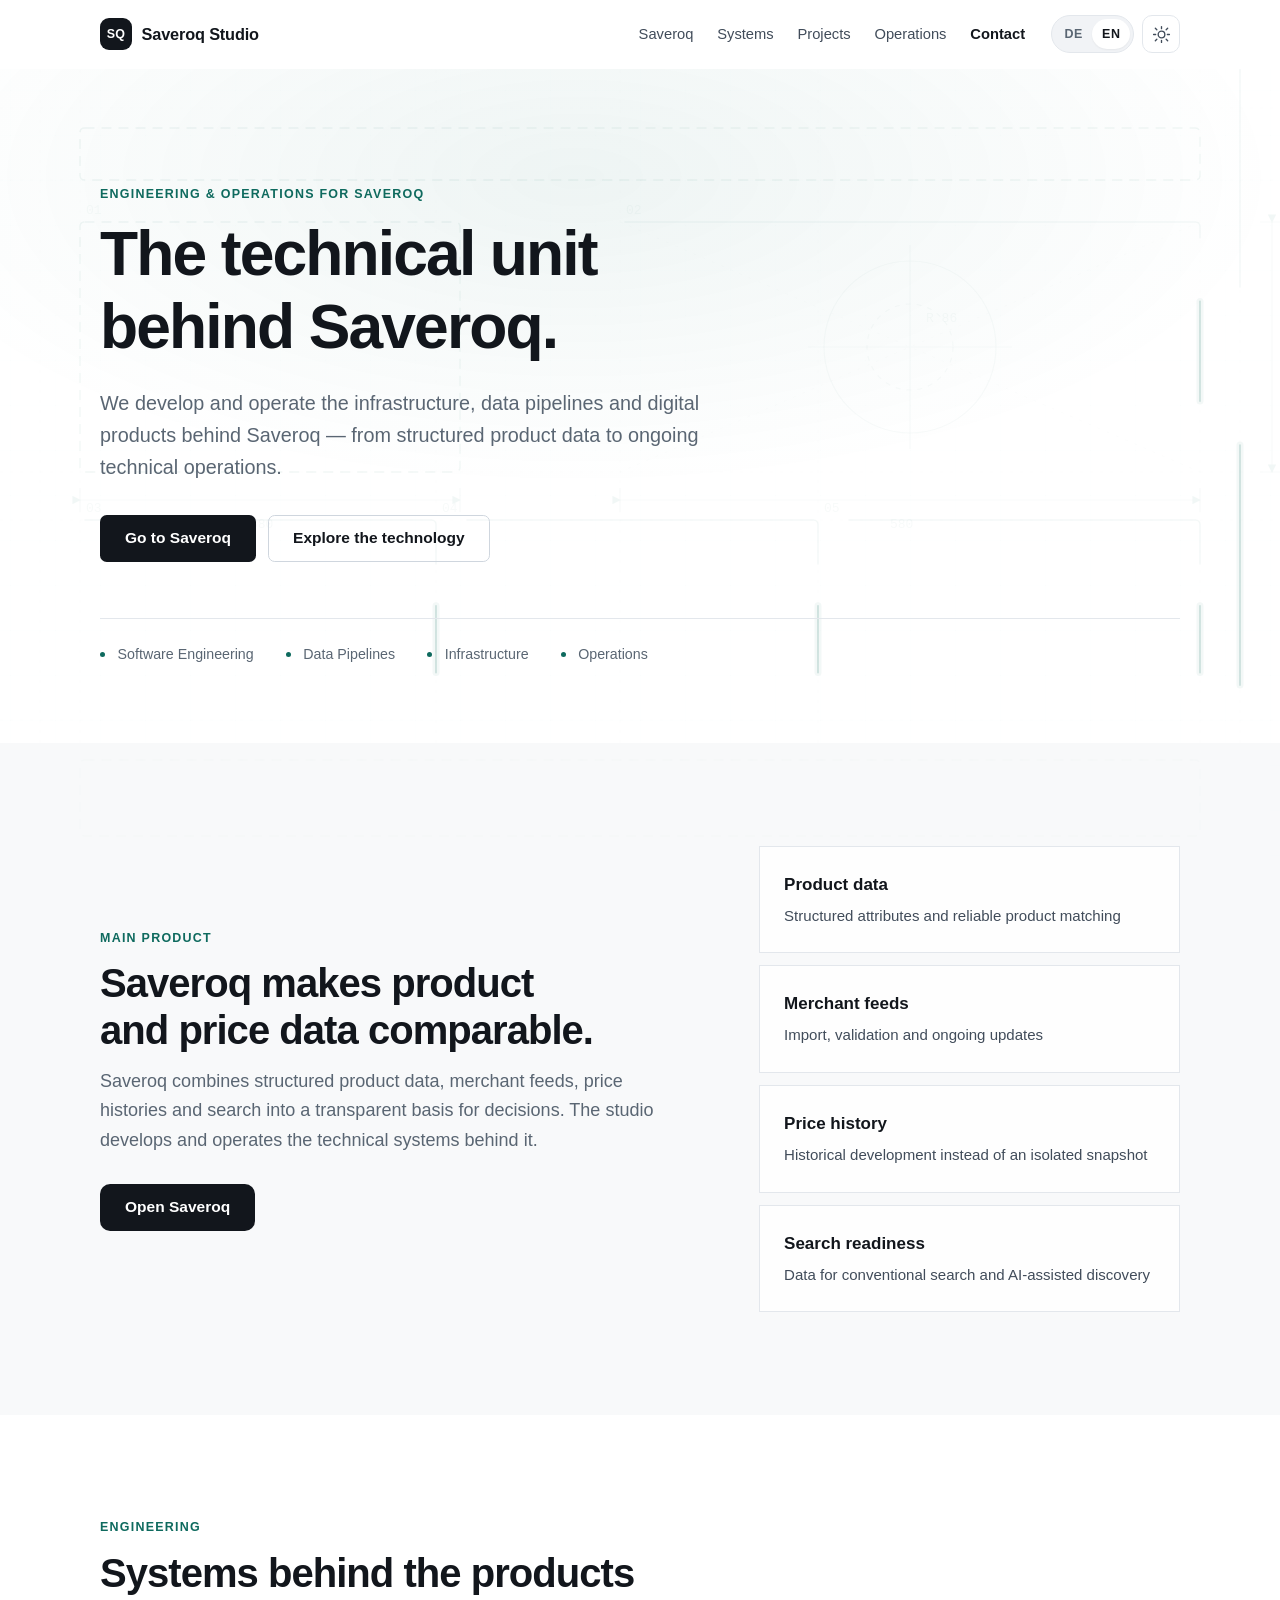
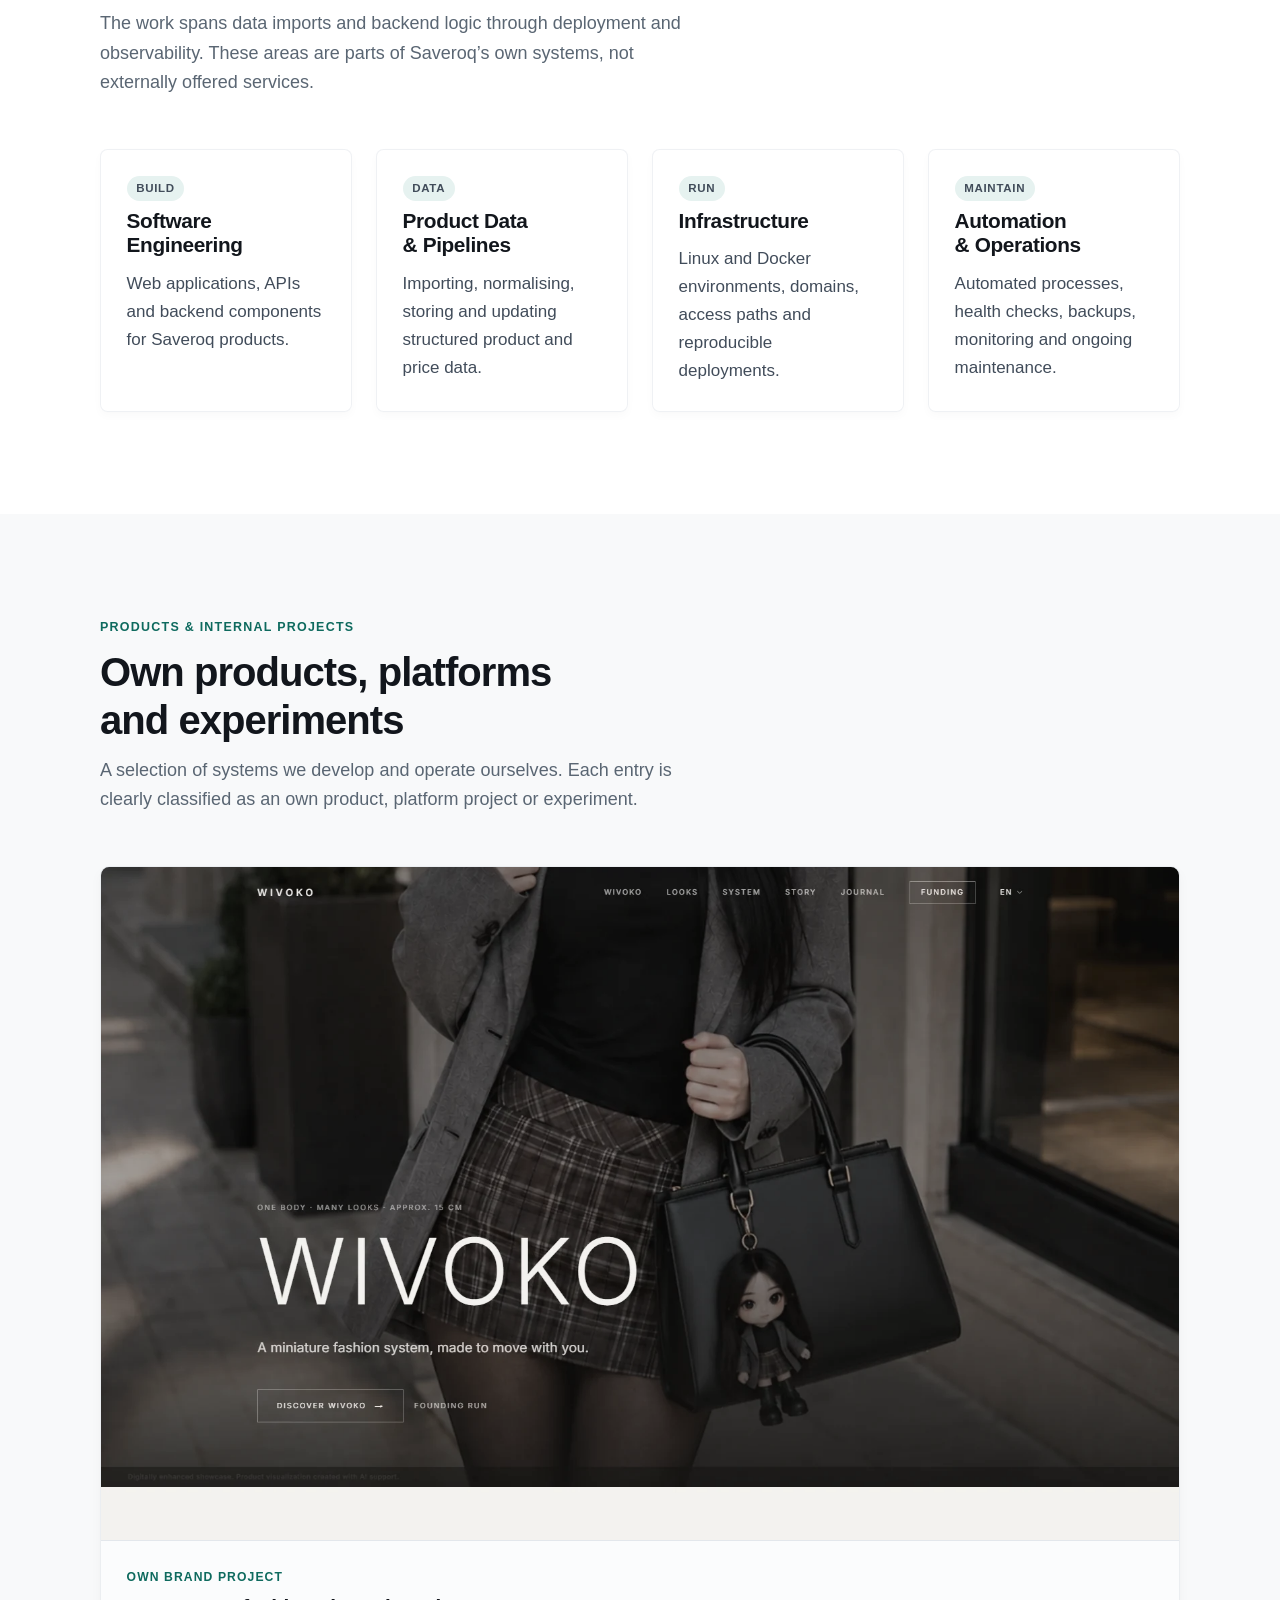
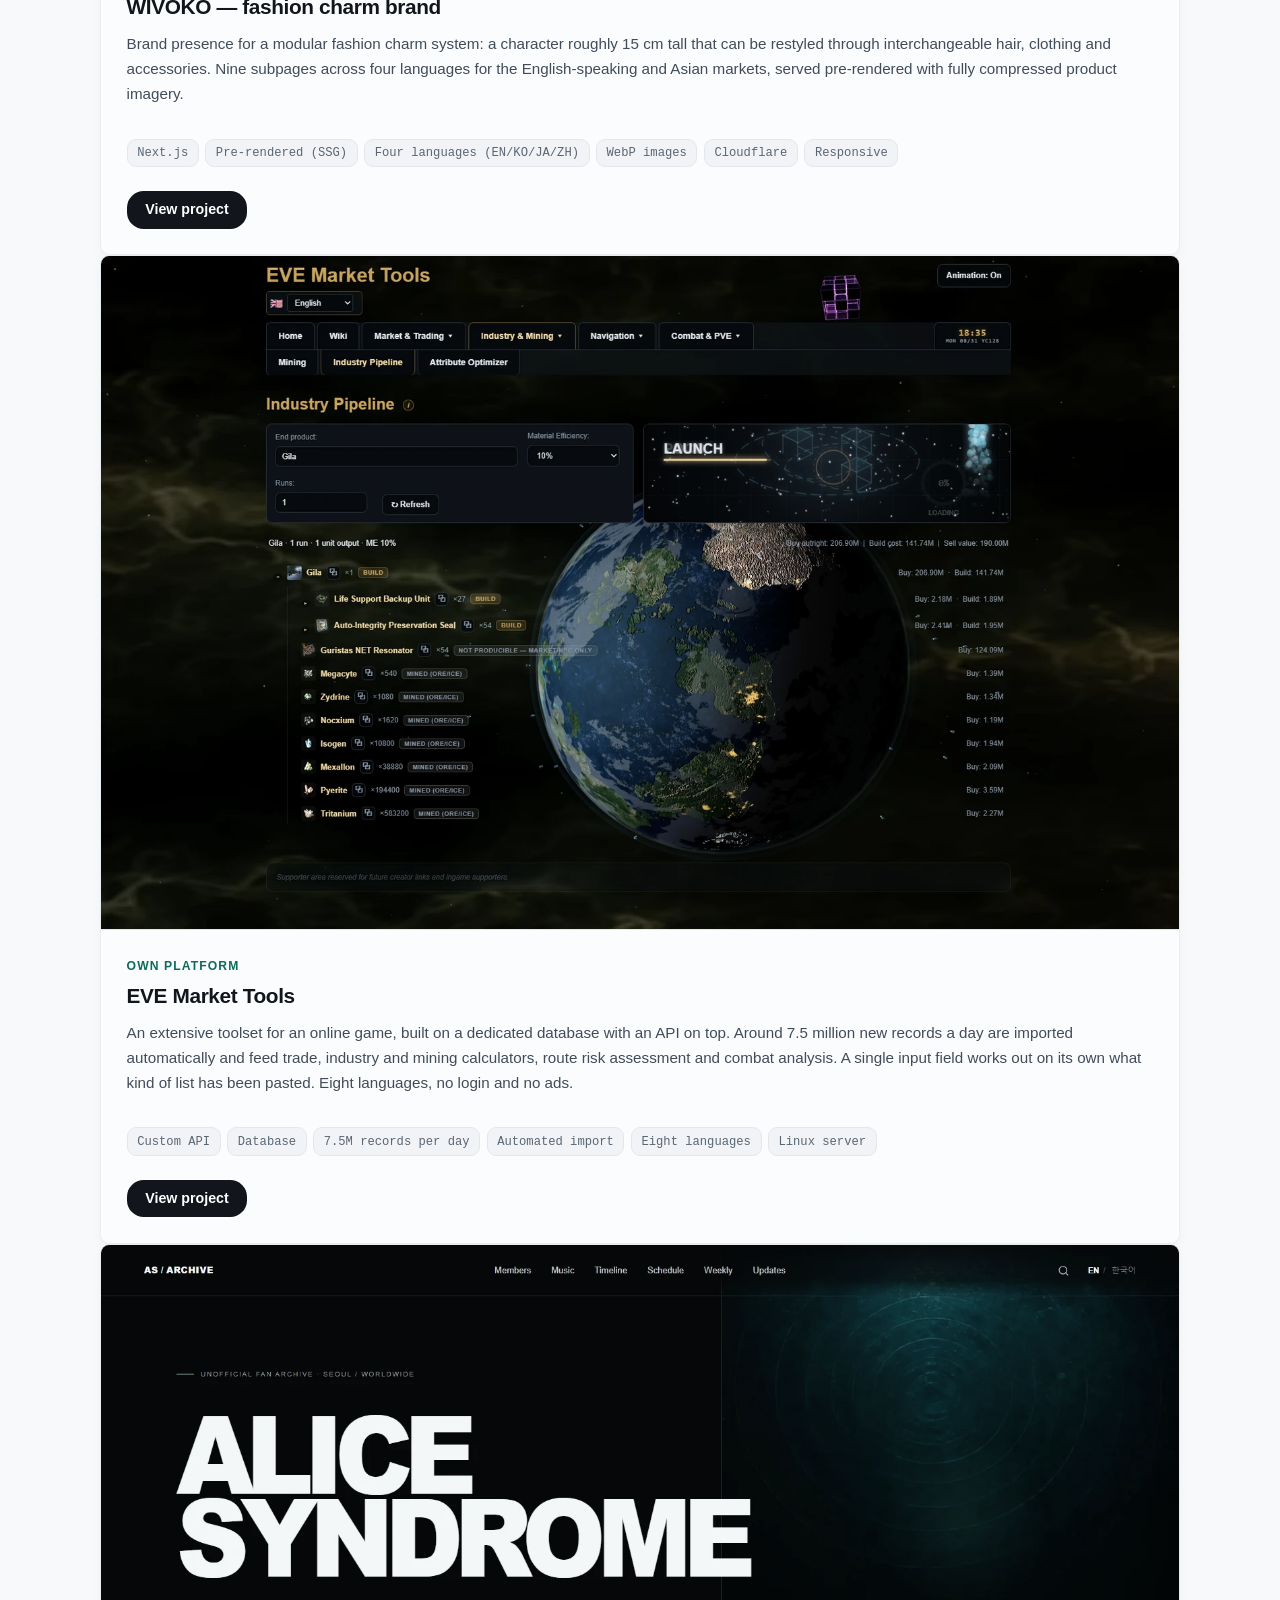
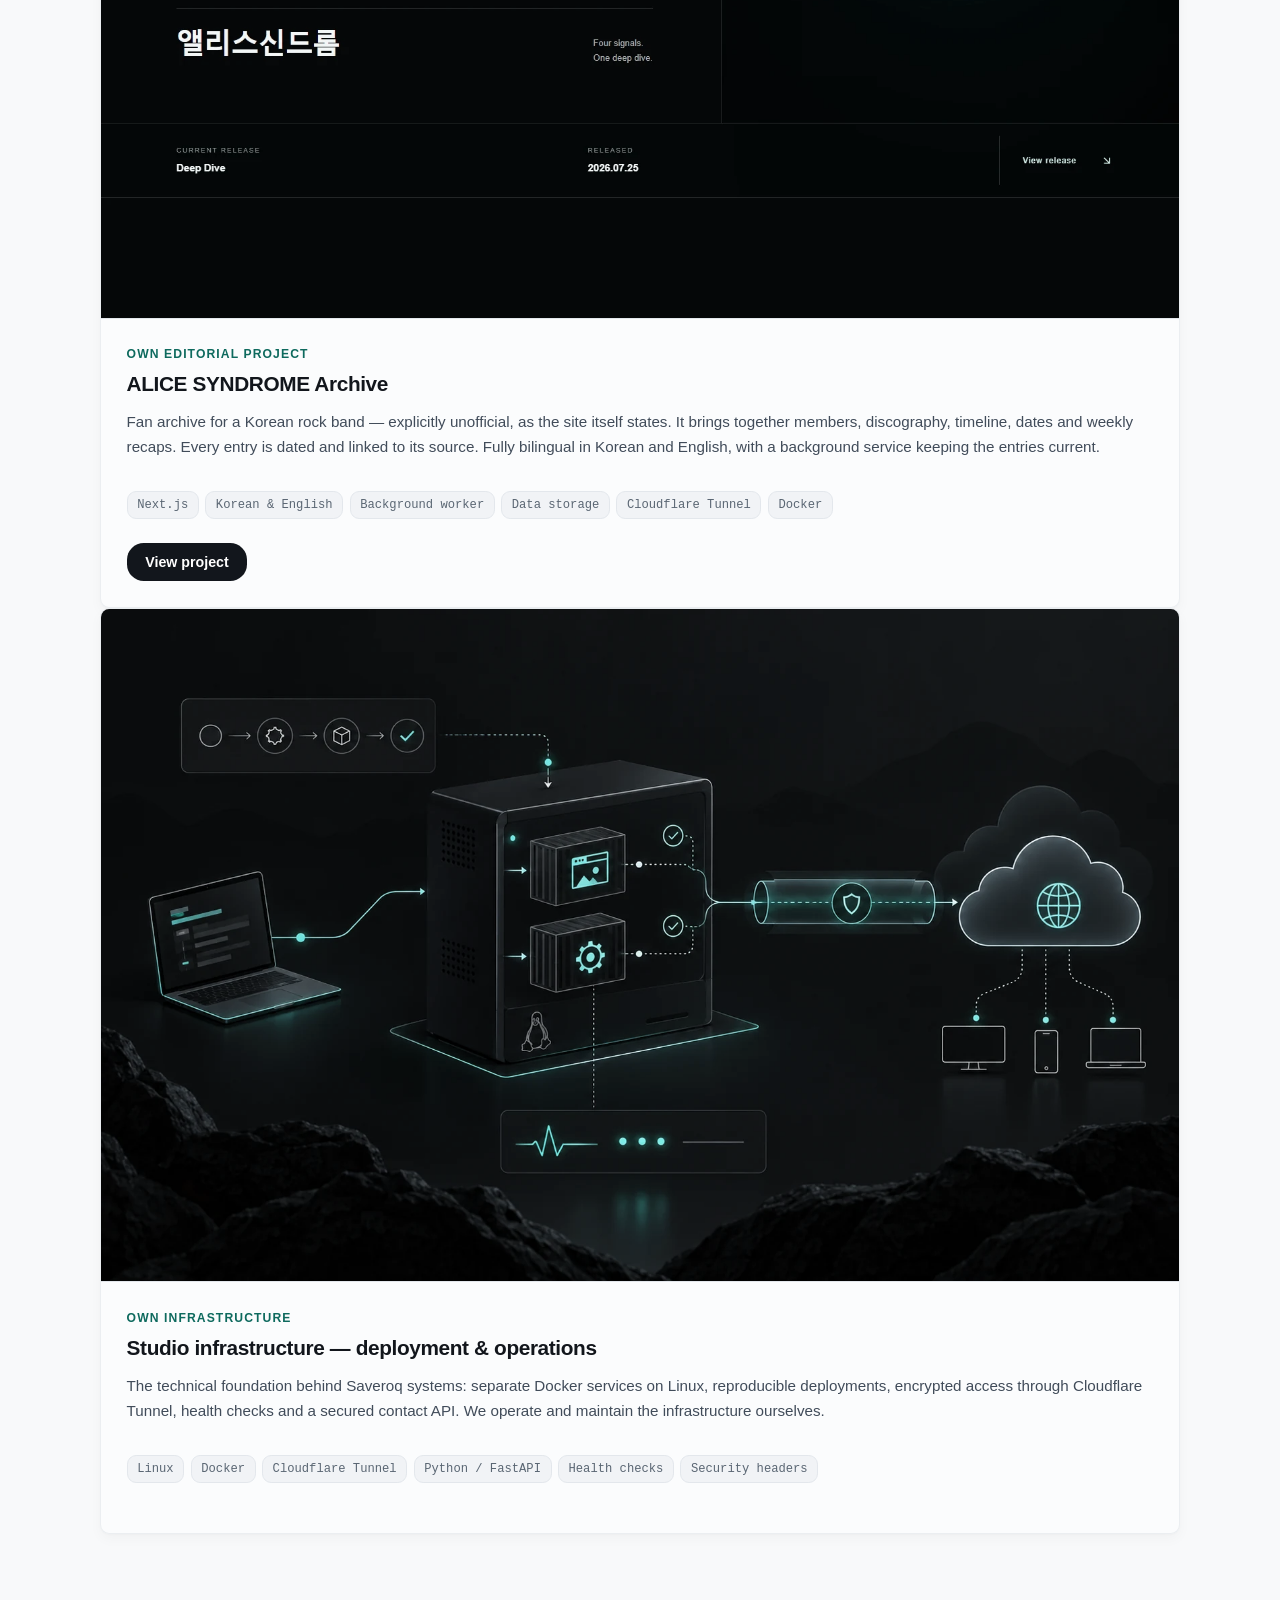
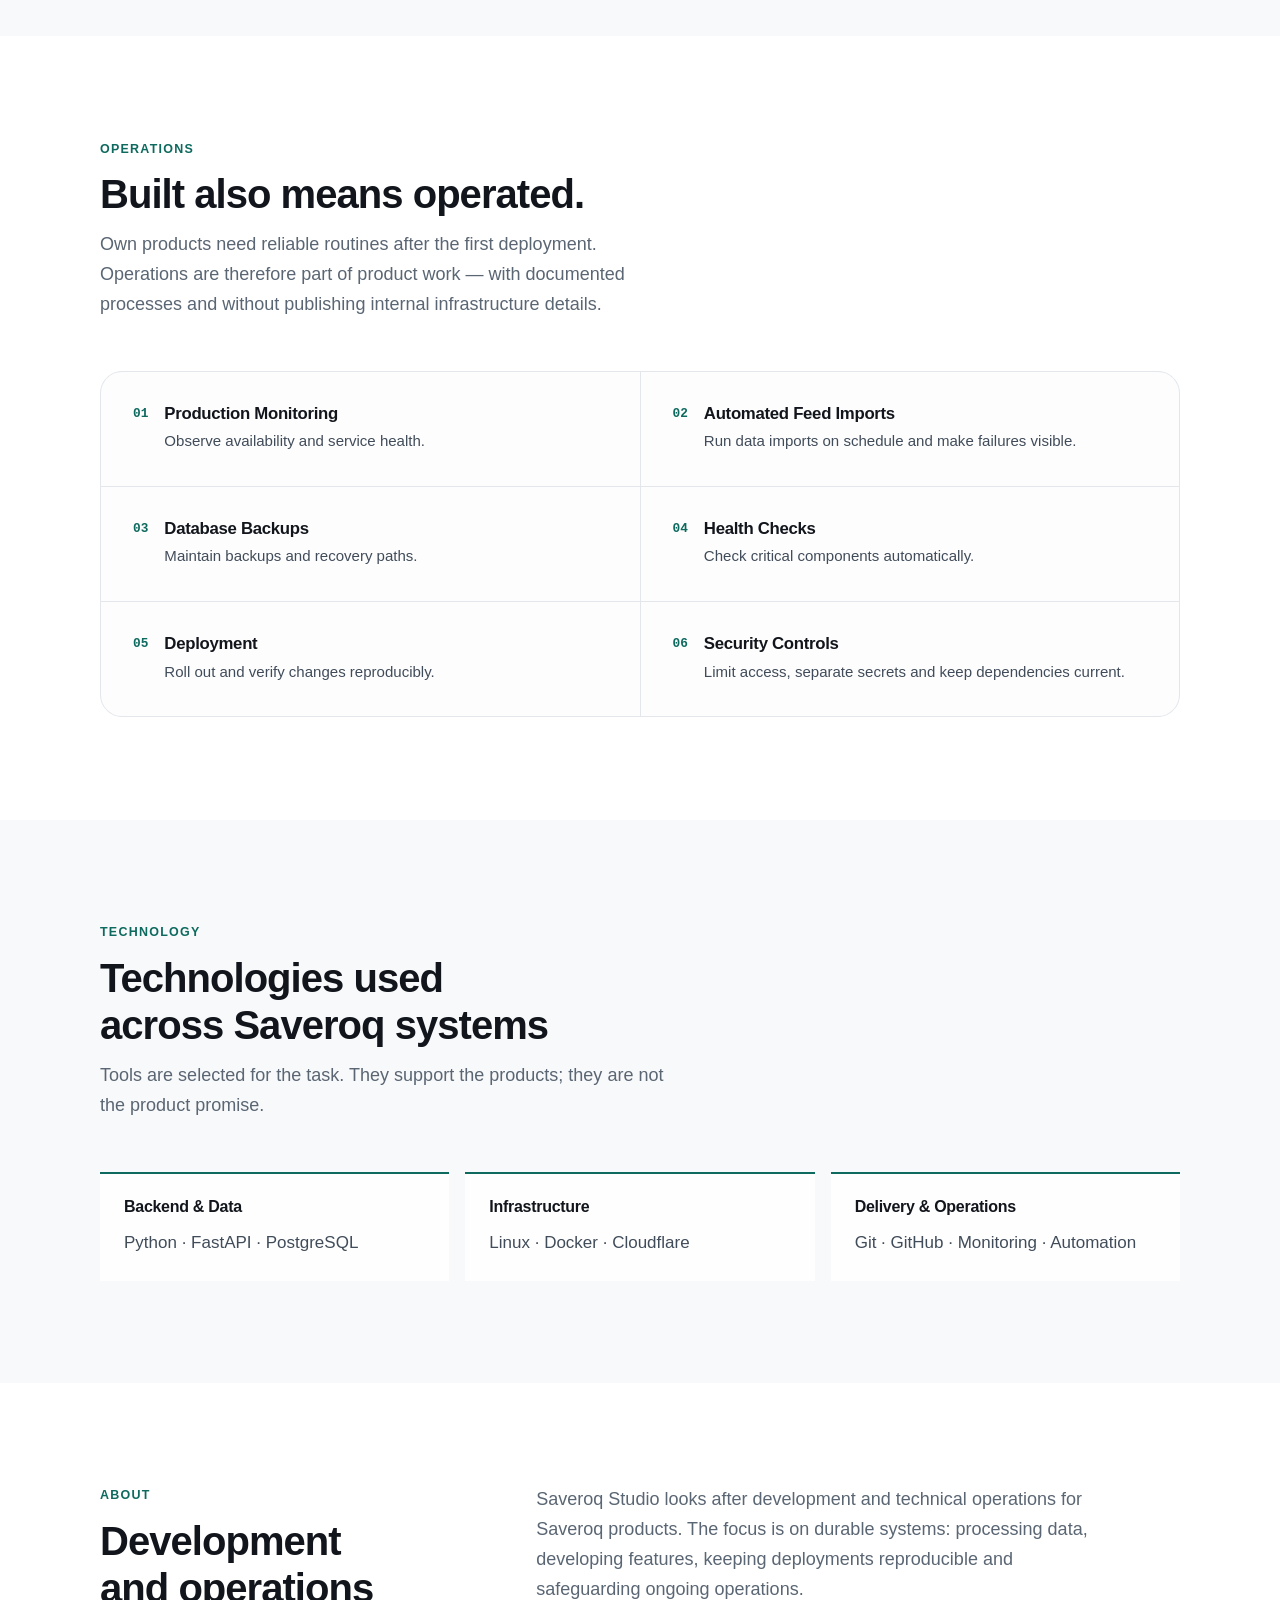
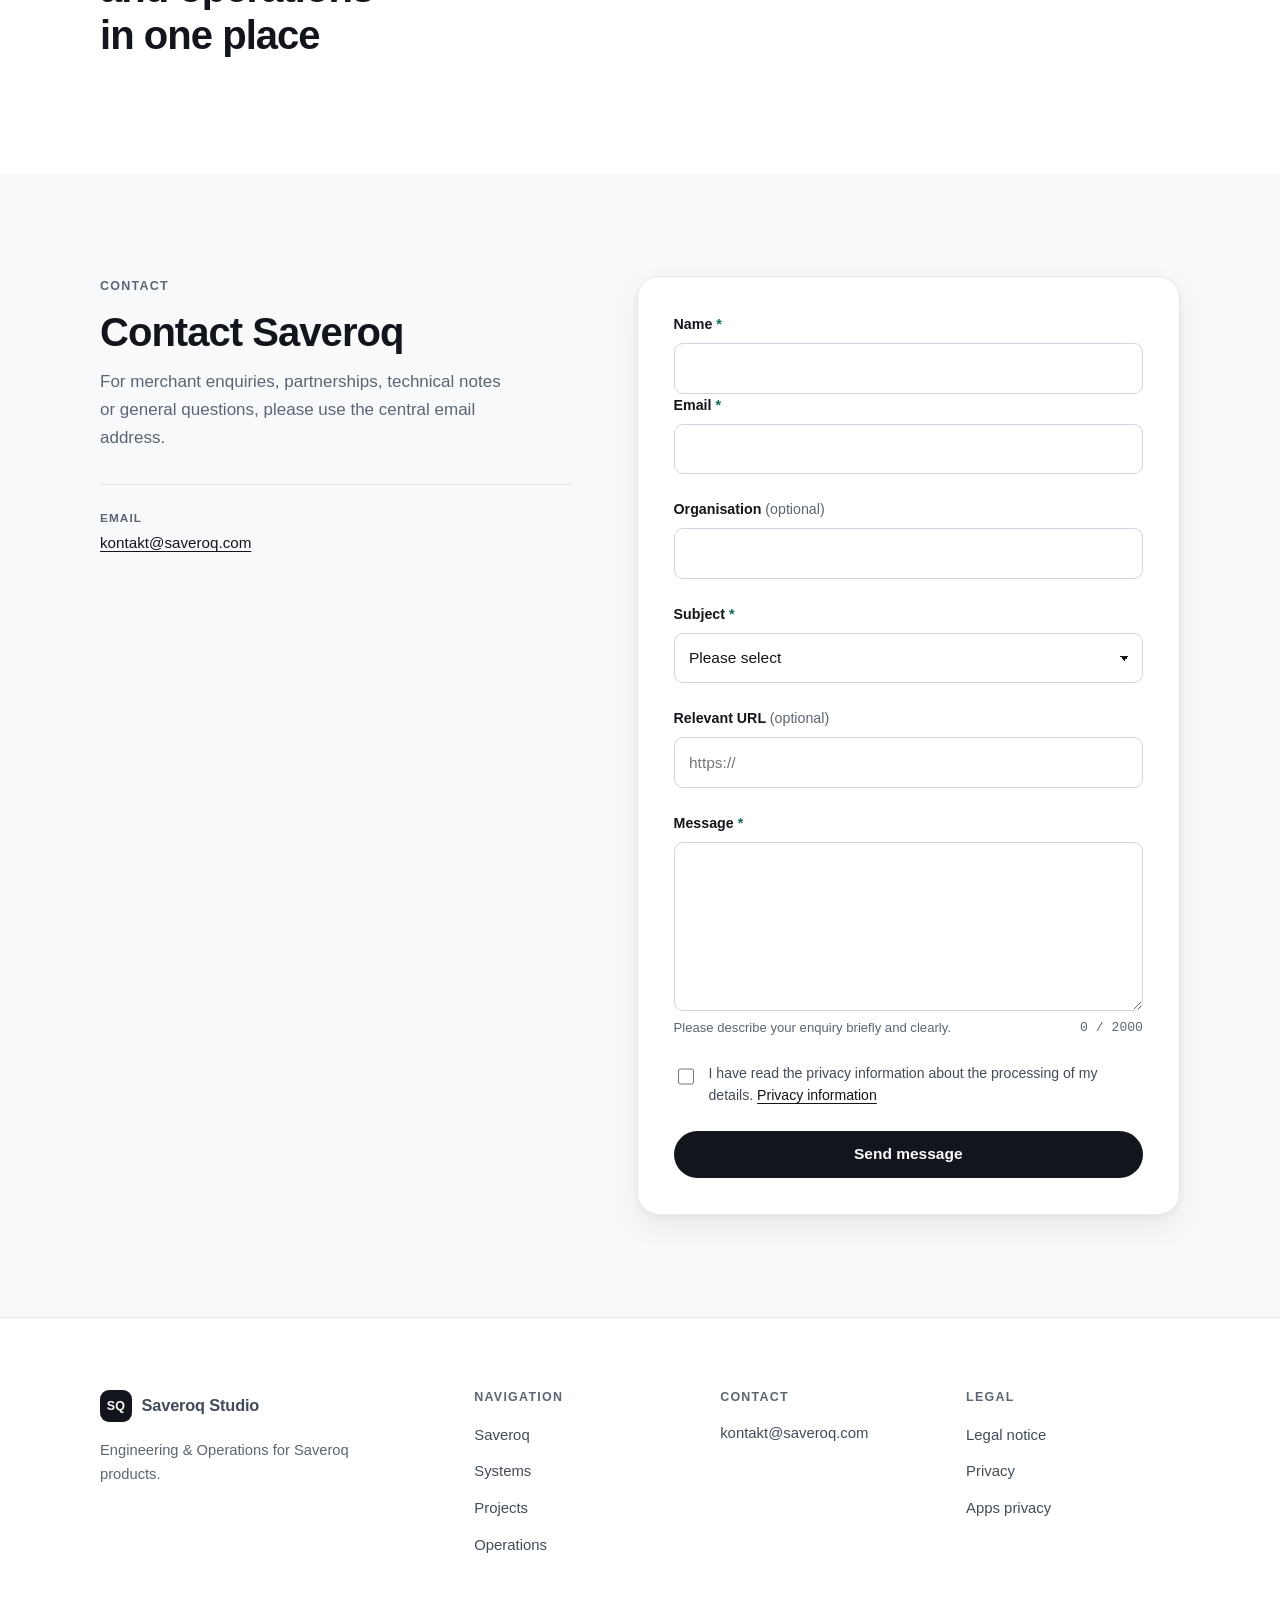
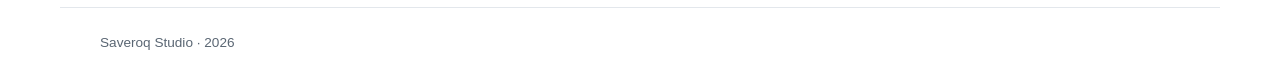
<file: index.html>
<!DOCTYPE html>
<html lang="de" data-theme="auto">
<head>
<meta charset="utf-8">
<meta name="viewport" content="width=device-width, initial-scale=1">

<!-- ============================================================
     SEO / Metadaten
     Die URLs zeigen auf die GitHub-Pages-Adresse dieses Repositories und
     sind startklar. Nur bei einer eigenen Domain umstellen — dafür gibt es
     scripts/domain-setzen.py, das alle betroffenen Dateien auf einmal ändert.
     ============================================================ -->
<title>Saveroq Studio — Engineering &amp; Operations</title>
<meta name="description" content="Saveroq Studio entwickelt, betreibt und pflegt die technischen Systeme, Datenpipelines und digitalen Produkte hinter Saveroq.">
<meta name="robots" content="index, follow">
<link rel="canonical" href="https://studio.saveroq.com/">

<meta property="og:type" content="website">
<meta property="og:locale" content="de_DE">
<meta property="og:locale:alternate" content="en_US">
<meta property="og:url" content="https://studio.saveroq.com/">
<meta property="og:title" content="Saveroq Studio — Engineering &amp; Operations">
<meta property="og:description" content="Die technische Einheit hinter Saveroq: Produktentwicklung, Datenpipelines, Infrastruktur und Betrieb.">
<!-- OpenGraph-Bild: derzeit eine schlichte Textgrafik. Kann jederzeit durch ein eigenes Motiv ersetzt werden, gleicher Dateiname. -->
<meta property="og:image" content="https://studio.saveroq.com/assets/images/og-image.png">
<meta property="og:image:width" content="1200">
<meta property="og:image:height" content="630">
<meta property="og:image:alt" content="Saveroq Studio">

<meta name="twitter:card" content="summary_large_image">
<meta name="twitter:title" content="Saveroq Studio — Engineering &amp; Operations">
<meta name="twitter:description" content="Produktentwicklung, Datenpipelines, Infrastruktur und Betrieb hinter Saveroq.">
<meta name="twitter:image" content="https://studio.saveroq.com/assets/images/og-image.png">

<meta name="theme-color" content="#ffffff" media="(prefers-color-scheme: light)">
<meta name="theme-color" content="#0e1116" media="(prefers-color-scheme: dark)">

<link rel="icon" href="assets/icons/favicon.svg" type="image/svg+xml">
<link rel="icon" href="favicon.ico" sizes="32x32"><!-- Fallback für ältere Browser -->
<link rel="apple-touch-icon" href="assets/icons/apple-touch-icon.png">
<link rel="stylesheet" href="css/styles.css?v=7ca849f4">

<!-- Strukturierte Daten zur technischen Einheit und ihrem Hauptprodukt. -->
<script type="application/ld+json">
{
  "@context": "https://schema.org",
  "@graph": [
    {
      "@type": "Organization",
      "@id": "https://studio.saveroq.com/#organization",
      "name": "Saveroq Studio",
      "url": "https://studio.saveroq.com/",
      "email": "kontakt@saveroq.com",
      "description": "Technische Einheit für Entwicklung und Betrieb der Saveroq-Produkte.",
      "address": {
        "@type": "PostalAddress",
        "streetAddress": "Siemensstraße 32",
        "postalCode": "90459",
        "addressLocality": "Nürnberg",
        "addressCountry": "DE"
      },
      "founder": {"@type": "Person", "name": "Björn Boldt"},
      "contactPoint": {
        "@type": "ContactPoint",
        "contactType": "general enquiries",
        "email": "kontakt@saveroq.com",
        "availableLanguage": ["de", "en"]
      }
    },
    {
      "@type": "WebApplication",
      "@id": "https://saveroq.com/#product",
      "name": "Saveroq",
      "url": "https://saveroq.com/",
      "description": "Produkt- und Preisvergleich mit strukturierten Produktdaten, Preisverlauf und Produktsuche.",
      "creator": {"@id": "https://studio.saveroq.com/#organization"}
    }
  ]
}
</script>
</head>

<body data-title-key="meta.title" data-desc-key="meta.description">
<a class="skip-link" href="#main" data-i18n="a11y.skip">Zum Inhalt springen</a>

<!-- ==================================================================
     HINTERGRUND-GRAFIK — vom technischen Riss zur fertigen Website
     ------------------------------------------------------------------
     WICHTIG ZUM VERSTÄNDNIS:
     Das sind KEINE mehreren Bilder, die abwechselnd eingeblendet werden.
     Es ist EIN Browserfenster mit EINER Website darin. Jedes Element
     behält seine Position über den gesamten Scrollweg und verwandelt
     sich an Ort und Stelle:

       Raster + Bemaßung
         -> ein Lichtpunkt zeichnet die Umrisse nach
         -> Flächen füllen sich, Ecken runden sich
         -> Inhalte erscheinen (Logo, Navigation, Text, Bild, Karten)
         -> am Ende steht eine vollständige Website

     Gesteuert wird alles über eine einzige Zahl: --p (0 = Anfang der
     Seite, 1 = Ende). Die Zeitfenster stehen in css/styles.css,
     Abschnitt 15 — dort lässt sich das Tempo ändern, ohne dieses SVG
     anzufassen.

     Rein dekorativ: aria-hidden, nicht anklickbar, liegt hinter allem.
     Deckkraft über --art-opacity. Siehe Warnhinweis im README.
     ================================================================== -->
<div class="bg-art" id="bg-art" aria-hidden="true">
  <svg viewBox="0 0 1440 900" preserveAspectRatio="xMidYMid slice" focusable="false">

    <defs>
      <pattern id="artGrid" width="45" height="45" patternUnits="userSpaceOnUse">
        <path d="M45 0H0v45" fill="none" stroke="var(--art-line)" stroke-width="1" stroke-opacity=".24"/>
      </pattern>
      <marker id="artArrow" viewBox="0 0 10 10" refX="9" refY="5"
              markerWidth="7" markerHeight="7" orient="auto">
        <path d="M0 0l10 5-10 5z" fill="var(--art-line)"/>
      </marker>
      <radialGradient id="artOrb" cx="50%" cy="50%" r="50%">
        <stop offset="0" stop-color="var(--art-line)" stop-opacity=".5"/>
        <stop offset="1" stop-color="var(--art-line)" stop-opacity="0"/>
      </radialGradient>
    </defs>

    <!-- ========== ZULETZT: weicher Grund hinter allem ================ -->
    <g class="art-soft">
      <circle cx="1080" cy="330" r="330" fill="url(#artOrb)"/>
      <circle cx="300" cy="700" r="260" fill="url(#artOrb)"/>
    </g>

    <!-- ========== ZUERST: Millimeterraster ========================== -->
    <rect class="art-grid" width="1440" height="900" fill="url(#artGrid)"/>

    <!-- ========== ZUERST: Konstruktions- und Anrisslinien =========== -->
    <g class="art-construct" fill="none" stroke="var(--art-line)"
       stroke-width="1" stroke-opacity=".22" stroke-dasharray="3 7">
      <path d="M0 108h1440M0 180h1440M0 472h1440M0 520h1440M0 720h1440M0 760h1440"/>
      <path d="M120 0v900M160 0v900M700 0v900M1280 0v900M1320 0v900M516 0v900M898 0v900"/>
      <path d="M700 222l580 250M1280 222L700 472"/>
    </g>

    <!-- ========== ZUERST: Bemaßung ================================== -->
    <g class="art-dim" fill="none" stroke="var(--art-line)"
       stroke-width="1.2" stroke-opacity=".5">
      <path d="M160 500h380" marker-start="url(#artArrow)" marker-end="url(#artArrow)"/>
      <path d="M160 488v24M540 488v24"/>
      <path d="M700 500h580" marker-start="url(#artArrow)" marker-end="url(#artArrow)"/>
      <path d="M700 488v24M1280 488v24"/>
      <path d="M1352 222v250" marker-start="url(#artArrow)" marker-end="url(#artArrow)"/>
      <path d="M1340 222h24M1340 472h24"/>
      <path d="M120 34h1200" marker-start="url(#artArrow)" marker-end="url(#artArrow)"/>
      <path d="M120 22v24M1320 22v24"/>
      <circle cx="990" cy="347" r="86"/>
      <circle cx="990" cy="347" r="43" stroke-dasharray="5 6"/>
      <path d="M888 347h204M990 245v204"/>
    </g>

    <g class="art-dim" fill="var(--art-line)" fill-opacity=".55"
       font-family="ui-monospace, Consolas, monospace" font-size="13">
      <text x="330" y="528">380</text>
      <text x="970" y="528">580</text>
      <text x="1370" y="352">250</text>
      <text x="700" y="24">1200</text>
      <text x="1006" y="322">R 86</text>
      <text x="126" y="52">00</text>
      <text x="166" y="214">01</text>
      <text x="706" y="214">02</text>
      <text x="166" y="512">03</text>
      <text x="522" y="512">04</text>
      <text x="904" y="512">05</text>
    </g>

    <!-- ========== ENTWURFSUMRISSE (verschwinden) ====================
         Auch die reinen Layout-Bereiche, die es in der fertigen Seite
         nicht mehr als sichtbaren Kasten gibt.                        -->
    <g class="art-dashed art-round" fill="none" stroke="var(--art-line)"
       stroke-width="1.4" stroke-opacity=".55" stroke-dasharray="10 7">
      <rect x="160" y="222" width="380" height="250"/>
      <rect x="160" y="128" width="1120" height="52"/>
      <rect x="160" y="760" width="1120" height="76"/>
    </g>

    <!-- ========== DER LICHTPUNKT ====================================
         Läuft die Umrisse entlang und zieht die feste Linie hinter
         sich her. Zwei Striche übereinander: ein breiter, weicher
         Schein und ein schmaler, heller Kern.

         pathLength="100" normiert jeden Umriss auf 100 Einheiten —
         dadurch laufen alle Rahmen im Gleichschritt, unabhängig davon,
         wie groß sie tatsächlich sind.                                -->
    <g class="art-spark" fill="none" stroke="var(--art-line)"
       stroke-width="7" stroke-opacity=".3" stroke-linecap="round">
      <rect x="120" y="56" width="1200" height="800" pathLength="100"/>
      <rect x="700" y="222" width="580" height="250" pathLength="100"/>
      <rect x="160" y="520" width="356" height="200" pathLength="100"/>
      <rect x="542" y="520" width="356" height="200" pathLength="100"/>
      <rect x="924" y="520" width="356" height="200" pathLength="100"/>
    </g>
    <g class="art-spark" fill="none" stroke="var(--art-line)"
       stroke-width="1.8" stroke-opacity="1" stroke-linecap="round">
      <rect x="120" y="56" width="1200" height="800" pathLength="100"/>
      <rect x="700" y="222" width="580" height="250" pathLength="100"/>
      <rect x="160" y="520" width="356" height="200" pathLength="100"/>
      <rect x="542" y="520" width="356" height="200" pathLength="100"/>
      <rect x="924" y="520" width="356" height="200" pathLength="100"/>
    </g>

    <!-- ========== DIE FESTE LINIE ===================================
         Zeichnet sich hinter dem Lichtpunkt her auf (stroke-dashoffset
         in css/styles.css). Nur die Rahmen, die es in der fertigen
         Website wirklich gibt.                                        -->
    <g class="art-draw art-round" fill="none" stroke="var(--art-line)"
       stroke-width="1.5" stroke-opacity=".5">
      <rect x="120" y="56" width="1200" height="800" pathLength="100"/>
      <rect x="700" y="222" width="580" height="250" pathLength="100"/>
      <rect x="160" y="520" width="356" height="200" pathLength="100"/>
      <rect x="542" y="520" width="356" height="200" pathLength="100"/>
      <rect x="924" y="520" width="356" height="200" pathLength="100"/>
    </g>

    <!-- ========== DIE FLÄCHEN ======================================= -->
    <g class="art-fill art-round">
      <rect x="120" y="56" width="1200" height="800" fill="var(--art-line)" fill-opacity=".05"/>
      <rect x="700" y="222" width="580" height="250" fill="var(--art-line)" fill-opacity=".16"/>
      <rect x="160" y="520" width="356" height="200" fill="var(--art-line)" fill-opacity=".12"/>
      <rect x="542" y="520" width="356" height="200" fill="var(--art-line)" fill-opacity=".12"/>
      <rect x="924" y="520" width="356" height="200" fill="var(--art-line)" fill-opacity=".12"/>
    </g>

    <!-- ========== BROWSERFENSTER ====================================
         Das Detail, das aus abstrakten Kästen eine Website macht.     -->
    <g class="art-chrome" fill="var(--art-line)">
      <path d="M120 108h1200" stroke="var(--art-line)" stroke-opacity=".4" stroke-width="1.5"/>
      <g fill-opacity=".35">
        <circle cx="154" cy="82" r="7"/>
        <circle cx="178" cy="82" r="7"/>
        <circle cx="202" cy="82" r="7"/>
      </g>
      <rect x="240" y="70" width="420" height="24" rx="12" fill-opacity=".14"/>
      <rect x="256" y="79" width="150" height="6" rx="3" fill-opacity=".3"/>
    </g>

    <!-- ========== DIE FERTIGE WEBSITE ===============================
         Logo, Navigation, Schaltfläche, Überschrift, Fließtext, Bild
         mit Motiv, drei Karten mit Symbol und Textzeilen, Fußzeile
         mit Spalten. Verschiedene Deckkraften erzeugen die Hierarchie,
         die eine echte Seite ausmacht.                                -->
    <g class="art-content" fill="var(--art-line)">

      <!-- Kopfzeile: Logo, Wortmarke, drei Menüpunkte, Schaltfläche -->
      <rect x="160" y="139" width="30" height="30" rx="9" fill-opacity=".5"/>
      <rect x="200" y="147" width="86" height="14" rx="7" fill-opacity=".42"/>
      <g fill-opacity=".26">
        <rect x="852" y="149" width="66" height="11" rx="5.5"/>
        <rect x="936" y="149" width="54" height="11" rx="5.5"/>
        <rect x="1008" y="149" width="60" height="11" rx="5.5"/>
      </g>
      <rect x="1150" y="139" width="130" height="31" rx="15.5" fill-opacity=".5"/>

      <!-- Hero: Auszeichner, zwei Überschriftzeilen, Text, zwei Knöpfe -->
      <rect x="160" y="238" width="104" height="10" rx="5" fill-opacity=".5"/>
      <g fill-opacity=".36">
        <rect x="160" y="268" width="368" height="25" rx="7"/>
        <rect x="160" y="305" width="268" height="25" rx="7"/>
      </g>
      <g fill-opacity=".2">
        <rect x="160" y="352" width="356" height="12" rx="6"/>
        <rect x="160" y="376" width="300" height="12" rx="6"/>
        <rect x="160" y="400" width="222" height="12" rx="6"/>
      </g>
      <rect x="160" y="430" width="152" height="42" rx="21" fill-opacity=".48"/>
      <rect x="328" y="430" width="132" height="42" rx="21" fill-opacity="0"
            stroke="var(--art-line)" stroke-opacity=".38" stroke-width="1.5"/>

      <!-- Bildbereich mit Motiv: Sonne und Bergzug -->
      <g class="art-photo">
        <circle cx="850" cy="300" r="26" fill-opacity=".34"/>
        <path d="M700 472l160-150 96 90 74-64 250 124v0z" fill-opacity=".26"/>
        <path d="M700 472l232-116 348 116z" fill-opacity=".36"/>
      </g>

      <!-- Drei Karten: Symbol, Titel, zwei Textzeilen, Weiterlink -->
      <g fill-opacity=".42">
        <rect x="188" y="548" width="42" height="42" rx="12"/>
        <rect x="570" y="548" width="42" height="42" rx="12"/>
        <rect x="952" y="548" width="42" height="42" rx="12"/>
      </g>
      <g fill-opacity=".3">
        <rect x="188" y="612" width="176" height="16" rx="8"/>
        <rect x="570" y="612" width="176" height="16" rx="8"/>
        <rect x="952" y="612" width="176" height="16" rx="8"/>
      </g>
      <g fill-opacity=".17">
        <rect x="188" y="644" width="290" height="10" rx="5"/>
        <rect x="188" y="666" width="232" height="10" rx="5"/>
        <rect x="570" y="644" width="290" height="10" rx="5"/>
        <rect x="570" y="666" width="232" height="10" rx="5"/>
        <rect x="952" y="644" width="290" height="10" rx="5"/>
        <rect x="952" y="666" width="232" height="10" rx="5"/>
      </g>
      <g fill-opacity=".34">
        <rect x="188" y="694" width="72" height="9" rx="4.5"/>
        <rect x="570" y="694" width="72" height="9" rx="4.5"/>
        <rect x="952" y="694" width="72" height="9" rx="4.5"/>
      </g>

      <!-- Fußzeile: Trennlinie, Wortmarke, drei Linkspalten -->
      <path d="M160 760h1120" stroke="var(--art-line)" stroke-opacity=".3" stroke-width="1.5"/>
      <rect x="160" y="784" width="24" height="24" rx="7" fill-opacity=".4"/>
      <rect x="192" y="790" width="76" height="12" rx="6" fill-opacity=".3"/>
      <g fill-opacity=".16">
        <rect x="880" y="784" width="86" height="9" rx="4.5"/>
        <rect x="880" y="802" width="66" height="9" rx="4.5"/>
        <rect x="880" y="820" width="74" height="9" rx="4.5"/>
        <rect x="1020" y="784" width="86" height="9" rx="4.5"/>
        <rect x="1020" y="802" width="66" height="9" rx="4.5"/>
        <rect x="1020" y="820" width="74" height="9" rx="4.5"/>
        <rect x="1160" y="784" width="86" height="9" rx="4.5"/>
        <rect x="1160" y="802" width="66" height="9" rx="4.5"/>
        <rect x="1160" y="820" width="74" height="9" rx="4.5"/>
      </g>
    </g>
  </svg>
</div>

<!-- ==================================================================
     HEADER / NAVIGATION
     ================================================================== -->
<header class="site-header" id="site-header">
  <div class="container header-inner">
    <a class="brand" href="#top" aria-label="SQ Saveroq Studio"><span class="brand-mark" aria-hidden="true" data-site="initials">SQ</span><span class="brand-name" data-site="name">Saveroq Studio</span></a>
    <nav class="nav-desktop" aria-label="Hauptnavigation" data-i18n-attr="aria-label:a11y.mainNav"><ul>
      <li><a href="#saveroq" data-i18n="nav.saveroq">Saveroq</a></li><li><a href="#systeme" data-i18n="nav.systems">Systeme</a></li><li><a href="#projekte" data-i18n="nav.projects">Projekte</a></li><li><a href="#betrieb" data-i18n="nav.operations">Betrieb</a></li><li><a href="#kontakt" data-i18n="nav.contact">Kontakt</a></li>
    </ul></nav>
    <div class="header-tools">
      <div class="lang-switch" role="group" aria-label="Sprache wählen" data-i18n-attr="aria-label:a11y.langGroup"><button type="button" class="lang-btn" data-lang="de" aria-pressed="true" lang="de">DE</button><button type="button" class="lang-btn" data-lang="en" aria-pressed="false" lang="en">EN</button></div>
      <button type="button" class="icon-btn" id="theme-toggle" aria-label="Farbschema wechseln" data-i18n-attr="aria-label:a11y.theme"><svg class="icon icon-sun" viewBox="0 0 24 24" aria-hidden="true"><circle cx="12" cy="12" r="4.2"/><path d="M12 2v2.6M12 19.4V22M4.2 4.2l1.9 1.9M17.9 17.9l1.9 1.9M2 12h2.6M19.4 12H22M4.2 19.8l1.9-1.9M17.9 6.1l1.9-1.9"/></svg><svg class="icon icon-moon" viewBox="0 0 24 24" aria-hidden="true"><path d="M20 14.2A8.2 8.2 0 0 1 9.8 4a8.4 8.4 0 1 0 10.2 10.2z"/></svg></button>
      <button type="button" class="icon-btn nav-toggle" id="nav-toggle" aria-expanded="false" aria-controls="nav-mobile" aria-label="Menü öffnen" data-i18n-attr="aria-label:a11y.menu"><svg class="icon icon-burger" viewBox="0 0 24 24" aria-hidden="true"><path d="M4 7h16M4 12h16M4 17h16"/></svg><svg class="icon icon-close" viewBox="0 0 24 24" aria-hidden="true"><path d="M6 6l12 12M18 6L6 18"/></svg></button>
    </div>
  </div>
  <nav class="nav-mobile" id="nav-mobile" aria-label="Mobile Navigation" hidden data-i18n-attr="aria-label:a11y.mobileNav"><ul class="container"><li><a href="#saveroq" data-i18n="nav.saveroq">Saveroq</a></li><li><a href="#systeme" data-i18n="nav.systems">Systeme</a></li><li><a href="#projekte" data-i18n="nav.projects">Projekte</a></li><li><a href="#betrieb" data-i18n="nav.operations">Betrieb</a></li><li><a href="#kontakt" data-i18n="nav.contact">Kontakt</a></li></ul></nav>
</header>
<main id="main">
  <section class="hero" id="top">
    <div class="container">
      <p class="eyebrow reveal" data-i18n="hero.eyebrow">Engineering &amp; Operations for Saveroq</p>
      <h1 class="hero-title reveal" data-i18n="hero.title">Die technische Einheit hinter Saveroq.</h1>
      <p class="hero-sub reveal" data-i18n="hero.sub">Wir entwickeln und betreiben die Infrastruktur, Datenpipelines und digitalen Produkte hinter Saveroq – von strukturierten Produktdaten bis zum laufenden technischen Betrieb.</p>
      <div class="hero-actions reveal">
        <a class="btn btn-primary" href="https://saveroq.com/" target="_blank" rel="noopener" data-i18n="hero.cta1">Zu Saveroq</a>
        <a class="btn btn-ghost" href="#systeme" data-i18n="hero.cta2">Technik ansehen</a>
      </div>
      <ul class="trust-row reveal" aria-label="Technische Schwerpunkte" data-i18n-attr="aria-label:a11y.focus">
        <li data-i18n="hero.trust1">Software Engineering</li><li data-i18n="hero.trust2">Data Pipelines</li><li data-i18n="hero.trust3">Infrastructure</li><li data-i18n="hero.trust4">Operations</li>
      </ul>
    </div>
  </section>

  <section class="section section-alt" id="saveroq" aria-labelledby="saveroq-h">
    <div class="container product-spotlight reveal">
      <div class="product-copy">
        <p class="section-kicker" data-i18n="saveroq.kicker">Hauptprodukt</p>
        <h2 id="saveroq-h" data-i18n="saveroq.title">Saveroq macht Produkt- und Preisdaten vergleichbar.</h2>
        <p class="section-lead" data-i18n="saveroq.lead">Saveroq verbindet strukturierte Produktdaten, Händlerfeeds, Preisverläufe und Suche zu einer nachvollziehbaren Entscheidungsgrundlage. Das Studio entwickelt und betreibt die technischen Systeme dahinter.</p>
        <a class="btn btn-primary" href="https://saveroq.com/" target="_blank" rel="noopener" data-i18n="saveroq.cta">Saveroq öffnen</a>
      </div>
      <ul class="product-facts" aria-label="Saveroq Funktionen" data-i18n-attr="aria-label:a11y.productFacts">
        <li><strong data-i18n="saveroq.fact1.title">Produktdaten</strong><span data-i18n="saveroq.fact1.text">Strukturierte Merkmale und belastbare Zuordnungen</span></li>
        <li><strong data-i18n="saveroq.fact2.title">Händlerfeeds</strong><span data-i18n="saveroq.fact2.text">Import, Prüfung und laufende Aktualisierung</span></li>
        <li><strong data-i18n="saveroq.fact3.title">Preisverlauf</strong><span data-i18n="saveroq.fact3.text">Historische Entwicklung statt isolierter Momentaufnahme</span></li>
        <li><strong data-i18n="saveroq.fact4.title">Search Readiness</strong><span data-i18n="saveroq.fact4.text">Daten für klassische Suche und AI-gestützte Auffindbarkeit</span></li>
      </ul>
    </div>
  </section>

  <section class="section" id="systeme" aria-labelledby="systeme-h">
    <div class="container">
      <header class="section-head reveal">
        <p class="section-kicker" data-i18n="systems.kicker">Engineering</p>
        <h2 id="systeme-h" data-i18n="systems.title">Systeme hinter den Produkten</h2>
        <p class="section-lead" data-i18n="systems.lead">Die Arbeit reicht von Datenimporten und Backend-Logik bis zu Deployment und Beobachtbarkeit. Diese Bereiche sind Bestandteile der eigenen Saveroq-Systeme, keine extern angebotenen Leistungen.</p>
      </header>
      <div class="grid grid-4">
        <article class="card card-compact reveal"><p class="card-tag" data-i18n="systems.software.tag">Build</p><h3 data-i18n="systems.software.title">Software Engineering</h3><p data-i18n="systems.software.text">Web-Anwendungen, APIs und Backend-Komponenten für die Saveroq-Produkte.</p></article>
        <article class="card card-compact reveal"><p class="card-tag" data-i18n="systems.data.tag">Data</p><h3 data-i18n="systems.data.title">Product Data &amp; Pipelines</h3><p data-i18n="systems.data.text">Import, Normalisierung, Speicherung und Aktualisierung strukturierter Produkt- und Preisdaten.</p></article>
        <article class="card card-compact reveal"><p class="card-tag" data-i18n="systems.infra.tag">Run</p><h3 data-i18n="systems.infra.title">Infrastructure</h3><p data-i18n="systems.infra.text">Linux- und Docker-basierte Umgebungen, Domains, Zugriffswege und reproduzierbare Deployments.</p></article>
        <article class="card card-compact reveal"><p class="card-tag" data-i18n="systems.ops.tag">Maintain</p><h3 data-i18n="systems.ops.title">Automation &amp; Operations</h3><p data-i18n="systems.ops.text">Automatisierte Abläufe, Healthchecks, Backups, Monitoring und laufende Wartung.</p></article>
      </div>
    </div>
  </section>

  <section class="section section-alt" id="projekte" aria-labelledby="projekte-h">
    <div class="container">
      <header class="section-head reveal">
        <p class="section-kicker" data-i18n="projects.kicker">Products &amp; internal projects</p>
        <h2 id="projekte-h" data-i18n="projects.title">Eigene Produkte, Plattformen und Experimente</h2>
        <p class="section-lead" data-i18n="projects.lead">Eine Auswahl selbst entwickelter und betriebener Systeme. Jeder Eintrag ist klar als eigenes Produkt, Plattformprojekt oder Experiment eingeordnet.</p>
      </header>
      <div class="projects-grid" id="projects-grid">
        <article class="project-card"><div class="project-media"><img src="assets/projects/wivoko.webp?v=35f273b5" alt="Screenshot: WIVOKO — Fashion-Charm-Marke" width="1600" height="1000" loading="lazy"></div><div class="project-body"><p class="project-category">Eigenes Markenprojekt</p><h3 class="project-title">WIVOKO — Fashion-Charm-Marke</h3><p class="project-desc">Mehrsprachiger Markenauftritt für ein modulares Fashion-Charm-System, vorgerendert und für internationale Märkte aufgebaut.</p><ul class="tag-list"><li>Next.js</li><li>SSG</li><li>Vier Sprachen</li><li>Cloudflare</li></ul><div class="project-actions"><a class="btn btn-primary btn-sm" href="https://wivoko.com/" target="_blank" rel="noopener">Projekt ansehen</a></div></div></article>
        <article class="project-card"><div class="project-media"><img src="assets/projects/eve.webp?v=4c47af57" alt="Screenshot: EVE Market Tools" width="1600" height="1000" loading="lazy"></div><div class="project-body"><p class="project-category">Eigene Plattform</p><h3 class="project-title">EVE Market Tools</h3><p class="project-desc">Datengetriebene Werkzeugsammlung mit eigener Datenbank, API und automatisierten Importen.</p><ul class="tag-list"><li>Eigene API</li><li>Datenbank</li><li>Automatischer Import</li><li>Linux</li></ul><div class="project-actions"><a class="btn btn-primary btn-sm" href="https://eve-tradelooper.com/" target="_blank" rel="noopener">Projekt ansehen</a></div></div></article>
        <article class="project-card"><div class="project-media"><img src="assets/projects/alice.webp?v=08d1a825" alt="Screenshot: ALICE SYNDROME Archive" width="1600" height="1000" loading="lazy"></div><div class="project-body"><p class="project-category">Eigenes redaktionelles Projekt</p><h3 class="project-title">ALICE SYNDROME Archive</h3><p class="project-desc">Zweisprachiges, quellenbasiertes Fan-Archiv mit Hintergrunddienst und laufend gepflegten Inhalten.</p><ul class="tag-list"><li>Next.js</li><li>Hintergrunddienst</li><li>Datenhaltung</li><li>Docker</li></ul><div class="project-actions"><a class="btn btn-primary btn-sm" href="https://alicesyndromearchive.com/" target="_blank" rel="noopener">Projekt ansehen</a></div></div></article>
        <article class="project-card"><div class="project-media"><img src="assets/projects/studio-infrastruktur.webp?v=f9bc94aa" alt="Visualisierung der Studio-Infrastruktur" width="1600" height="1000" loading="lazy"></div><div class="project-body"><p class="project-category">Eigene Infrastruktur</p><h3 class="project-title">Studio-Infrastruktur</h3><p class="project-desc">Docker-Dienste auf Linux, reproduzierbare Deployments, verschlüsselter Zugriff, Healthchecks und eine abgesicherte Kontakt-API.</p><ul class="tag-list"><li>Linux</li><li>Docker</li><li>Cloudflare Tunnel</li><li>FastAPI</li></ul></div></article>
      </div>
    </div>
  </section>

  <section class="section" id="betrieb" aria-labelledby="betrieb-h">
    <div class="container">
      <header class="section-head reveal">
        <p class="section-kicker" data-i18n="operations.kicker">Operations</p>
        <h2 id="betrieb-h" data-i18n="operations.title">Gebaut heißt auch betrieben.</h2>
        <p class="section-lead" data-i18n="operations.lead">Eigene Produkte brauchen verlässliche Routinen nach dem ersten Deployment. Der Betrieb ist deshalb Teil der Produktarbeit – mit dokumentierten Abläufen und ohne öffentliche Infrastrukturdetails.</p>
      </header>
      <div class="operations-grid">
        <article class="operation-item reveal"><span aria-hidden="true">01</span><div><h3 data-i18n="operations.monitor.title">Production Monitoring</h3><p data-i18n="operations.monitor.text">Erreichbarkeit und Dienstzustände beobachten.</p></div></article>
        <article class="operation-item reveal"><span aria-hidden="true">02</span><div><h3 data-i18n="operations.feeds.title">Automated Feed Imports</h3><p data-i18n="operations.feeds.text">Datenimporte planbar ausführen und Fehler sichtbar machen.</p></div></article>
        <article class="operation-item reveal"><span aria-hidden="true">03</span><div><h3 data-i18n="operations.backups.title">Database Backups</h3><p data-i18n="operations.backups.text">Sicherungen und Wiederherstellungswege pflegen.</p></div></article>
        <article class="operation-item reveal"><span aria-hidden="true">04</span><div><h3 data-i18n="operations.health.title">Health Checks</h3><p data-i18n="operations.health.text">Kritische Komponenten automatisch prüfen.</p></div></article>
        <article class="operation-item reveal"><span aria-hidden="true">05</span><div><h3 data-i18n="operations.deploy.title">Deployment</h3><p data-i18n="operations.deploy.text">Änderungen reproduzierbar ausrollen und prüfen.</p></div></article>
        <article class="operation-item reveal"><span aria-hidden="true">06</span><div><h3 data-i18n="operations.security.title">Security Controls</h3><p data-i18n="operations.security.text">Zugriffe begrenzen, Geheimnisse trennen und Abhängigkeiten aktuell halten.</p></div></article>
      </div>
    </div>
  </section>

  <section class="section section-alt" id="technologie" aria-labelledby="technologie-h">
    <div class="container">
      <header class="section-head reveal"><p class="section-kicker" data-i18n="technology.kicker">Technology</p><h2 id="technologie-h" data-i18n="technology.title">Technologien in den Saveroq-Systemen</h2><p class="section-lead" data-i18n="technology.lead">Werkzeuge werden nach Aufgabe gewählt. Sie unterstützen die Produkte; sie sind nicht das Produktversprechen.</p></header>
      <div class="tech-groups reveal"><div><h3 data-i18n="technology.backend">Backend &amp; Data</h3><p>Python · FastAPI · PostgreSQL</p></div><div><h3 data-i18n="technology.infrastructure">Infrastructure</h3><p>Linux · Docker · Cloudflare</p></div><div><h3 data-i18n="technology.delivery">Delivery &amp; Operations</h3><p>Git · GitHub · Monitoring · Automation</p></div></div>
    </div>
  </section>

  <section class="section" id="about" aria-labelledby="about-h">
    <div class="container about-panel reveal"><div><p class="section-kicker" data-i18n="about.kicker">About</p><h2 id="about-h" data-i18n="about.title">Entwicklung und Betrieb an einem Ort</h2></div><p class="section-lead" data-i18n="about.text">Saveroq Studio betreut Entwicklung und technischen Betrieb der Saveroq-Produkte. Der Fokus liegt auf langlebigen Systemen: Daten verarbeiten, Funktionen weiterentwickeln, Deployments nachvollziehbar halten und den laufenden Betrieb absichern.</p></div>
  </section>

  <section class="section section-alt" id="kontakt" aria-labelledby="kontakt-h">
    <div class="container contact-layout">
      <div class="contact-intro reveal">
        <p class="section-kicker" data-i18n="contact.kicker">Kontakt</p>
        <h2 id="kontakt-h" data-i18n="contact.title">Kontakt zu Saveroq</h2>
        <p data-i18n="contact.lead">Für Händler, Partnerschaften, technische Hinweise oder allgemeine Fragen nutzen Sie bitte die zentrale E-Mail-Adresse.</p>
        <ul class="contact-details" id="contact-details"><li><span class="label">E-Mail</span><a href="mailto:kontakt@saveroq.com">kontakt@saveroq.com</a></li></ul>
      </div>
      <div class="contact-form-wrap reveal">
        <form class="contact-form" id="contact-form" novalidate>
          <div class="hp-field" aria-hidden="true"><label for="website-url">Website URL</label><input type="text" id="website-url" name="website_url" tabindex="-1" autocomplete="off"></div>
          <div class="field-row">
            <div class="field"><label for="f-name"><span data-i18n="form.name">Name</span> <span class="req" aria-hidden="true">*</span></label><input type="text" id="f-name" name="name" required maxlength="100" autocomplete="name" aria-describedby="err-name"><p class="field-error" id="err-name" role="alert" hidden></p></div>
            <div class="field"><label for="f-email"><span data-i18n="form.email">E-Mail</span> <span class="req" aria-hidden="true">*</span></label><input type="email" id="f-email" name="email" required maxlength="150" autocomplete="email" aria-describedby="err-email"><p class="field-error" id="err-email" role="alert" hidden></p></div>
          </div>
          <div class="field"><label for="f-company"><span data-i18n="form.company">Organisation</span> <span class="opt" data-i18n="form.optional">(optional)</span></label><input type="text" id="f-company" name="company" maxlength="120" autocomplete="organization" aria-describedby="err-company"><p class="field-error" id="err-company" role="alert" hidden></p></div>
          <div class="field"><label for="f-topic"><span data-i18n="form.topic">Anliegen</span> <span class="req" aria-hidden="true">*</span></label><select id="f-topic" name="topic" required aria-describedby="err-topic"><option value="" data-i18n="form.topic.placeholder">Bitte auswählen</option><option value="datenbank-api" data-i18n="form.topic.o1">Händler- oder Produktdaten</option><option value="ai-support" data-i18n="form.topic.o2">Suche / AI-Readiness</option><option value="server" data-i18n="form.topic.o3">Technischer Hinweis</option><option value="assistenz" data-i18n="form.topic.o4">Partnerschaft</option><option value="sonstiges" data-i18n="form.topic.o5">Allgemeine Frage</option></select><p class="field-error" id="err-topic" role="alert" hidden></p></div>
          <div class="field"><label for="f-website"><span data-i18n="form.website">Relevante URL</span> <span class="opt" data-i18n="form.optional">(optional)</span></label><input type="url" id="f-website" name="existing_website" maxlength="200" inputmode="url" placeholder="https://" aria-describedby="err-website"><p class="field-error" id="err-website" role="alert" hidden></p></div>
          <div class="field"><label for="f-message"><span data-i18n="form.message">Nachricht</span> <span class="req" aria-hidden="true">*</span></label><textarea id="f-message" name="message" rows="6" required maxlength="2000" aria-describedby="hint-message err-message"></textarea><p class="field-hint" id="hint-message"><span data-i18n="form.message.hint">Bitte beschreiben Sie Ihr Anliegen kurz und konkret.</span><span class="counter" id="message-counter" aria-hidden="true">0 / 2000</span></p><p class="field-error" id="err-message" role="alert" hidden></p></div>
          <div class="field field-check"><input type="checkbox" id="f-privacy" name="privacy" required aria-describedby="err-privacy"><label for="f-privacy"><span data-i18n="form.privacy">Ich habe die Datenschutzhinweise zur Verarbeitung meiner Angaben gelesen.</span> <a href="datenschutz.html" data-i18n="form.privacyLink">Datenschutzhinweise</a></label><p class="field-error" id="err-privacy" role="alert" hidden></p></div>
          <button type="submit" class="btn btn-primary btn-block" id="form-submit" data-i18n="form.submit">Nachricht senden</button><p class="form-status" id="form-status" role="status" aria-live="polite"></p>
        </form>
      </div>
    </div>
  </section>
</main>
<footer class="site-footer">
  <div class="container footer-grid">
    <div class="footer-brand"><a class="brand" href="#top"><span class="brand-mark" aria-hidden="true" data-site="initials">SQ</span><span class="brand-name" data-site="name">Saveroq Studio</span></a><p class="footer-desc" data-i18n="footer.desc">Engineering &amp; Operations für die Saveroq-Produkte.</p><ul class="social-list" id="social-list"></ul></div>
    <nav class="footer-nav" aria-label="Footer-Navigation" data-i18n-attr="aria-label:a11y.footerNav"><h2 data-i18n="footer.navTitle">Navigation</h2><ul><li><a href="#saveroq" data-i18n="nav.saveroq">Saveroq</a></li><li><a href="#systeme" data-i18n="nav.systems">Systeme</a></li><li><a href="#projekte" data-i18n="nav.projects">Projekte</a></li><li><a href="#betrieb" data-i18n="nav.operations">Betrieb</a></li></ul></nav>
    <div class="footer-col"><h2 data-i18n="footer.contactTitle">Kontakt</h2><ul class="footer-contact" id="footer-contact"><li><a href="mailto:kontakt@saveroq.com">kontakt@saveroq.com</a></li></ul></div>
    <div class="footer-col"><h2 data-i18n="footer.legalTitle">Rechtliches</h2><ul><li><a href="impressum.html" data-i18n="footer.imprint">Impressum</a></li><li><a href="datenschutz.html" data-i18n="footer.privacy">Datenschutz</a></li><li><a href="apps-privacy" data-i18n="footer.appsPrivacy">Apps-Datenschutz</a></li></ul></div>
  </div>
  <div class="container footer-bottom"><p><span data-site="name">Saveroq Studio</span> &middot; <span id="footer-year">2026</span></p></div>
</footer>
<script src="js/config.js?v=50f7b317"></script>
<script src="js/i18n.js?v=8c14ca8b"></script>
<script src="js/projects.js?v=b47023de"></script>
<script src="js/main.js?v=8fa9931a"></script>
</body>
</html>
</file>
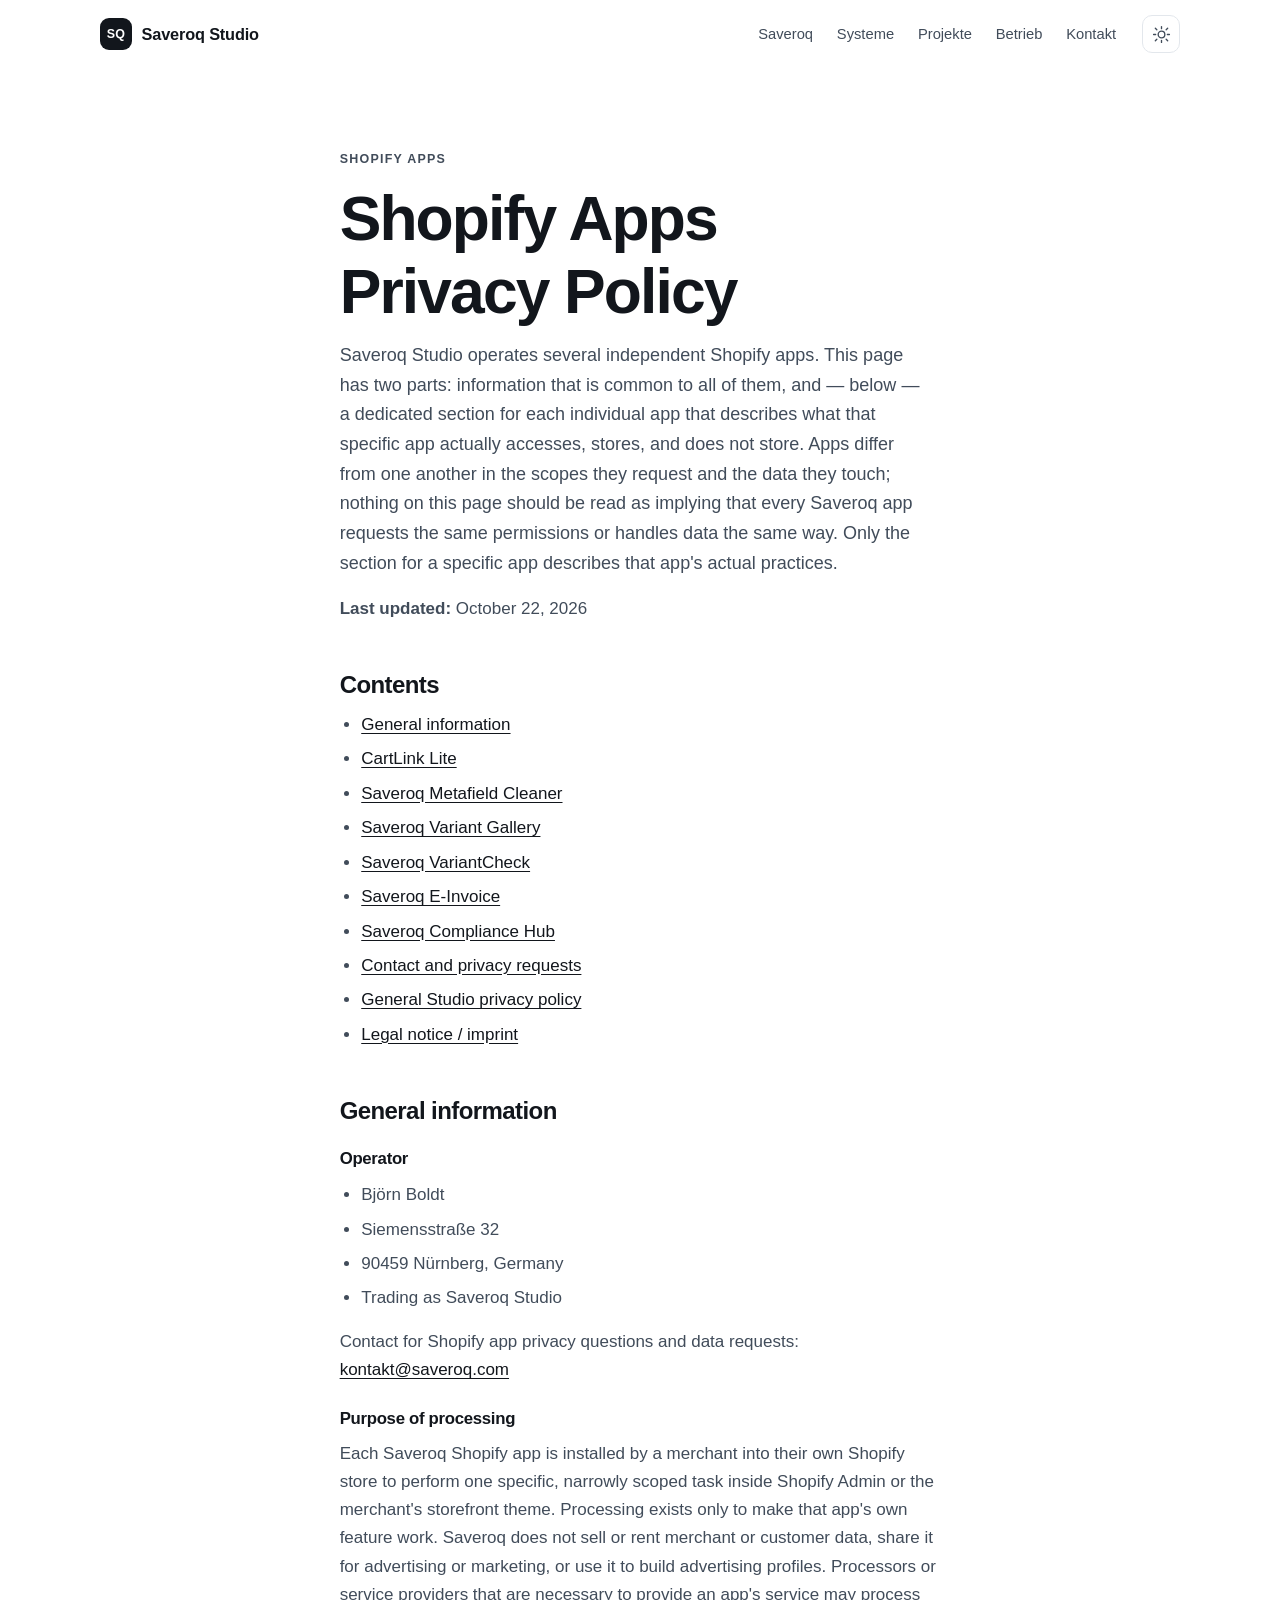
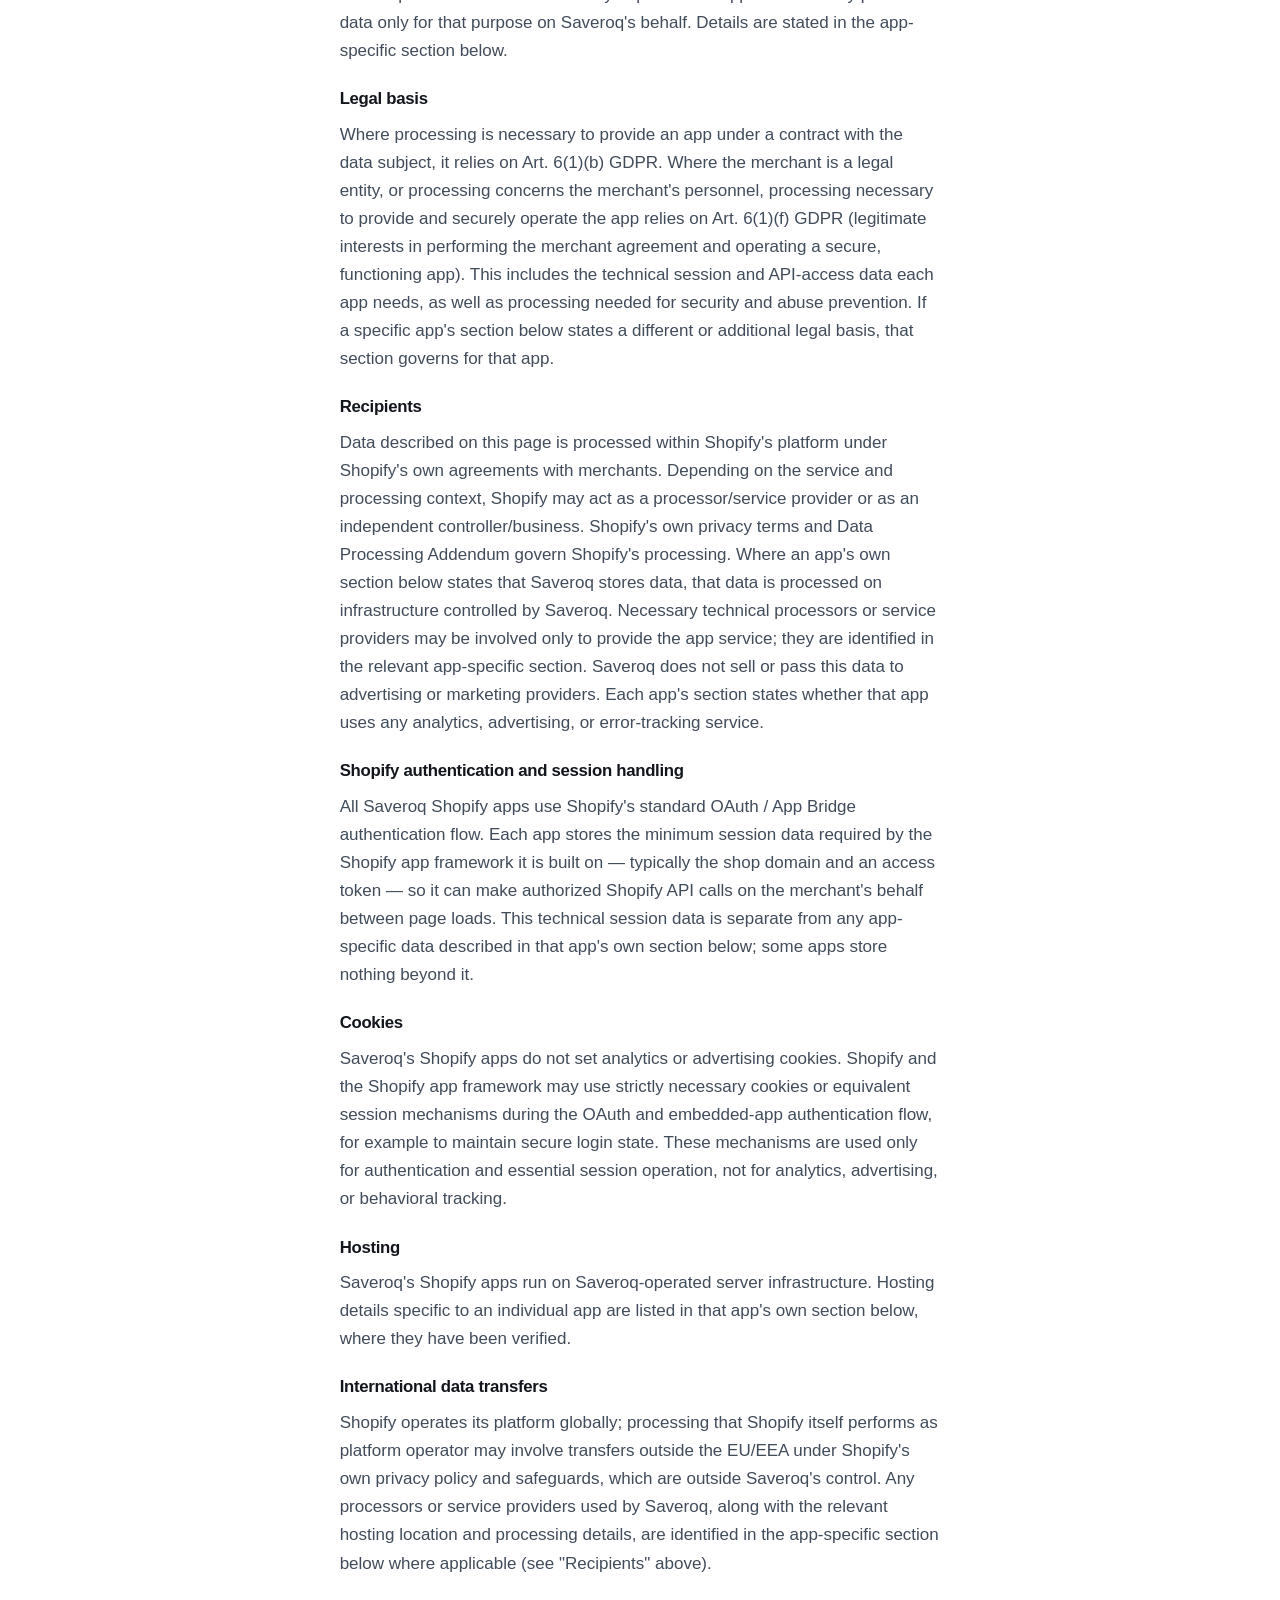
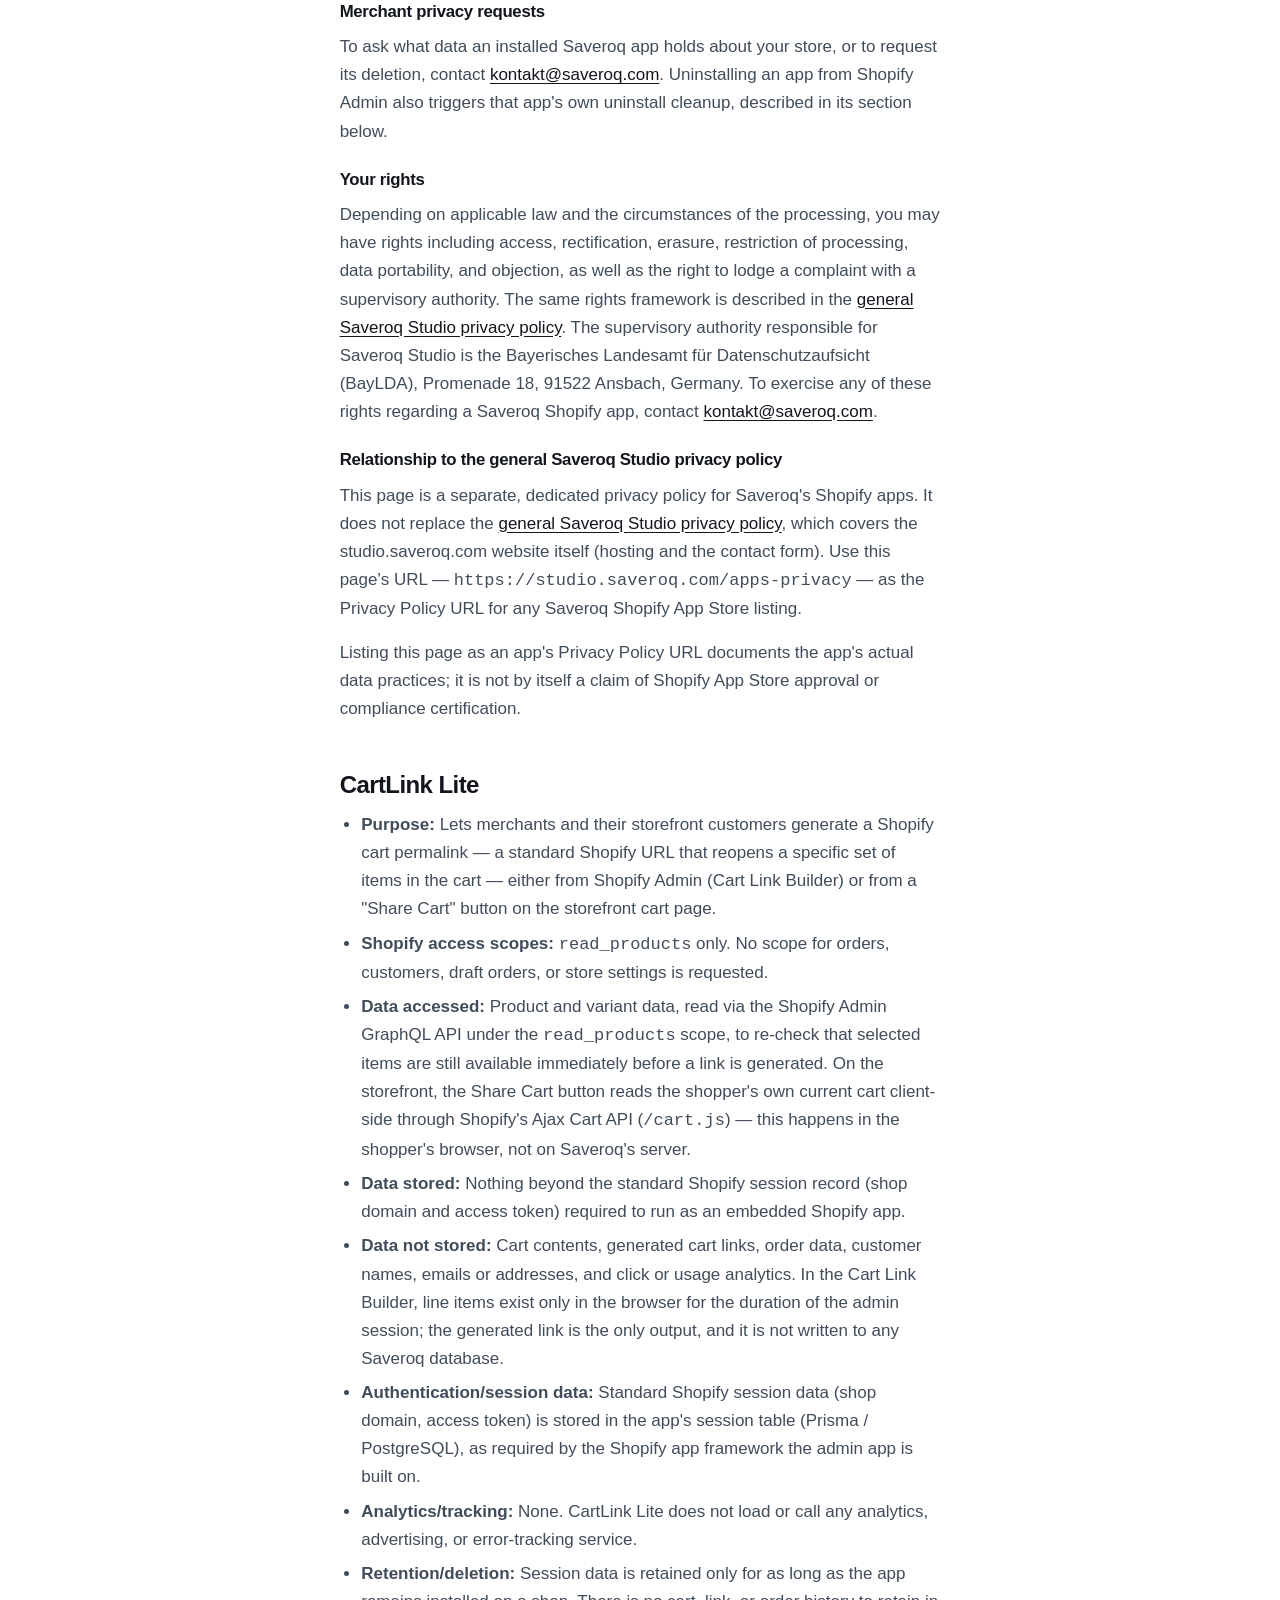
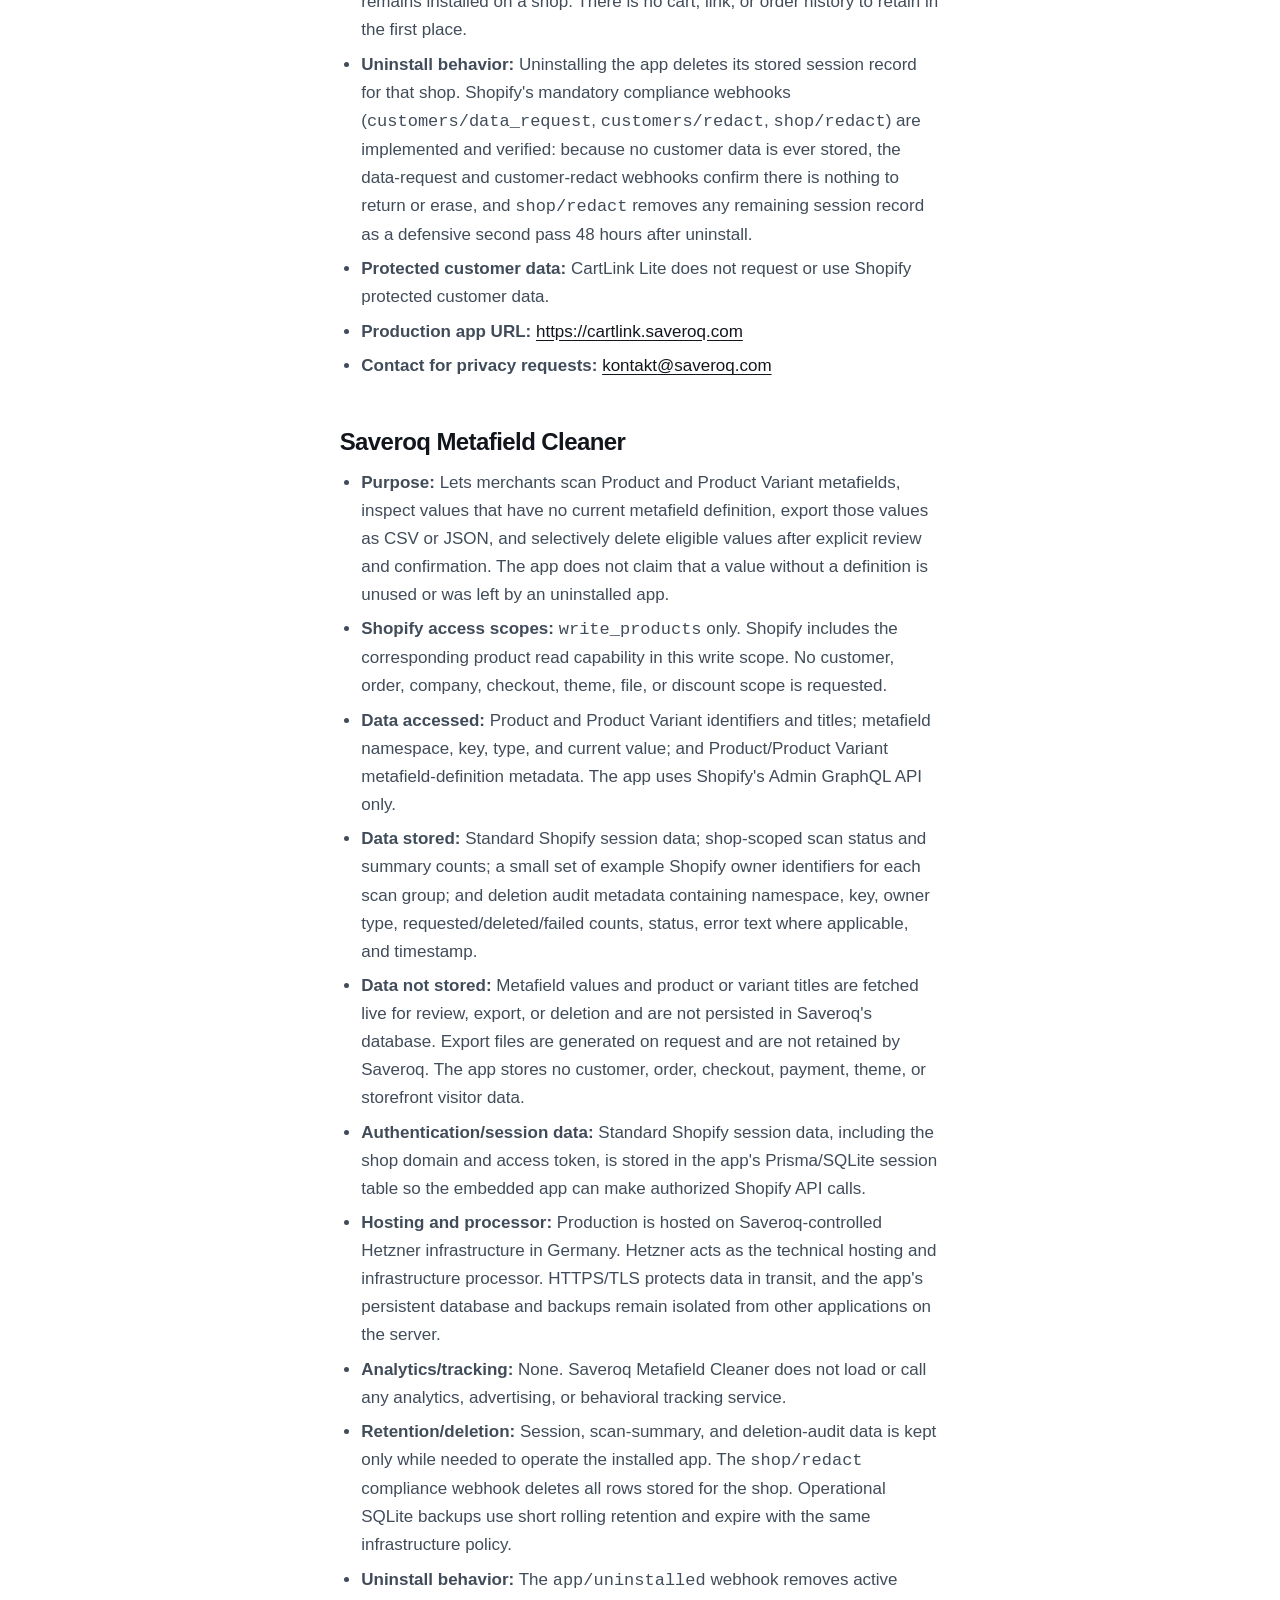
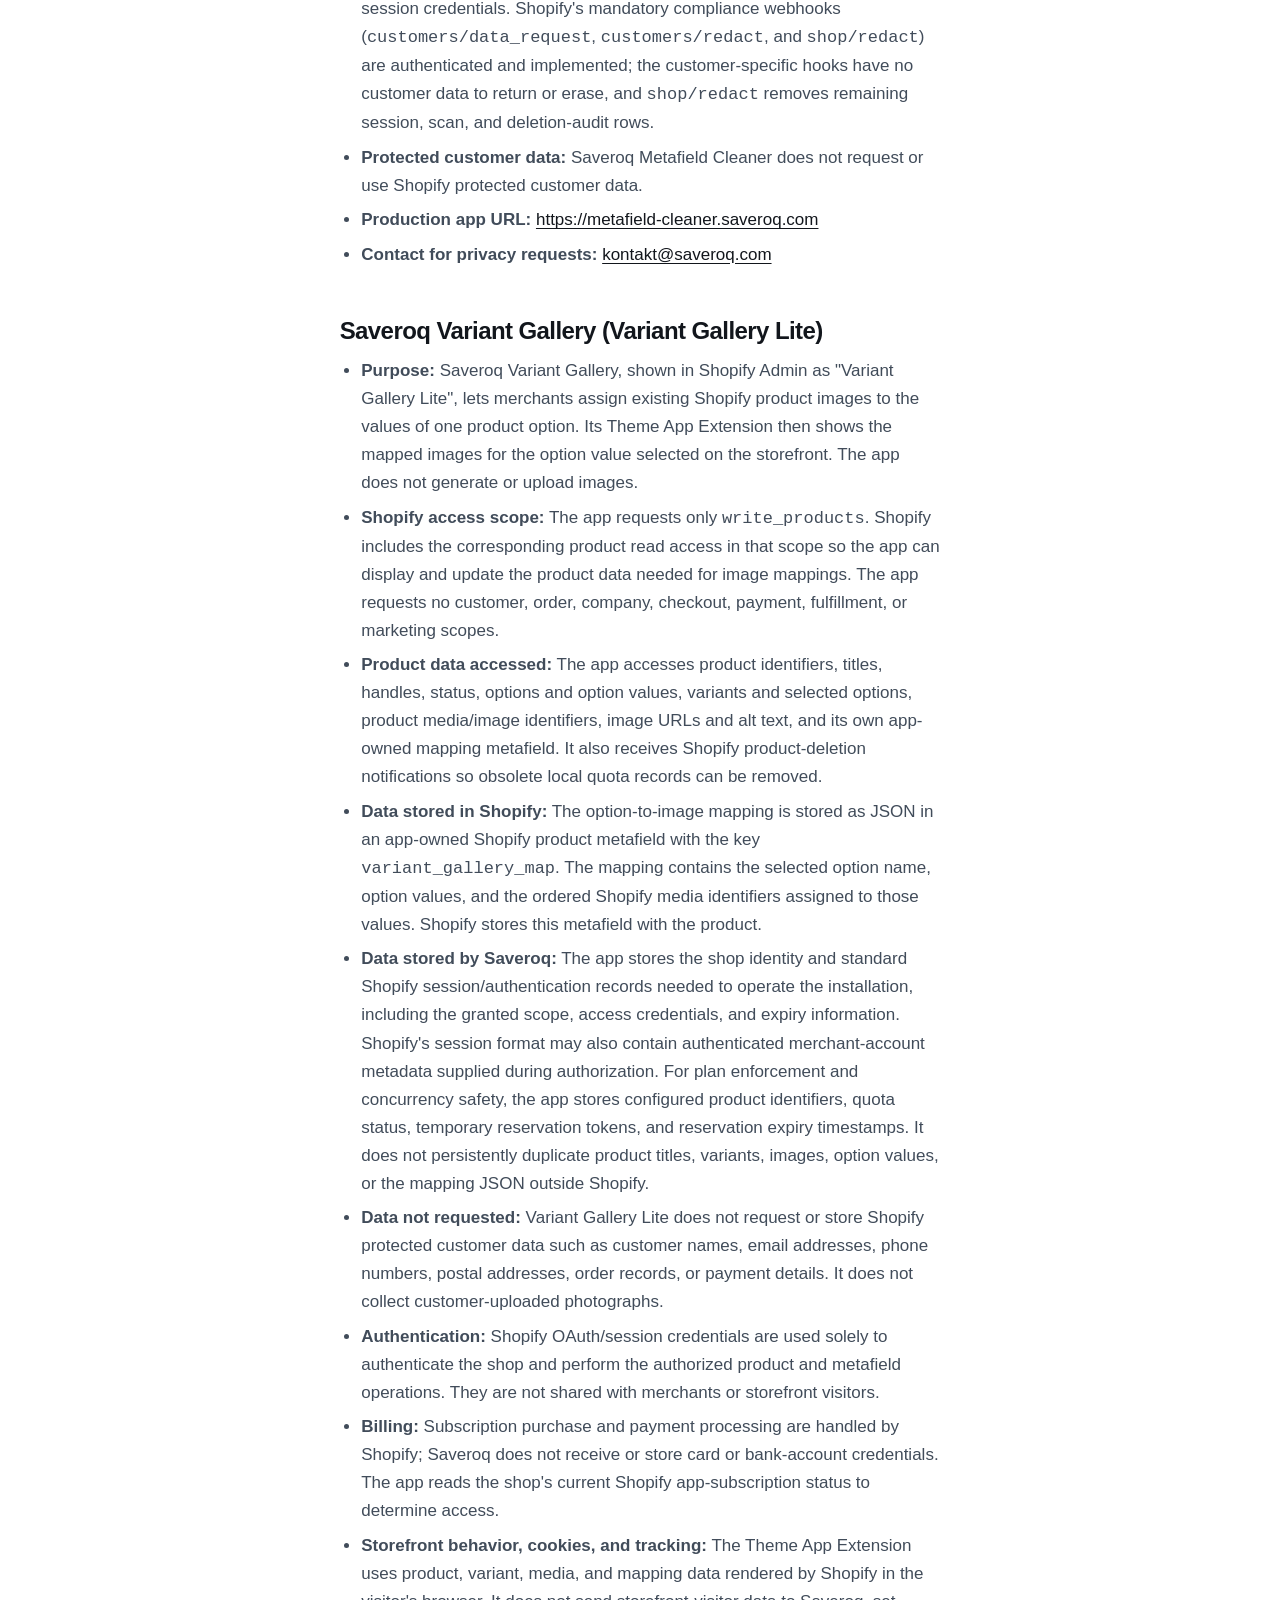
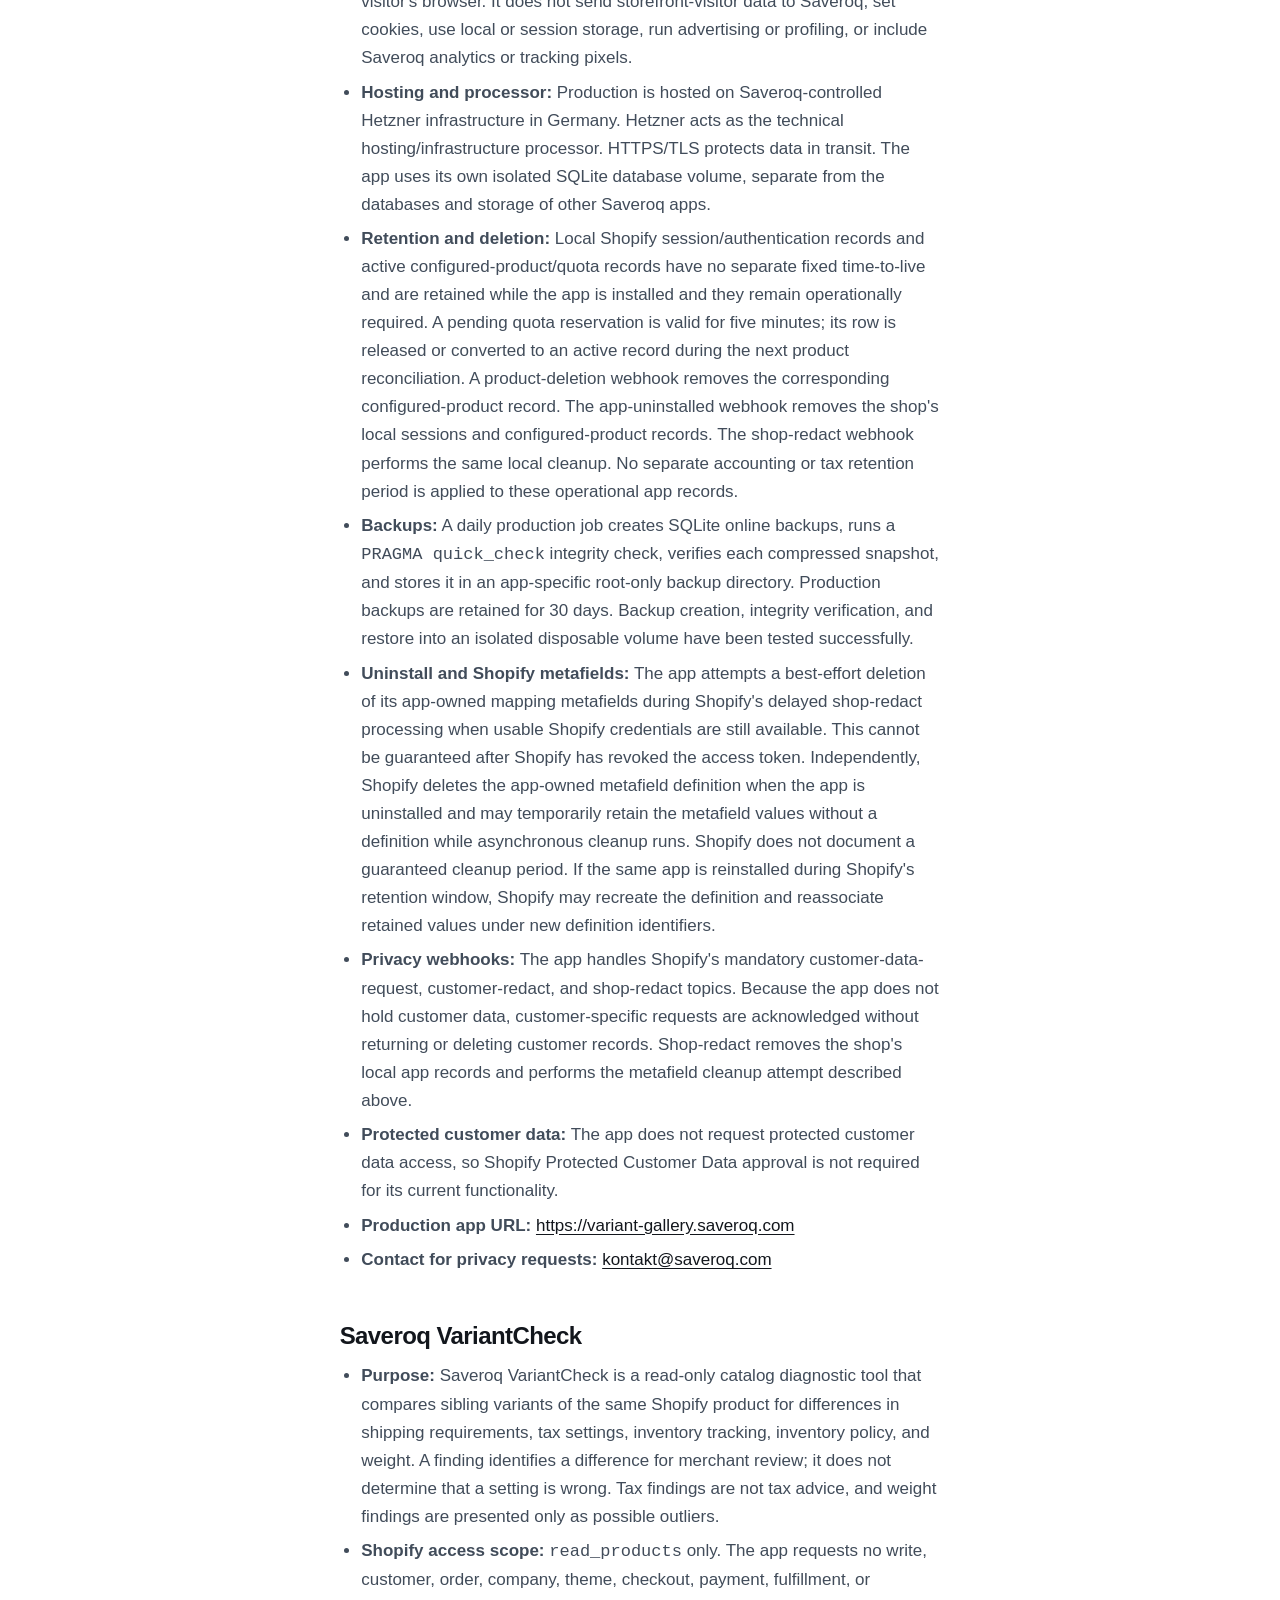
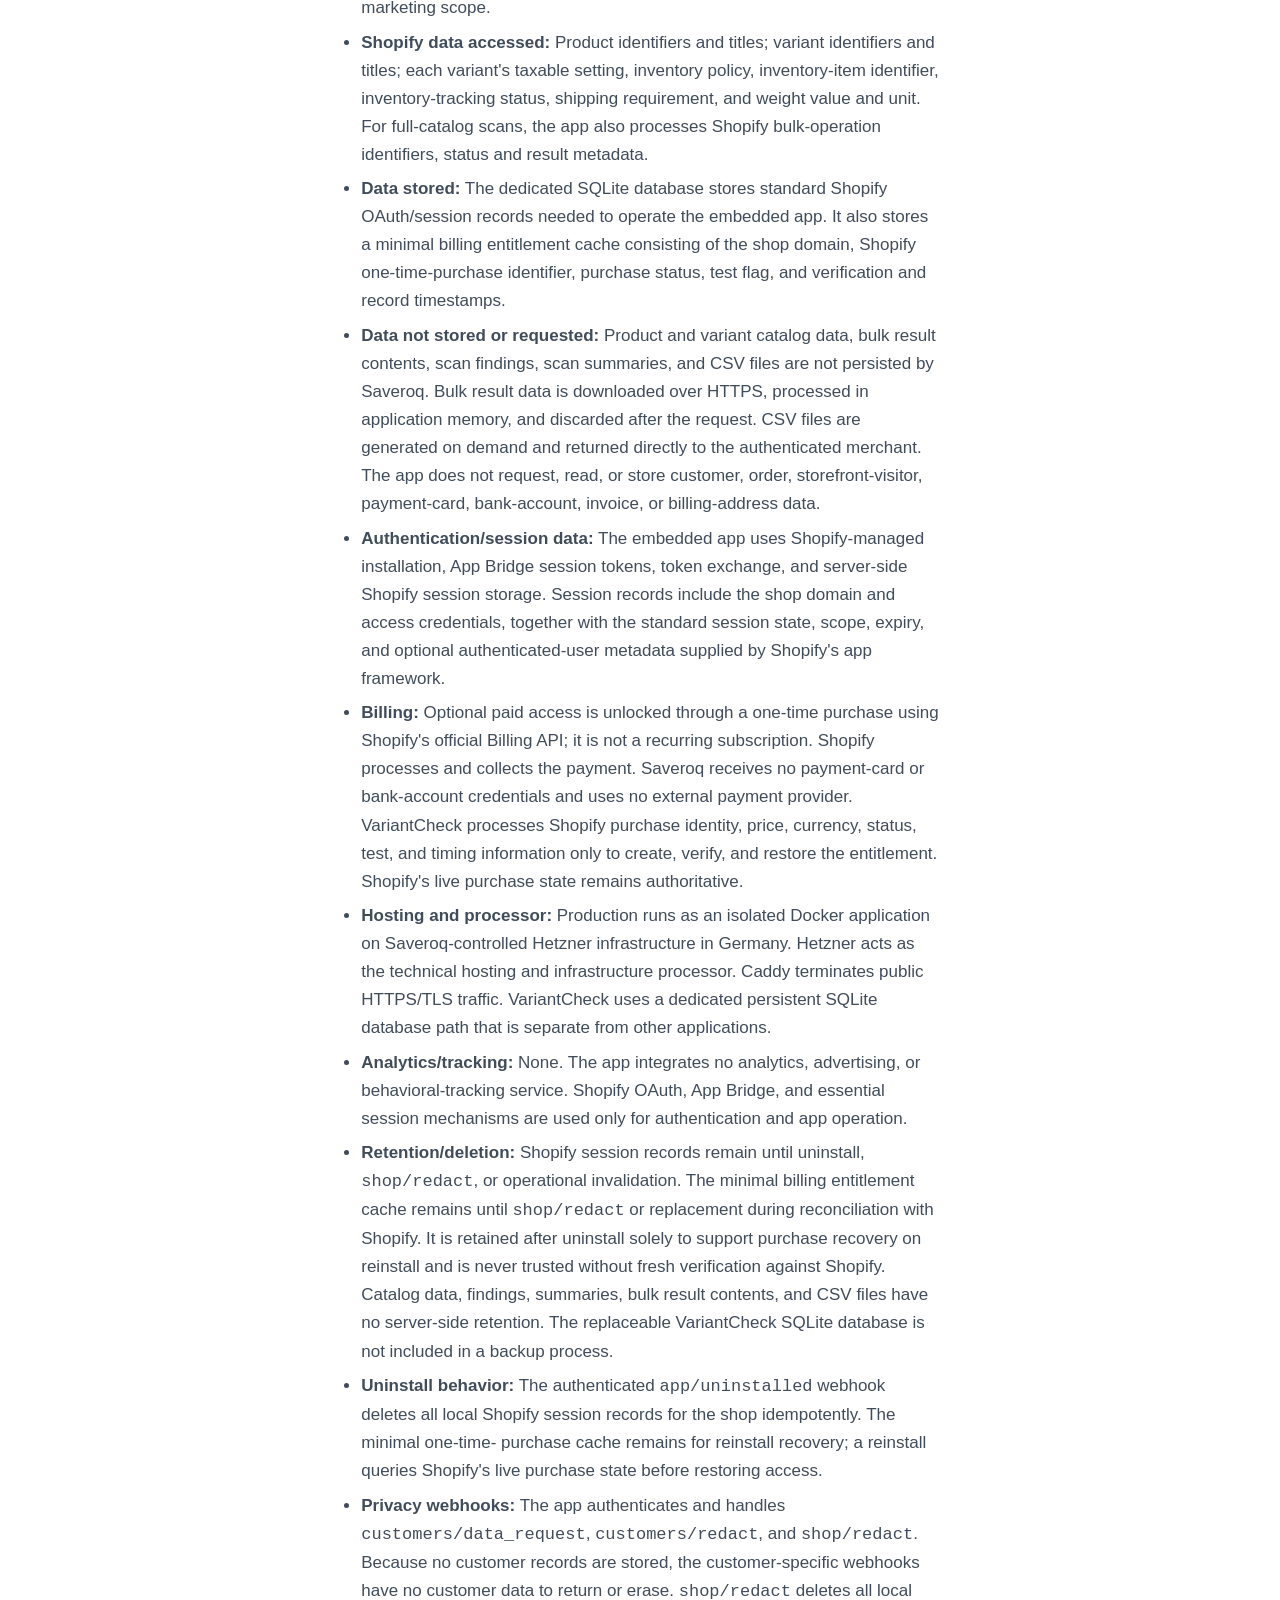
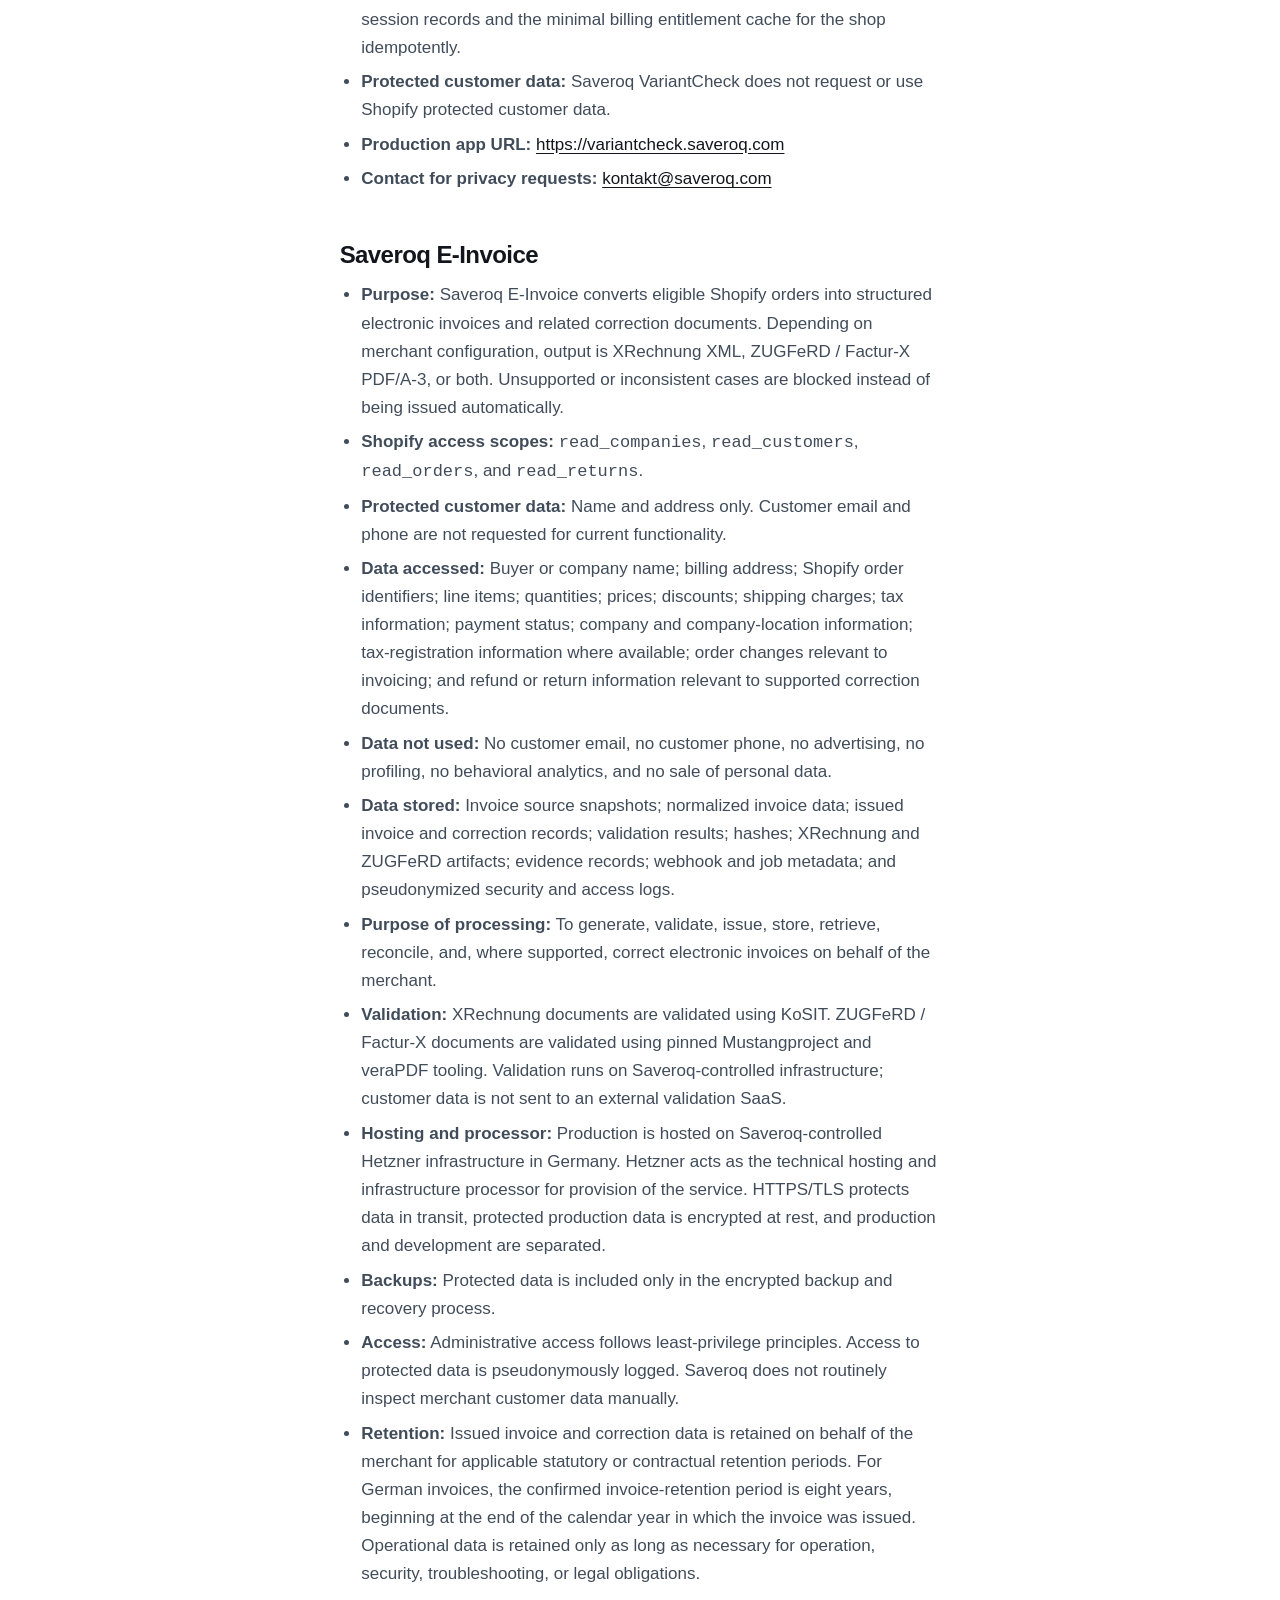
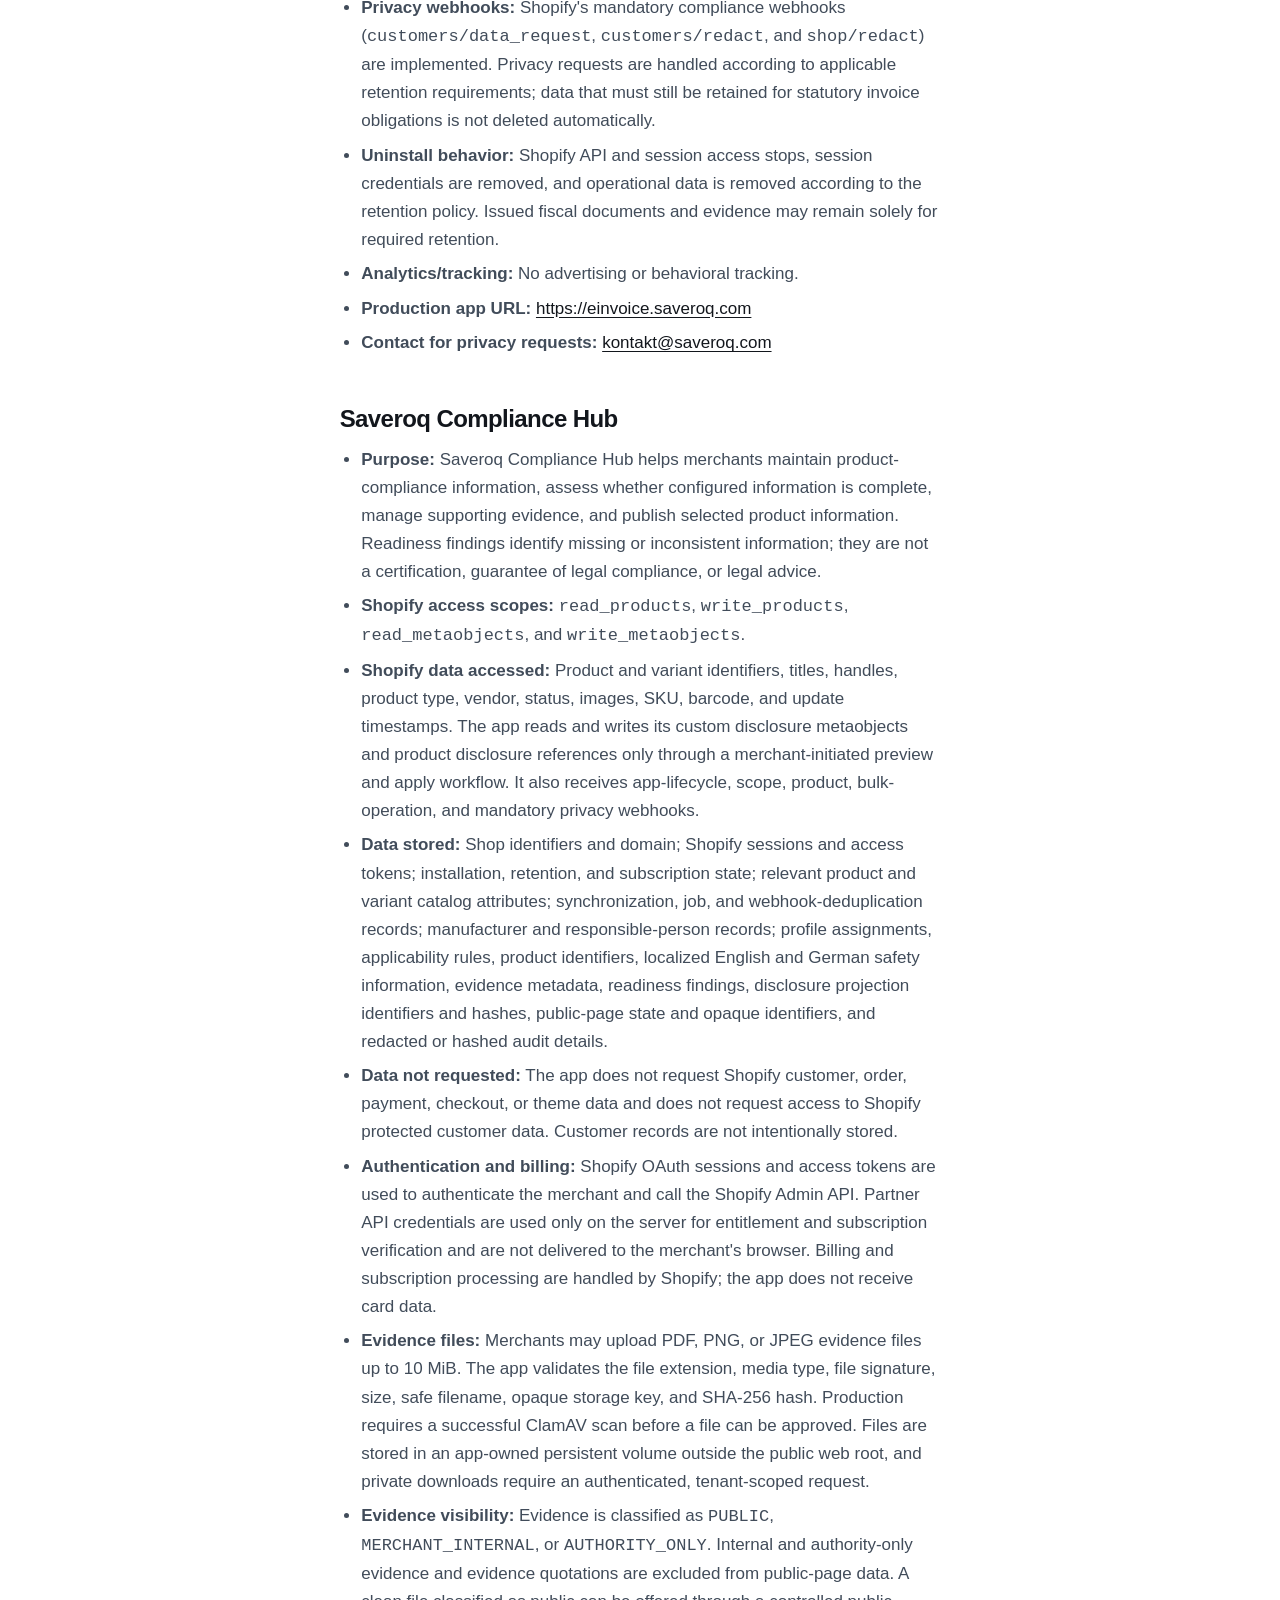
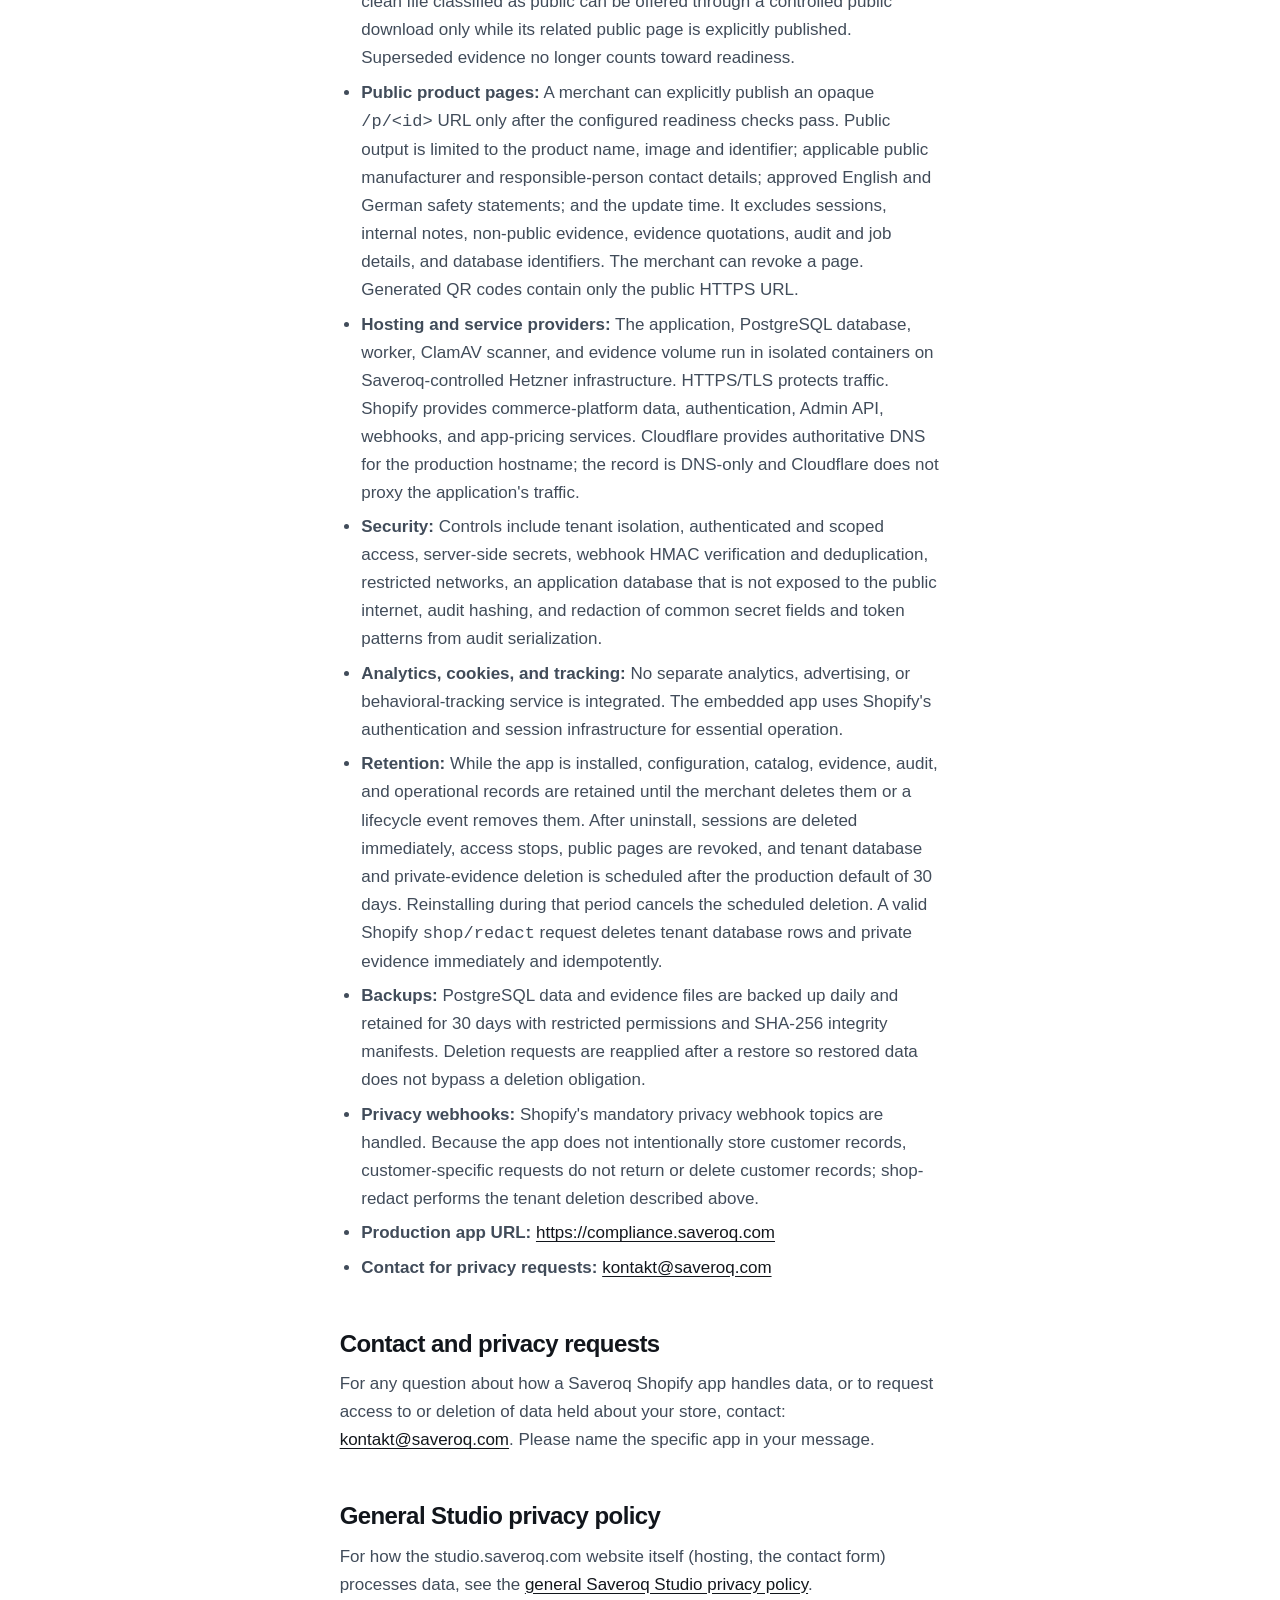
<file: apps-privacy/index.html>
<!DOCTYPE html>
<html lang="en" data-theme="auto">
<head>
<meta charset="utf-8">
<meta name="viewport" content="width=device-width, initial-scale=1">
<title>Shopify Apps Privacy Policy | Saveroq Studio</title>
<meta name="description" content="Shared privacy policy for Saveroq Studio's Shopify apps, including dedicated data-practices sections for CartLink Lite, Saveroq Metafield Cleaner, Saveroq Variant Gallery, Saveroq VariantCheck, Saveroq E-Invoice, and Saveroq Compliance Hub.">
<meta name="robots" content="index, follow">
<link rel="canonical" href="https://studio.saveroq.com/apps-privacy">
<meta property="og:type" content="website">
<meta property="og:url" content="https://studio.saveroq.com/apps-privacy">
<meta property="og:title" content="Shopify Apps Privacy Policy | Saveroq Studio">
<meta property="og:description" content="Shared privacy policy for Saveroq Studio's Shopify apps, with a dedicated section per app.">
<meta name="theme-color" content="#ffffff" media="(prefers-color-scheme: light)">
<meta name="theme-color" content="#0e1116" media="(prefers-color-scheme: dark)">
<link rel="icon" href="../assets/icons/favicon.svg" type="image/svg+xml">
<link rel="icon" href="../favicon.ico" sizes="32x32">
<link rel="apple-touch-icon" href="../assets/icons/apple-touch-icon.png">
<link rel="stylesheet" href="../css/styles.css?v=7ca849f4">
</head>
<body>
<a class="skip-link" href="#main">Skip to content</a>

<header class="site-header" id="site-header"><div class="container header-inner"><a class="brand" href="../" aria-label="Saveroq Studio home"><span class="brand-mark" aria-hidden="true">SQ</span><span class="brand-name">Saveroq Studio</span></a><nav class="nav-desktop" aria-label="Main navigation"><ul><li><a href="../#saveroq">Saveroq</a></li><li><a href="../#systeme">Systeme</a></li><li><a href="../#projekte">Projekte</a></li><li><a href="../#betrieb">Betrieb</a></li><li><a href="../#kontakt">Kontakt</a></li></ul></nav><div class="header-tools"><button type="button" class="icon-btn" id="theme-toggle" aria-label="Toggle color scheme"><svg class="icon icon-sun" viewBox="0 0 24 24" aria-hidden="true"><circle cx="12" cy="12" r="4.2"/><path d="M12 2v2.6M12 19.4V22M4.2 4.2l1.9 1.9M17.9 17.9l1.9 1.9M2 12h2.6M19.4 12H22M4.2 19.8l1.9-1.9M17.9 6.1l1.9-1.9"/></svg><svg class="icon icon-moon" viewBox="0 0 24 24" aria-hidden="true"><path d="M20 14.2A8.2 8.2 0 0 1 9.8 4a8.4 8.4 0 1 0 10.2 10.2z"/></svg></button><button type="button" class="icon-btn nav-toggle" id="nav-toggle" aria-expanded="false" aria-controls="nav-mobile" aria-label="Open menu"><svg class="icon icon-burger" viewBox="0 0 24 24" aria-hidden="true"><path d="M4 7h16M4 12h16M4 17h16"/></svg><svg class="icon icon-close" viewBox="0 0 24 24" aria-hidden="true"><path d="M6 6l12 12M18 6L6 18"/></svg></button></div></div><nav class="nav-mobile" id="nav-mobile" aria-label="Mobile navigation" hidden><ul class="container"><li><a href="../">Startseite</a></li><li><a href="../#saveroq">Saveroq</a></li><li><a href="../#systeme">Systeme</a></li><li><a href="../#projekte">Projekte</a></li><li><a href="../#betrieb">Betrieb</a></li><li><a href="../#kontakt">Kontakt</a></li></ul></nav></header>

<main id="main" class="legal">
  <div class="container legal-inner">

    <p class="eyebrow">Shopify Apps</p>
    <h1>Shopify Apps Privacy Policy</h1>
    <p class="section-lead">
      Saveroq Studio operates several independent Shopify apps. This page has two parts: information
      that is common to all of them, and — below — a dedicated section for each individual app that
      describes what that specific app actually accesses, stores, and does not store. Apps differ from
      one another in the scopes they request and the data they touch; nothing on this page should be
      read as implying that every Saveroq app requests the same permissions or handles data the same
      way. Only the section for a specific app describes that app's actual practices.
    </p>
    <p><strong>Last updated:</strong> October 22, 2026</p>

    <h2 id="toc-heading">Contents</h2>
    <nav aria-label="Page contents">
      <ul>
        <li><a href="#general">General information</a></li>
        <li><a href="#cartlink-lite">CartLink Lite</a></li>
        <li><a href="#metafield-cleaner-lite">Saveroq Metafield Cleaner</a></li>
        <li><a href="#variant-gallery-lite">Saveroq Variant Gallery</a></li>
        <li><a href="#saveroq-variantcheck">Saveroq VariantCheck</a></li>
        <li><a href="#eu-e-invoice">Saveroq E-Invoice</a></li>
        <li><a href="#saveroq-compliance-hub">Saveroq Compliance Hub</a></li>
        <li><a href="#contact">Contact and privacy requests</a></li>
        <li><a href="#general-privacy-policy">General Studio privacy policy</a></li>
        <li><a href="#imprint">Legal notice / imprint</a></li>
      </ul>
    </nav>

    <h2 id="general">General information</h2>

    <h3>Operator</h3>
    <ul>
      <li>Björn Boldt</li>
      <li>Siemensstraße 32</li>
      <li>90459 Nürnberg, Germany</li>
      <li>Trading as Saveroq Studio</li>
    </ul>
    <p>
      Contact for Shopify app privacy questions and data requests:
      <!--email_off--><a href="mailto:kontakt@saveroq.com">kontakt@saveroq.com</a><!--/email_off-->
    </p>

    <h3>Purpose of processing</h3>
    <p>
      Each Saveroq Shopify app is installed by a merchant into their own Shopify store to perform one
      specific, narrowly scoped task inside Shopify Admin or the merchant's storefront theme.
      Processing exists only to make that app's own feature work. Saveroq does not sell or rent merchant
      or customer data, share it for advertising or marketing, or use it to build advertising profiles.
      Processors or service providers that are necessary to provide an app's service may process data
      only for that purpose on Saveroq's behalf. Details are stated in the app-specific section below.
    </p>

    <h3>Legal basis</h3>
    <p>
      Where processing is necessary to provide an app under a contract with the data subject, it relies
      on Art. 6(1)(b) GDPR. Where the merchant is a legal entity, or processing concerns the merchant's
      personnel, processing necessary to provide and securely operate the app relies on Art. 6(1)(f)
      GDPR (legitimate interests in performing the merchant agreement and operating a secure,
      functioning app). This includes the technical session and API-access data each app needs, as well
      as processing needed for security and abuse prevention. If a specific app's section below states
      a different or additional legal basis, that section governs for that app.
    </p>

    <h3>Recipients</h3>
    <p>
      Data described on this page is processed within Shopify's platform under Shopify's own
      agreements with merchants. Depending on the service and processing context, Shopify may act as
      a processor/service provider or as an independent controller/business. Shopify's own privacy
      terms and Data Processing Addendum govern Shopify's processing. Where an app's own section below
      states that Saveroq stores data, that data is processed on infrastructure controlled by
      Saveroq. Necessary technical processors or service providers may be involved only to provide the
      app service; they are identified in the relevant app-specific section. Saveroq does not sell or
      pass this data to advertising or marketing providers. Each app's section states whether that app
      uses any analytics, advertising, or error-tracking service.
    </p>

    <h3>Shopify authentication and session handling</h3>
    <p>
      All Saveroq Shopify apps use Shopify's standard OAuth / App Bridge authentication flow. Each app
      stores the minimum session data required by the Shopify app framework it is built on — typically
      the shop domain and an access token — so it can make authorized Shopify API calls on the
      merchant's behalf between page loads. This technical session data is separate from any
      app-specific data described in that app's own section below; some apps store nothing beyond it.
    </p>

    <h3>Cookies</h3>
    <p>
      Saveroq's Shopify apps do not set analytics or advertising cookies. Shopify and the Shopify app
      framework may use strictly necessary cookies or equivalent session mechanisms during the OAuth
      and embedded-app authentication flow, for example to maintain secure login state. These
      mechanisms are used only for authentication and essential session operation, not for analytics,
      advertising, or behavioral tracking.
    </p>

    <h3>Hosting</h3>
    <p>
      Saveroq's Shopify apps run on Saveroq-operated server infrastructure. Hosting details specific to
      an individual app are listed in that app's own section below, where they have been verified.
    </p>

    <h3>International data transfers</h3>
    <p>
      Shopify operates its platform globally; processing that Shopify itself performs as platform
      operator may involve transfers outside the EU/EEA under Shopify's own privacy policy and
      safeguards, which are outside Saveroq's control. Any processors or service providers used by
      Saveroq, along with the relevant hosting location and processing details, are identified in the
      app-specific section below where applicable (see "Recipients" above).
    </p>

    <h3>Merchant privacy requests</h3>
    <p>
      To ask what data an installed Saveroq app holds about your store, or to request its deletion,
      contact <!--email_off--><a href="mailto:kontakt@saveroq.com">kontakt@saveroq.com</a><!--/email_off-->.
      Uninstalling an app from Shopify Admin also triggers that app's own uninstall cleanup, described
      in its section below.
    </p>

    <h3>Your rights</h3>
    <p>
      Depending on applicable law and the circumstances of the processing, you may have rights
      including access, rectification, erasure, restriction of processing, data portability, and
      objection, as well as the right to lodge a complaint with a supervisory authority. The same
      rights framework is described in the
      <a href="../datenschutz.html">general Saveroq Studio privacy policy</a>. The supervisory authority
      responsible for Saveroq Studio is the Bayerisches Landesamt für Datenschutzaufsicht (BayLDA),
      Promenade 18, 91522 Ansbach, Germany. To exercise any of these rights regarding a Saveroq Shopify
      app, contact
      <!--email_off--><a href="mailto:kontakt@saveroq.com">kontakt@saveroq.com</a><!--/email_off-->.
    </p>

    <h3>Relationship to the general Saveroq Studio privacy policy</h3>
    <p>
      This page is a separate, dedicated privacy policy for Saveroq's Shopify apps. It does not replace
      the <a href="../datenschutz.html">general Saveroq Studio privacy policy</a>, which covers the
      studio.saveroq.com website itself (hosting and the contact form). Use this page's URL —
      <code>https://studio.saveroq.com/apps-privacy</code> — as the Privacy Policy URL for any
      Saveroq Shopify App Store listing.
    </p>
    <p>
      Listing this page as an app's Privacy Policy URL documents the app's actual data practices; it is
      not by itself a claim of Shopify App Store approval or compliance certification.
    </p>

    <h2 id="cartlink-lite">CartLink Lite</h2>
    <ul>
      <li><strong>Purpose:</strong> Lets merchants and their storefront customers generate a Shopify
        cart permalink — a standard Shopify URL that reopens a specific set of items in the cart —
        either from Shopify Admin (Cart Link Builder) or from a "Share Cart" button on the storefront
        cart page.</li>
      <li><strong>Shopify access scopes:</strong> <code>read_products</code> only. No scope for orders,
        customers, draft orders, or store settings is requested.</li>
      <li><strong>Data accessed:</strong> Product and variant data, read via the Shopify Admin GraphQL
        API under the <code>read_products</code> scope, to re-check that selected items are still
        available immediately before a link is generated. On the storefront, the Share Cart button
        reads the shopper's own current cart client-side through Shopify's Ajax Cart API
        (<code>/cart.js</code>) — this happens in the shopper's browser, not on Saveroq's server.</li>
      <li><strong>Data stored:</strong> Nothing beyond the standard Shopify session record (shop domain
        and access token) required to run as an embedded Shopify app.</li>
      <li><strong>Data not stored:</strong> Cart contents, generated cart links, order data, customer
        names, emails or addresses, and click or usage analytics. In the Cart Link Builder, line items
        exist only in the browser for the duration of the admin session; the generated link is the only
        output, and it is not written to any Saveroq database.</li>
      <li><strong>Authentication/session data:</strong> Standard Shopify session data (shop domain,
        access token) is stored in the app's session table (Prisma / PostgreSQL), as required by the
        Shopify app framework the admin app is built on.</li>
      <li><strong>Analytics/tracking:</strong> None. CartLink Lite does not load or call any analytics,
        advertising, or error-tracking service.</li>
      <li><strong>Retention/deletion:</strong> Session data is retained only for as long as the app
        remains installed on a shop. There is no cart, link, or order history to retain in the first
        place.</li>
      <li><strong>Uninstall behavior:</strong> Uninstalling the app deletes its stored session record
        for that shop. Shopify's mandatory compliance webhooks
        (<code>customers/data_request</code>, <code>customers/redact</code>, <code>shop/redact</code>)
        are implemented and verified: because no customer data is ever stored, the data-request and
        customer-redact webhooks confirm there is nothing to return or erase, and
        <code>shop/redact</code> removes any remaining session record as a defensive second pass 48
        hours after uninstall.</li>
      <li><strong>Protected customer data:</strong> CartLink Lite does not request or use Shopify
        protected customer data.</li>
      <li><strong>Production app URL:</strong> <a href="https://cartlink.saveroq.com">https://cartlink.saveroq.com</a></li>
      <li><strong>Contact for privacy requests:</strong>
        <!--email_off--><a href="mailto:kontakt@saveroq.com">kontakt@saveroq.com</a><!--/email_off--></li>
    </ul>

    <h2 id="metafield-cleaner-lite">Saveroq Metafield Cleaner</h2>
    <ul>
      <li><strong>Purpose:</strong> Lets merchants scan Product and Product Variant metafields, inspect
        values that have no current metafield definition, export those values as CSV or JSON, and
        selectively delete eligible values after explicit review and confirmation. The app does not
        claim that a value without a definition is unused or was left by an uninstalled app.</li>
      <li><strong>Shopify access scopes:</strong> <code>write_products</code> only. Shopify includes the
        corresponding product read capability in this write scope. No customer, order, company,
        checkout, theme, file, or discount scope is requested.</li>
      <li><strong>Data accessed:</strong> Product and Product Variant identifiers and titles; metafield
        namespace, key, type, and current value; and Product/Product Variant metafield-definition
        metadata. The app uses Shopify's Admin GraphQL API only.</li>
      <li><strong>Data stored:</strong> Standard Shopify session data; shop-scoped scan status and
        summary counts; a small set of example Shopify owner identifiers for each scan group; and
        deletion audit metadata containing namespace, key, owner type, requested/deleted/failed
        counts, status, error text where applicable, and timestamp.</li>
      <li><strong>Data not stored:</strong> Metafield values and product or variant titles are fetched
        live for review, export, or deletion and are not persisted in Saveroq's database. Export files
        are generated on request and are not retained by Saveroq. The app stores no customer, order,
        checkout, payment, theme, or storefront visitor data.</li>
      <li><strong>Authentication/session data:</strong> Standard Shopify session data, including the
        shop domain and access token, is stored in the app's Prisma/SQLite session table so the
        embedded app can make authorized Shopify API calls.</li>
      <li><strong>Hosting and processor:</strong> Production is hosted on Saveroq-controlled Hetzner
        infrastructure in Germany. Hetzner acts as the technical hosting and infrastructure processor.
        HTTPS/TLS protects data in transit, and the app's persistent database and backups remain
        isolated from other applications on the server.</li>
      <li><strong>Analytics/tracking:</strong> None. Saveroq Metafield Cleaner does not load or call any
        analytics, advertising, or behavioral tracking service.</li>
      <li><strong>Retention/deletion:</strong> Session, scan-summary, and deletion-audit data is kept
        only while needed to operate the installed app. The <code>shop/redact</code> compliance webhook
        deletes all rows stored for the shop. Operational SQLite backups use short rolling retention
        and expire with the same infrastructure policy.</li>
      <li><strong>Uninstall behavior:</strong> The <code>app/uninstalled</code> webhook removes active
        session credentials. Shopify's mandatory compliance webhooks
        (<code>customers/data_request</code>, <code>customers/redact</code>, and
        <code>shop/redact</code>) are authenticated and implemented; the customer-specific hooks have
        no customer data to return or erase, and <code>shop/redact</code> removes remaining session,
        scan, and deletion-audit rows.</li>
      <li><strong>Protected customer data:</strong> Saveroq Metafield Cleaner does not request or use
        Shopify protected customer data.</li>
      <li><strong>Production app URL:</strong>
        <a href="https://metafield-cleaner.saveroq.com">https://metafield-cleaner.saveroq.com</a></li>
      <li><strong>Contact for privacy requests:</strong>
        <!--email_off--><a href="mailto:kontakt@saveroq.com">kontakt@saveroq.com</a><!--/email_off--></li>
    </ul>

    <h2 id="variant-gallery-lite">Saveroq Variant Gallery (Variant Gallery Lite)</h2>
    <ul>
      <li><strong>Purpose:</strong> Saveroq Variant Gallery, shown in Shopify Admin as
        "Variant Gallery Lite", lets merchants assign existing Shopify product images to the values of
        one product option. Its Theme App Extension then shows the mapped images for the option value
        selected on the storefront. The app does not generate or upload images.</li>
      <li><strong>Shopify access scope:</strong> The app requests only <code>write_products</code>.
        Shopify includes the corresponding product read access in that scope so the app can display
        and update the product data needed for image mappings. The app requests no customer, order,
        company, checkout, payment, fulfillment, or marketing scopes.</li>
      <li><strong>Product data accessed:</strong> The app accesses product identifiers, titles, handles,
        status, options and option values, variants and selected options, product media/image
        identifiers, image URLs and alt text, and its own app-owned mapping metafield. It also receives
        Shopify product-deletion notifications so obsolete local quota records can be removed.</li>
      <li><strong>Data stored in Shopify:</strong> The option-to-image mapping is stored as JSON in an
        app-owned Shopify product metafield with the key <code>variant_gallery_map</code>. The mapping
        contains the selected option name, option values, and the ordered Shopify media identifiers
        assigned to those values. Shopify stores this metafield with the product.</li>
      <li><strong>Data stored by Saveroq:</strong> The app stores the shop identity and standard Shopify
        session/authentication records needed to operate the installation, including the granted
        scope, access credentials, and expiry information. Shopify's session format may also contain
        authenticated merchant-account metadata supplied during authorization. For plan enforcement
        and concurrency safety, the app stores configured product identifiers, quota status, temporary
        reservation tokens, and reservation expiry timestamps. It does not persistently duplicate
        product titles, variants, images, option values, or the mapping JSON outside Shopify.</li>
      <li><strong>Data not requested:</strong> Variant Gallery Lite does not request or store Shopify
        protected customer data such as customer names, email addresses, phone numbers, postal
        addresses, order records, or payment details. It does not collect customer-uploaded
        photographs.</li>
      <li><strong>Authentication:</strong> Shopify OAuth/session credentials are used solely to
        authenticate the shop and perform the authorized product and metafield operations. They are
        not shared with merchants or storefront visitors.</li>
      <li><strong>Billing:</strong> Subscription purchase and payment processing are handled by Shopify;
        Saveroq does not receive or store card or bank-account credentials. The app reads the shop's
        current Shopify app-subscription status to determine access.</li>
      <li><strong>Storefront behavior, cookies, and tracking:</strong> The Theme App Extension uses
        product, variant, media, and mapping data rendered by Shopify in the visitor's browser. It does
        not send storefront-visitor data to Saveroq, set cookies, use local or session storage, run
        advertising or profiling, or include Saveroq analytics or tracking pixels.</li>
      <li><strong>Hosting and processor:</strong> Production is hosted on Saveroq-controlled Hetzner
        infrastructure in Germany. Hetzner acts as the technical hosting/infrastructure processor.
        HTTPS/TLS protects data in transit. The app uses its own isolated SQLite database volume,
        separate from the databases and storage of other Saveroq apps.</li>
      <li><strong>Retention and deletion:</strong> Local Shopify session/authentication records and
        active configured-product/quota records have no separate fixed time-to-live and are retained
        while the app is installed and they remain operationally required. A pending quota reservation
        is valid for five minutes; its row is released or converted to an active record during the next
        product reconciliation. A product-deletion webhook removes the corresponding configured-product
        record. The app-uninstalled webhook removes the shop's local sessions and configured-product
        records. The shop-redact webhook performs the same local cleanup. No separate accounting or tax
        retention period is applied to these operational app records.</li>
      <li><strong>Backups:</strong> A daily production job creates SQLite online backups, runs a
        <code>PRAGMA quick_check</code> integrity check, verifies each compressed snapshot, and stores
        it in an app-specific root-only backup directory. Production backups are retained for 30 days.
        Backup creation, integrity verification, and restore into an isolated disposable volume have
        been tested successfully.</li>
      <li><strong>Uninstall and Shopify metafields:</strong> The app attempts a best-effort deletion of
        its app-owned mapping metafields during Shopify's delayed shop-redact processing when usable
        Shopify credentials are still available. This cannot be guaranteed after Shopify has revoked
        the access token. Independently, Shopify deletes the app-owned metafield definition when the
        app is uninstalled and may temporarily retain the metafield values without a definition while
        asynchronous cleanup runs. Shopify does not document a guaranteed cleanup period. If the same
        app is reinstalled during Shopify's retention window, Shopify may recreate the definition and
        reassociate retained values under new definition identifiers.</li>
      <li><strong>Privacy webhooks:</strong> The app handles Shopify's mandatory customer-data-request,
        customer-redact, and shop-redact topics. Because the app does not hold customer data,
        customer-specific requests are acknowledged without returning or deleting customer records.
        Shop-redact removes the shop's local app records and performs the metafield cleanup attempt
        described above.</li>
      <li><strong>Protected customer data:</strong> The app does not request protected customer data
        access, so Shopify Protected Customer Data approval is not required for its current
        functionality.</li>
      <li><strong>Production app URL:</strong>
        <a href="https://variant-gallery.saveroq.com">https://variant-gallery.saveroq.com</a></li>
      <li><strong>Contact for privacy requests:</strong>
        <!--email_off--><a href="mailto:kontakt@saveroq.com">kontakt@saveroq.com</a><!--/email_off--></li>
    </ul>

    <h2 id="saveroq-variantcheck">Saveroq VariantCheck</h2>
    <ul>
      <li><strong>Purpose:</strong> Saveroq VariantCheck is a read-only catalog diagnostic tool that
        compares sibling variants of the same Shopify product for differences in shipping
        requirements, tax settings, inventory tracking, inventory policy, and weight. A finding
        identifies a difference for merchant review; it does not determine that a setting is wrong.
        Tax findings are not tax advice, and weight findings are presented only as possible
        outliers.</li>
      <li><strong>Shopify access scope:</strong> <code>read_products</code> only. The app requests no
        write, customer, order, company, theme, checkout, payment, fulfillment, or marketing scope.</li>
      <li><strong>Shopify data accessed:</strong> Product identifiers and titles; variant identifiers
        and titles; each variant's taxable setting, inventory policy, inventory-item identifier,
        inventory-tracking status, shipping requirement, and weight value and unit. For full-catalog
        scans, the app also processes Shopify bulk-operation identifiers, status and result metadata.</li>
      <li><strong>Data stored:</strong> The dedicated SQLite database stores standard Shopify
        OAuth/session records needed to operate the embedded app. It also stores a minimal billing
        entitlement cache consisting of the shop domain, Shopify one-time-purchase identifier,
        purchase status, test flag, and verification and record timestamps.</li>
      <li><strong>Data not stored or requested:</strong> Product and variant catalog data, bulk result
        contents, scan findings, scan summaries, and CSV files are not persisted by Saveroq. Bulk
        result data is downloaded over HTTPS, processed in application memory, and discarded after
        the request. CSV files are generated on demand and returned directly to the authenticated
        merchant. The app does not request, read, or store customer, order, storefront-visitor,
        payment-card, bank-account, invoice, or billing-address data.</li>
      <li><strong>Authentication/session data:</strong> The embedded app uses Shopify-managed
        installation, App Bridge session tokens, token exchange, and server-side Shopify session
        storage. Session records include the shop domain and access credentials, together with the
        standard session state, scope, expiry, and optional authenticated-user metadata supplied by
        Shopify's app framework.</li>
      <li><strong>Billing:</strong> Optional paid access is unlocked through a one-time purchase using
        Shopify's official Billing API; it is not a recurring subscription. Shopify processes and
        collects the payment. Saveroq receives no payment-card or bank-account credentials and uses
        no external payment provider. VariantCheck processes Shopify purchase identity, price,
        currency, status, test, and timing information only to create, verify, and restore the
        entitlement. Shopify's live purchase state remains authoritative.</li>
      <li><strong>Hosting and processor:</strong> Production runs as an isolated Docker application on
        Saveroq-controlled Hetzner infrastructure in Germany. Hetzner acts as the technical hosting
        and infrastructure processor. Caddy terminates public HTTPS/TLS traffic. VariantCheck uses a
        dedicated persistent SQLite database path that is separate from other applications.</li>
      <li><strong>Analytics/tracking:</strong> None. The app integrates no analytics, advertising, or
        behavioral-tracking service. Shopify OAuth, App Bridge, and essential session mechanisms are
        used only for authentication and app operation.</li>
      <li><strong>Retention/deletion:</strong> Shopify session records remain until uninstall,
        <code>shop/redact</code>, or operational invalidation. The minimal billing entitlement cache
        remains until <code>shop/redact</code> or replacement during reconciliation with Shopify. It
        is retained after uninstall solely to support purchase recovery on reinstall and is never
        trusted without fresh verification against Shopify. Catalog data, findings, summaries, bulk
        result contents, and CSV files have no server-side retention. The replaceable VariantCheck
        SQLite database is not included in a backup process.</li>
      <li><strong>Uninstall behavior:</strong> The authenticated <code>app/uninstalled</code> webhook
        deletes all local Shopify session records for the shop idempotently. The minimal one-time-
        purchase cache remains for reinstall recovery; a reinstall queries Shopify's live purchase
        state before restoring access.</li>
      <li><strong>Privacy webhooks:</strong> The app authenticates and handles
        <code>customers/data_request</code>, <code>customers/redact</code>, and
        <code>shop/redact</code>. Because no customer records are stored, the customer-specific
        webhooks have no customer data to return or erase. <code>shop/redact</code> deletes all local
        session records and the minimal billing entitlement cache for the shop idempotently.</li>
      <li><strong>Protected customer data:</strong> Saveroq VariantCheck does not request or use
        Shopify protected customer data.</li>
      <li><strong>Production app URL:</strong>
        <a href="https://variantcheck.saveroq.com">https://variantcheck.saveroq.com</a></li>
      <li><strong>Contact for privacy requests:</strong>
        <!--email_off--><a href="mailto:kontakt@saveroq.com">kontakt@saveroq.com</a><!--/email_off--></li>
    </ul>

    <h2 id="eu-e-invoice">Saveroq E-Invoice</h2>
    <ul>
      <li><strong>Purpose:</strong> Saveroq E-Invoice converts eligible Shopify orders into structured
        electronic invoices and related correction documents. Depending on merchant configuration,
        output is XRechnung XML, ZUGFeRD / Factur-X PDF/A-3, or both. Unsupported or inconsistent cases
        are blocked instead of being issued automatically.</li>
      <li><strong>Shopify access scopes:</strong> <code>read_companies</code>,
        <code>read_customers</code>, <code>read_orders</code>, and <code>read_returns</code>.</li>
      <li><strong>Protected customer data:</strong> Name and address only. Customer email and phone are
        not requested for current functionality.</li>
      <li><strong>Data accessed:</strong> Buyer or company name; billing address; Shopify order
        identifiers; line items; quantities; prices; discounts; shipping charges; tax information;
        payment status; company and company-location information; tax-registration information where
        available; order changes relevant to invoicing; and refund or return information relevant to
        supported correction documents.</li>
      <li><strong>Data not used:</strong> No customer email, no customer phone, no advertising, no
        profiling, no behavioral analytics, and no sale of personal data.</li>
      <li><strong>Data stored:</strong> Invoice source snapshots; normalized invoice data; issued
        invoice and correction records; validation results; hashes; XRechnung and ZUGFeRD artifacts;
        evidence records; webhook and job metadata; and pseudonymized security and access logs.</li>
      <li><strong>Purpose of processing:</strong> To generate, validate, issue, store, retrieve,
        reconcile, and, where supported, correct electronic invoices on behalf of the merchant.</li>
      <li><strong>Validation:</strong> XRechnung documents are validated using KoSIT. ZUGFeRD / Factur-X
        documents are validated using pinned Mustangproject and veraPDF tooling. Validation runs on
        Saveroq-controlled infrastructure; customer data is not sent to an external validation SaaS.</li>
      <li><strong>Hosting and processor:</strong> Production is hosted on Saveroq-controlled Hetzner
        infrastructure in Germany. Hetzner acts as the technical hosting and infrastructure processor
        for provision of the service. HTTPS/TLS protects data in transit, protected production data is
        encrypted at rest, and production and development are separated.</li>
      <li><strong>Backups:</strong> Protected data is included only in the encrypted backup and recovery
        process.</li>
      <li><strong>Access:</strong> Administrative access follows least-privilege principles. Access to
        protected data is pseudonymously logged. Saveroq does not routinely inspect merchant customer
        data manually.</li>
      <li><strong>Retention:</strong> Issued invoice and correction data is retained on behalf of the
        merchant for applicable statutory or contractual retention periods. For German invoices, the
        confirmed invoice-retention period is eight years, beginning at the end of the calendar year
        in which the invoice was issued. Operational data is retained only as long as necessary for
        operation, security, troubleshooting, or legal obligations.</li>
      <li><strong>Privacy webhooks:</strong> Shopify's mandatory compliance webhooks
        (<code>customers/data_request</code>, <code>customers/redact</code>, and
        <code>shop/redact</code>) are implemented. Privacy requests are handled according to applicable
        retention requirements; data that must still be retained for statutory invoice obligations is
        not deleted automatically.</li>
      <li><strong>Uninstall behavior:</strong> Shopify API and session access stops, session credentials
        are removed, and operational data is removed according to the retention policy. Issued fiscal
        documents and evidence may remain solely for required retention.</li>
      <li><strong>Analytics/tracking:</strong> No advertising or behavioral tracking.</li>
      <li><strong>Production app URL:</strong>
        <a href="https://einvoice.saveroq.com">https://einvoice.saveroq.com</a></li>
      <li><strong>Contact for privacy requests:</strong>
        <!--email_off--><a href="mailto:kontakt@saveroq.com">kontakt@saveroq.com</a><!--/email_off--></li>
    </ul>

    <h2 id="saveroq-compliance-hub">Saveroq Compliance Hub</h2>
    <ul>
      <li><strong>Purpose:</strong> Saveroq Compliance Hub helps merchants maintain product-compliance
        information, assess whether configured information is complete, manage supporting evidence,
        and publish selected product information. Readiness findings identify missing or inconsistent
        information; they are not a certification, guarantee of legal compliance, or legal advice.</li>
      <li><strong>Shopify access scopes:</strong> <code>read_products</code>,
        <code>write_products</code>, <code>read_metaobjects</code>, and
        <code>write_metaobjects</code>.</li>
      <li><strong>Shopify data accessed:</strong> Product and variant identifiers, titles, handles,
        product type, vendor, status, images, SKU, barcode, and update timestamps. The app reads and
        writes its custom disclosure metaobjects and product disclosure references only through a
        merchant-initiated preview and apply workflow. It also receives app-lifecycle, scope, product,
        bulk-operation, and mandatory privacy webhooks.</li>
      <li><strong>Data stored:</strong> Shop identifiers and domain; Shopify sessions and access tokens;
        installation, retention, and subscription state; relevant product and variant catalog
        attributes; synchronization, job, and webhook-deduplication records; manufacturer and
        responsible-person records; profile assignments, applicability rules, product identifiers,
        localized English and German safety information, evidence metadata, readiness findings,
        disclosure projection identifiers and hashes, public-page state and opaque identifiers, and
        redacted or hashed audit details.</li>
      <li><strong>Data not requested:</strong> The app does not request Shopify customer, order,
        payment, checkout, or theme data and does not request access to Shopify protected customer
        data. Customer records are not intentionally stored.</li>
      <li><strong>Authentication and billing:</strong> Shopify OAuth sessions and access tokens are used
        to authenticate the merchant and call the Shopify Admin API. Partner API credentials are used
        only on the server for entitlement and subscription verification and are not delivered to the
        merchant's browser. Billing and subscription processing are handled by Shopify; the app does
        not receive card data.</li>
      <li><strong>Evidence files:</strong> Merchants may upload PDF, PNG, or JPEG evidence files up to
        10 MiB. The app validates the file extension, media type, file signature, size, safe filename,
        opaque storage key, and SHA-256 hash. Production requires a successful ClamAV scan before a
        file can be approved. Files are stored in an app-owned persistent volume outside the public
        web root, and private downloads require an authenticated, tenant-scoped request.</li>
      <li><strong>Evidence visibility:</strong> Evidence is classified as <code>PUBLIC</code>,
        <code>MERCHANT_INTERNAL</code>, or <code>AUTHORITY_ONLY</code>. Internal and authority-only
        evidence and evidence quotations are excluded from public-page data. A clean file classified
        as public can be offered through a controlled public download only while its related public
        page is explicitly published. Superseded evidence no longer counts toward readiness.</li>
      <li><strong>Public product pages:</strong> A merchant can explicitly publish an opaque
        <code>/p/&lt;id&gt;</code> URL only after the configured readiness checks pass. Public output is
        limited to the product name, image and identifier; applicable public manufacturer and
        responsible-person contact details; approved English and German safety statements; and the
        update time. It excludes sessions, internal notes, non-public evidence, evidence quotations,
        audit and job details, and database identifiers. The merchant can revoke a page. Generated QR
        codes contain only the public HTTPS URL.</li>
      <li><strong>Hosting and service providers:</strong> The application, PostgreSQL database, worker,
        ClamAV scanner, and evidence volume run in isolated containers on Saveroq-controlled Hetzner
        infrastructure. HTTPS/TLS protects traffic. Shopify provides commerce-platform data,
        authentication, Admin API, webhooks, and app-pricing services. Cloudflare provides
        authoritative DNS for the production hostname; the record is DNS-only and Cloudflare does not
        proxy the application's traffic.</li>
      <li><strong>Security:</strong> Controls include tenant isolation, authenticated and scoped access,
        server-side secrets, webhook HMAC verification and deduplication, restricted networks, an
        application database that is not exposed to the public internet, audit hashing, and redaction
        of common secret fields and token patterns from audit serialization.</li>
      <li><strong>Analytics, cookies, and tracking:</strong> No separate analytics, advertising, or
        behavioral-tracking service is integrated. The embedded app uses Shopify's authentication and
        session infrastructure for essential operation.</li>
      <li><strong>Retention:</strong> While the app is installed, configuration, catalog, evidence,
        audit, and operational records are retained until the merchant deletes them or a lifecycle
        event removes them. After uninstall, sessions are deleted immediately, access stops, public
        pages are revoked, and tenant database and private-evidence deletion is scheduled after the
        production default of 30 days. Reinstalling during that period cancels the scheduled deletion.
        A valid Shopify <code>shop/redact</code> request deletes tenant database rows and private
        evidence immediately and idempotently.</li>
      <li><strong>Backups:</strong> PostgreSQL data and evidence files are backed up daily and retained
        for 30 days with restricted permissions and SHA-256 integrity manifests. Deletion requests are
        reapplied after a restore so restored data does not bypass a deletion obligation.</li>
      <li><strong>Privacy webhooks:</strong> Shopify's mandatory privacy webhook topics are handled.
        Because the app does not intentionally store customer records, customer-specific requests do
        not return or delete customer records; shop-redact performs the tenant deletion described
        above.</li>
      <li><strong>Production app URL:</strong>
        <a href="https://compliance.saveroq.com">https://compliance.saveroq.com</a></li>
      <li><strong>Contact for privacy requests:</strong>
        <!--email_off--><a href="mailto:kontakt@saveroq.com">kontakt@saveroq.com</a><!--/email_off--></li>
    </ul>

    <!--
      Extending this page: add a new "## App Name" section here (h2 + the same
      bullet list — Purpose, Shopify access scopes, Data accessed, Data stored,
      Data not stored, Authentication/session data, Analytics/tracking,
      Retention/deletion, Uninstall behavior, Contact for privacy requests),
      then add its anchor link to the "Contents" list above. Only add a section
      once that app's actual data practices have been verified against its own
      source code — do not copy another app's section as a starting point.
    -->

    <h2 id="contact">Contact and privacy requests</h2>
    <p>
      For any question about how a Saveroq Shopify app handles data, or to request access to or
      deletion of data held about your store, contact:
      <!--email_off--><a href="mailto:kontakt@saveroq.com">kontakt@saveroq.com</a><!--/email_off-->.
      Please name the specific app in your message.
    </p>

    <h2 id="general-privacy-policy">General Studio privacy policy</h2>
    <p>
      For how the studio.saveroq.com website itself (hosting, the contact form) processes data, see the
      <a href="../datenschutz.html">general Saveroq Studio privacy policy</a>.
    </p>

    <h2 id="imprint">Legal notice / imprint</h2>
    <p>
      Operator identity and contact details are published in the
      <a href="../impressum.html">Saveroq Studio legal notice (Impressum)</a>.
    </p>

  </div>
</main>

<footer class="site-footer"><div class="container footer-grid"><div class="footer-brand"><a class="brand" href="../"><span class="brand-mark" aria-hidden="true">SQ</span><span class="brand-name">Saveroq Studio</span></a><p class="footer-desc">Engineering &amp; Operations für die Saveroq-Produkte.</p></div><nav class="footer-nav" aria-label="Navigation"><h2>Navigation</h2><ul><li><a href="../#saveroq">Saveroq</a></li><li><a href="../#systeme">Systeme</a></li><li><a href="../#projekte">Projekte</a></li><li><a href="../#betrieb">Betrieb</a></li></ul></nav><div class="footer-col"><h2>Kontakt</h2><ul><li><!--email_off--><a href="mailto:kontakt@saveroq.com">kontakt@saveroq.com</a><!--/email_off--></li></ul></div><div class="footer-col"><h2>Rechtliches</h2><ul><li><a href="../impressum.html">Impressum</a></li><li><a href="../datenschutz.html">Datenschutz</a></li><li><a href="./">Apps Privacy</a></li></ul></div></div><div class="container footer-bottom"><p>Saveroq Studio &middot; 2026</p></div></footer>

<script src="../js/config.js?v=50f7b317"></script>
<script src="../js/main.js?v=8fa9931a"></script>
</body>
</html>
</file>
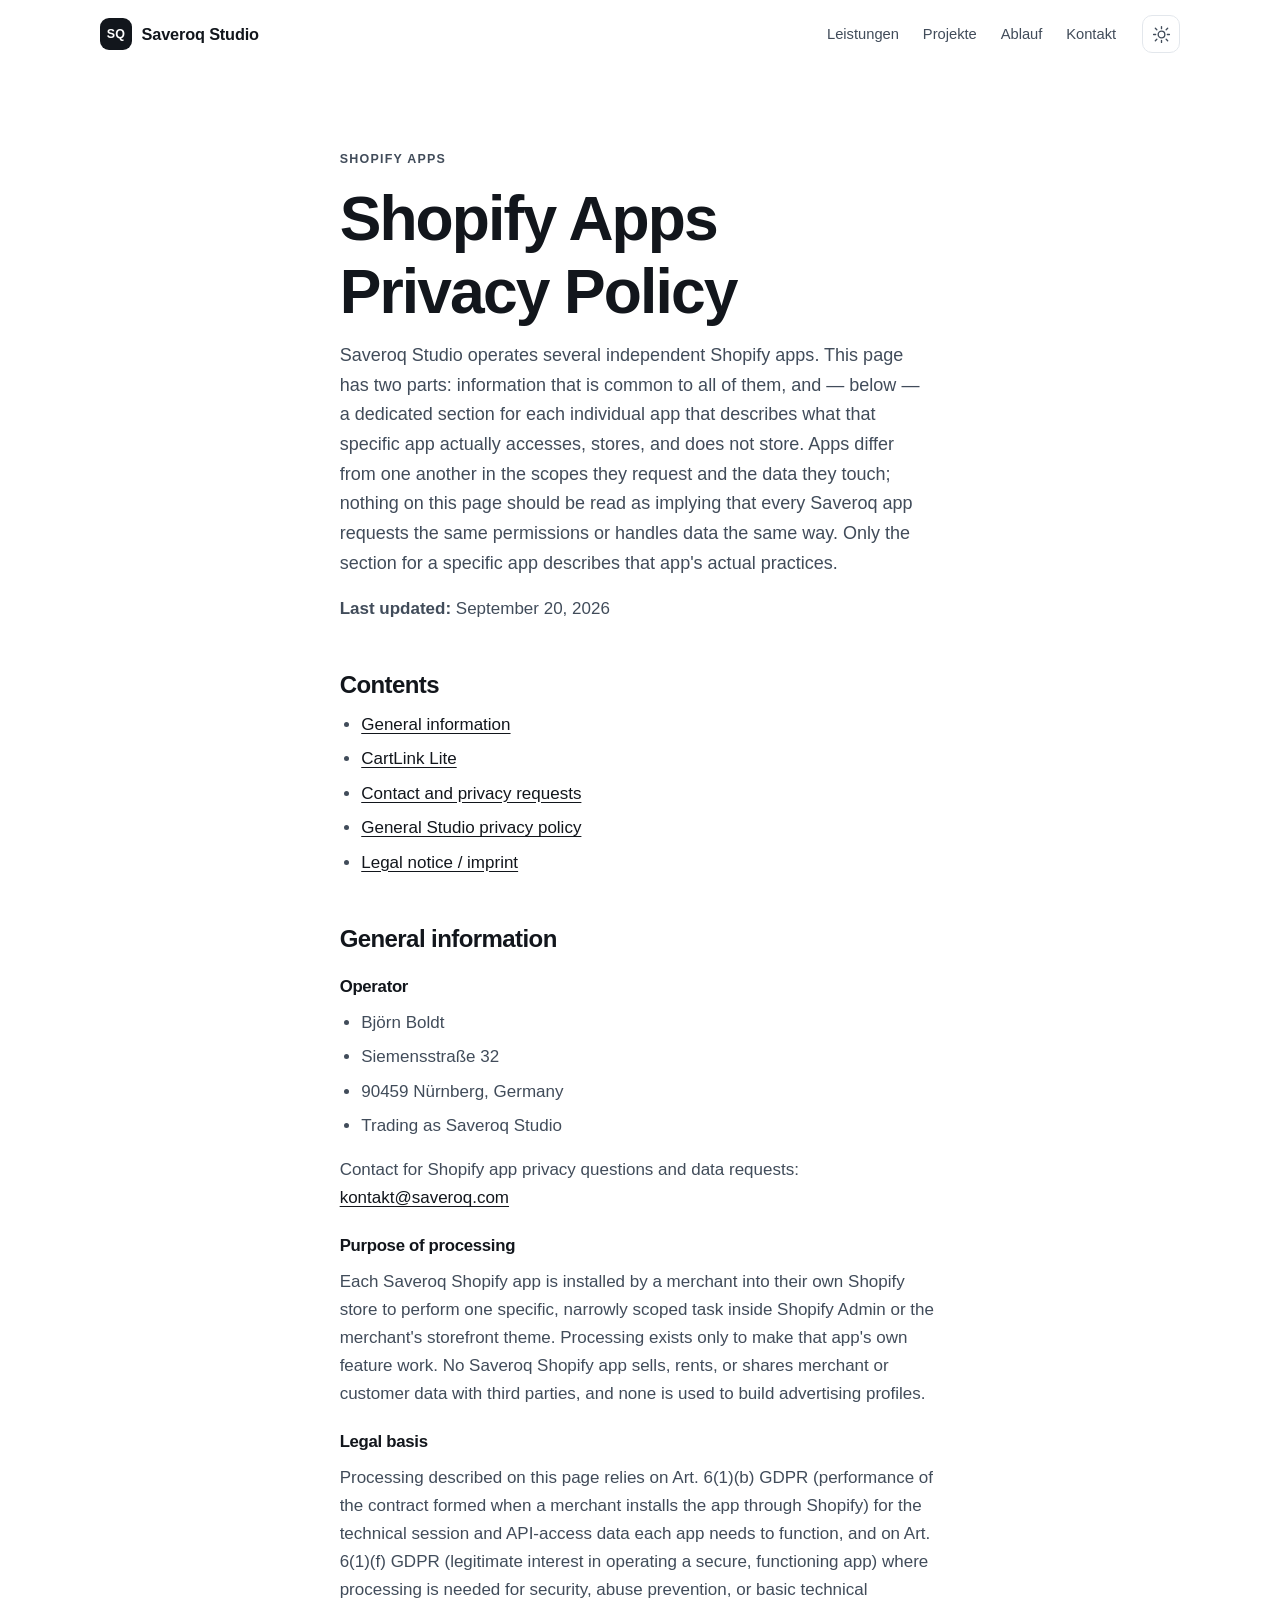
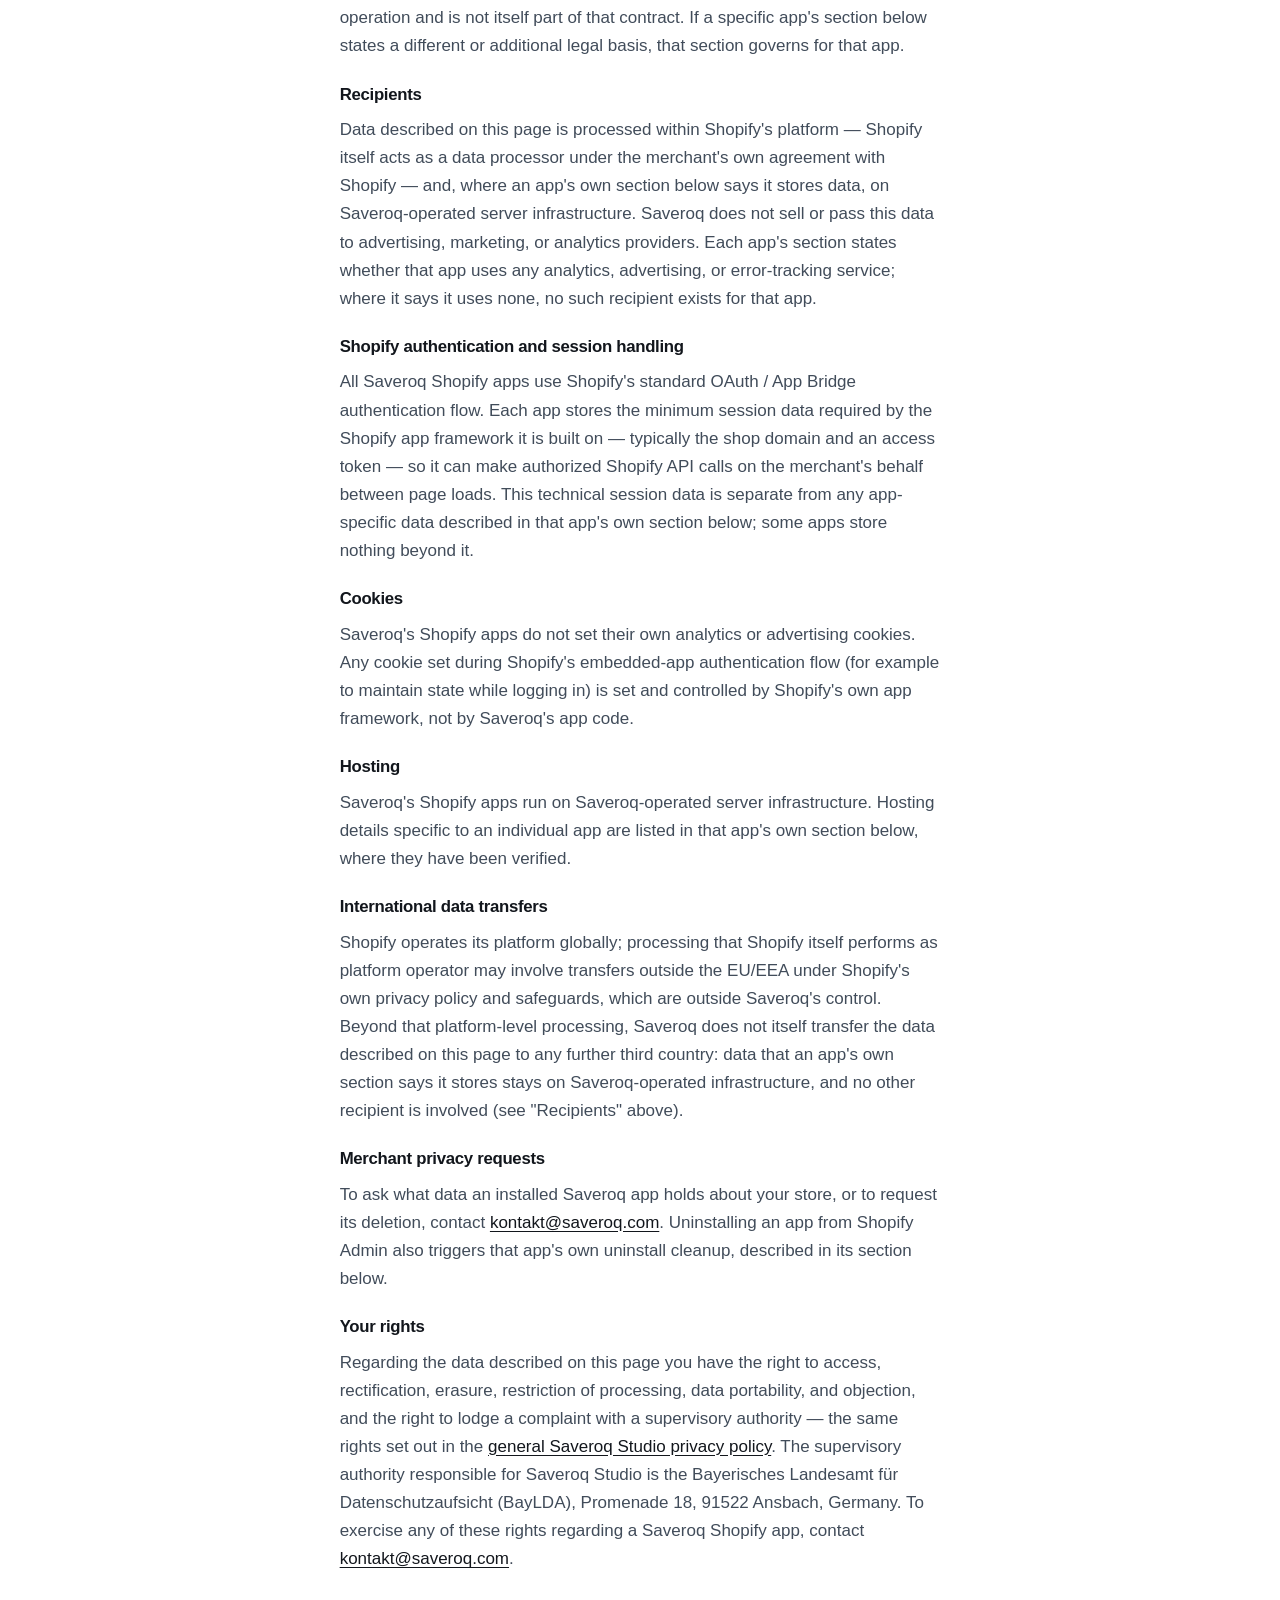
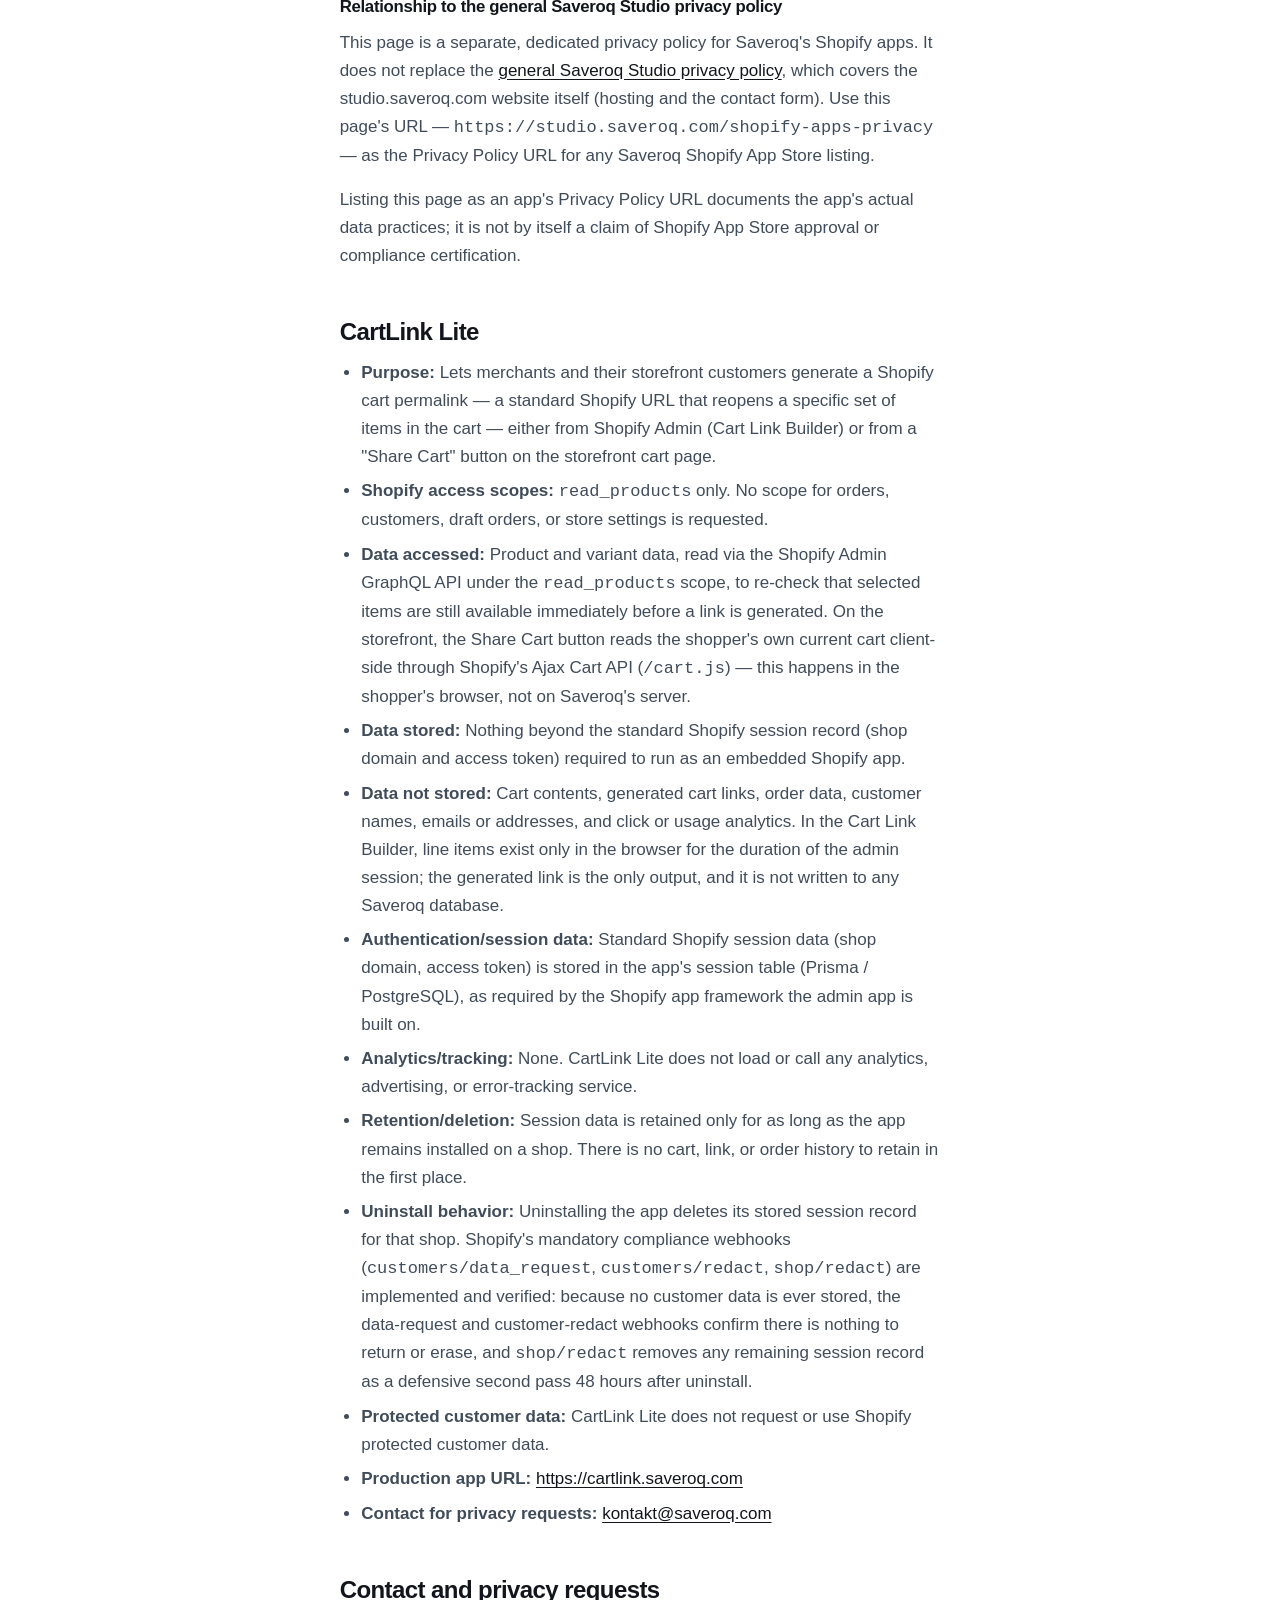
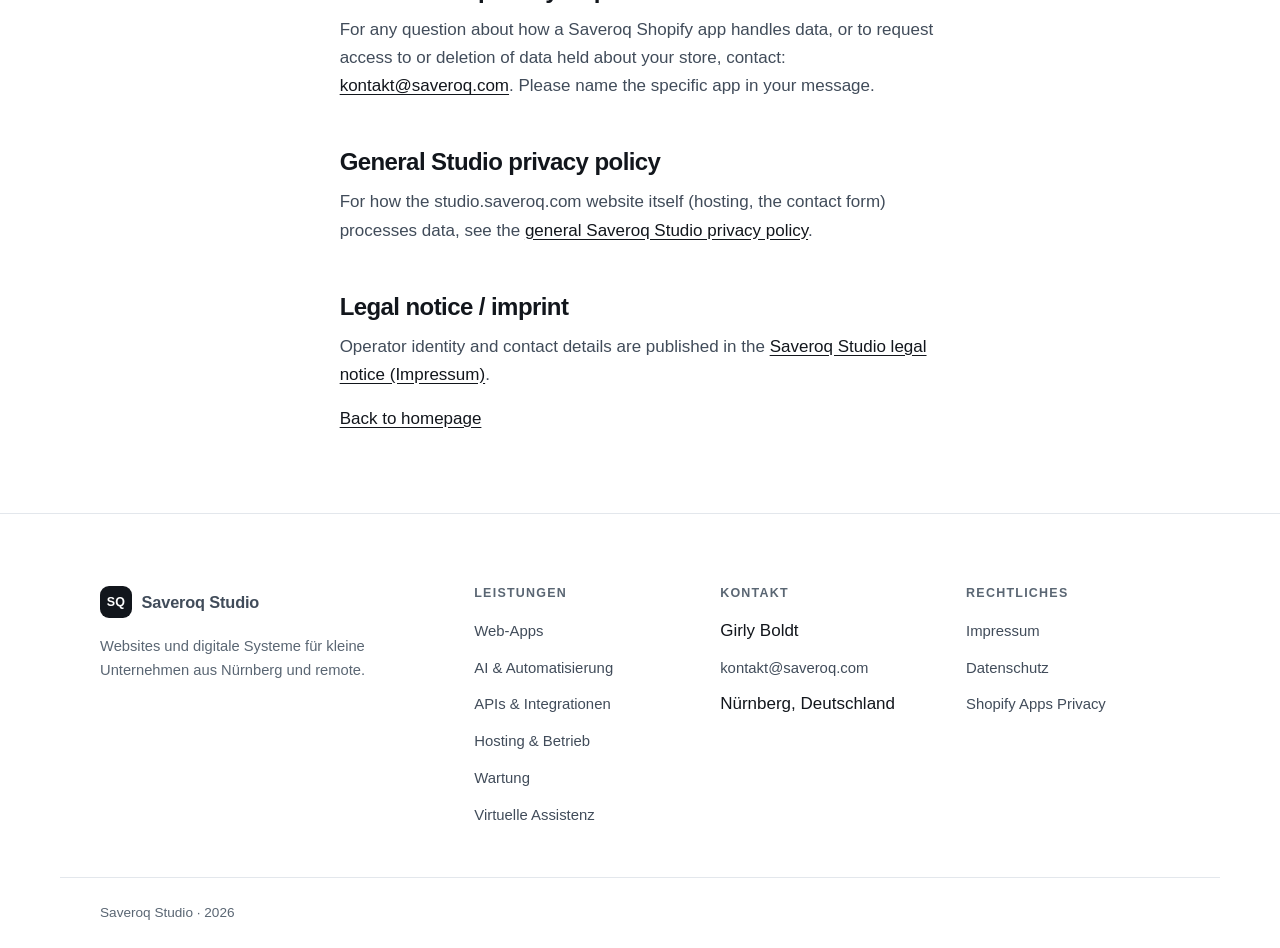
<file: shopify-apps-privacy/index.html>
<!DOCTYPE html>
<html lang="en" data-theme="auto">
<head>
<meta charset="utf-8">
<meta name="viewport" content="width=device-width, initial-scale=1">
<title>Shopify Apps Privacy Policy | Saveroq Studio</title>
<meta name="description" content="Shared privacy policy for Saveroq Studio's Shopify apps: common information plus a dedicated, verified data-practices section for each app, starting with CartLink Lite.">
<meta name="robots" content="index, follow">
<link rel="canonical" href="https://studio.saveroq.com/shopify-apps-privacy">
<meta property="og:type" content="website">
<meta property="og:url" content="https://studio.saveroq.com/shopify-apps-privacy">
<meta property="og:title" content="Shopify Apps Privacy Policy | Saveroq Studio">
<meta property="og:description" content="Shared privacy policy for Saveroq Studio's Shopify apps, with a dedicated section per app.">
<meta name="theme-color" content="#ffffff" media="(prefers-color-scheme: light)">
<meta name="theme-color" content="#0e1116" media="(prefers-color-scheme: dark)">
<link rel="icon" href="../assets/icons/favicon.svg" type="image/svg+xml">
<link rel="icon" href="../favicon.ico" sizes="32x32">
<link rel="apple-touch-icon" href="../assets/icons/apple-touch-icon.png">
<link rel="stylesheet" href="../css/styles.css?v=0173b820">
</head>
<body>
<a class="skip-link" href="#main">Skip to content</a>

<header class="site-header" id="site-header"><div class="container header-inner"><a class="brand" href="../" aria-label="Saveroq Studio home"><span class="brand-mark" aria-hidden="true">SQ</span><span class="brand-name">Saveroq Studio</span></a><nav class="nav-desktop" aria-label="Main navigation"><ul><li><a href="../#leistungen">Leistungen</a></li><li><a href="../#projekte">Projekte</a></li><li><a href="../#ablauf">Ablauf</a></li><li><a href="../#kontakt">Kontakt</a></li></ul></nav><div class="header-tools"><button type="button" class="icon-btn" id="theme-toggle" aria-label="Toggle color scheme"><svg class="icon icon-sun" viewBox="0 0 24 24" aria-hidden="true"><circle cx="12" cy="12" r="4.2"/><path d="M12 2v2.6M12 19.4V22M4.2 4.2l1.9 1.9M17.9 17.9l1.9 1.9M2 12h2.6M19.4 12H22M4.2 19.8l1.9-1.9M17.9 6.1l1.9-1.9"/></svg><svg class="icon icon-moon" viewBox="0 0 24 24" aria-hidden="true"><path d="M20 14.2A8.2 8.2 0 0 1 9.8 4a8.4 8.4 0 1 0 10.2 10.2z"/></svg></button><button type="button" class="icon-btn nav-toggle" id="nav-toggle" aria-expanded="false" aria-controls="nav-mobile" aria-label="Open menu"><svg class="icon icon-burger" viewBox="0 0 24 24" aria-hidden="true"><path d="M4 7h16M4 12h16M4 17h16"/></svg><svg class="icon icon-close" viewBox="0 0 24 24" aria-hidden="true"><path d="M6 6l12 12M18 6L6 18"/></svg></button></div></div><nav class="nav-mobile" id="nav-mobile" aria-label="Mobile navigation" hidden><ul class="container"><li><a href="../">Startseite</a></li><li><a href="../#leistungen">Leistungen</a></li><li><a href="../#projekte">Projekte</a></li><li><a href="../#kontakt">Kontakt</a></li></ul></nav></header>

<main id="main" class="legal">
  <div class="container legal-inner">

    <p class="eyebrow">Shopify Apps</p>
    <h1>Shopify Apps Privacy Policy</h1>
    <p class="section-lead">
      Saveroq Studio operates several independent Shopify apps. This page has two parts: information
      that is common to all of them, and — below — a dedicated section for each individual app that
      describes what that specific app actually accesses, stores, and does not store. Apps differ from
      one another in the scopes they request and the data they touch; nothing on this page should be
      read as implying that every Saveroq app requests the same permissions or handles data the same
      way. Only the section for a specific app describes that app's actual practices.
    </p>
    <p><strong>Last updated:</strong> September 20, 2026</p>

    <h2 id="toc-heading">Contents</h2>
    <nav aria-label="Page contents">
      <ul>
        <li><a href="#general">General information</a></li>
        <li><a href="#cartlink-lite">CartLink Lite</a></li>
        <li><a href="#contact">Contact and privacy requests</a></li>
        <li><a href="#general-privacy-policy">General Studio privacy policy</a></li>
        <li><a href="#imprint">Legal notice / imprint</a></li>
      </ul>
    </nav>

    <h2 id="general">General information</h2>

    <h3>Operator</h3>
    <ul>
      <li>Björn Boldt</li>
      <li>Siemensstraße 32</li>
      <li>90459 Nürnberg, Germany</li>
      <li>Trading as Saveroq Studio</li>
    </ul>
    <p>
      Contact for Shopify app privacy questions and data requests:
      <!--email_off--><a href="mailto:kontakt@saveroq.com">kontakt@saveroq.com</a><!--/email_off-->
    </p>

    <h3>Purpose of processing</h3>
    <p>
      Each Saveroq Shopify app is installed by a merchant into their own Shopify store to perform one
      specific, narrowly scoped task inside Shopify Admin or the merchant's storefront theme.
      Processing exists only to make that app's own feature work. No Saveroq Shopify app sells, rents,
      or shares merchant or customer data with third parties, and none is used to build advertising
      profiles.
    </p>

    <h3>Legal basis</h3>
    <p>
      Processing described on this page relies on Art. 6(1)(b) GDPR (performance of the contract formed
      when a merchant installs the app through Shopify) for the technical session and API-access data
      each app needs to function, and on Art. 6(1)(f) GDPR (legitimate interest in operating a secure,
      functioning app) where processing is needed for security, abuse prevention, or basic technical
      operation and is not itself part of that contract. If a specific app's section below states a
      different or additional legal basis, that section governs for that app.
    </p>

    <h3>Recipients</h3>
    <p>
      Data described on this page is processed within Shopify's platform — Shopify itself acts as a
      data processor under the merchant's own agreement with Shopify — and, where an app's own section
      below says it stores data, on Saveroq-operated server infrastructure. Saveroq does not sell or
      pass this data to advertising, marketing, or analytics providers. Each app's section states
      whether that app uses any analytics, advertising, or error-tracking service; where it says it
      uses none, no such recipient exists for that app.
    </p>

    <h3>Shopify authentication and session handling</h3>
    <p>
      All Saveroq Shopify apps use Shopify's standard OAuth / App Bridge authentication flow. Each app
      stores the minimum session data required by the Shopify app framework it is built on — typically
      the shop domain and an access token — so it can make authorized Shopify API calls on the
      merchant's behalf between page loads. This technical session data is separate from any
      app-specific data described in that app's own section below; some apps store nothing beyond it.
    </p>

    <h3>Cookies</h3>
    <p>
      Saveroq's Shopify apps do not set their own analytics or advertising cookies. Any cookie set
      during Shopify's embedded-app authentication flow (for example to maintain state while logging
      in) is set and controlled by Shopify's own app framework, not by Saveroq's app code.
    </p>

    <h3>Hosting</h3>
    <p>
      Saveroq's Shopify apps run on Saveroq-operated server infrastructure. Hosting details specific to
      an individual app are listed in that app's own section below, where they have been verified.
    </p>

    <h3>International data transfers</h3>
    <p>
      Shopify operates its platform globally; processing that Shopify itself performs as platform
      operator may involve transfers outside the EU/EEA under Shopify's own privacy policy and
      safeguards, which are outside Saveroq's control. Beyond that platform-level processing, Saveroq
      does not itself transfer the data described on this page to any further third country: data that
      an app's own section says it stores stays on Saveroq-operated infrastructure, and no other
      recipient is involved (see "Recipients" above).
    </p>

    <h3>Merchant privacy requests</h3>
    <p>
      To ask what data an installed Saveroq app holds about your store, or to request its deletion,
      contact <!--email_off--><a href="mailto:kontakt@saveroq.com">kontakt@saveroq.com</a><!--/email_off-->.
      Uninstalling an app from Shopify Admin also triggers that app's own uninstall cleanup, described
      in its section below.
    </p>

    <h3>Your rights</h3>
    <p>
      Regarding the data described on this page you have the right to access, rectification, erasure,
      restriction of processing, data portability, and objection, and the right to lodge a complaint
      with a supervisory authority — the same rights set out in the
      <a href="../datenschutz.html">general Saveroq Studio privacy policy</a>. The supervisory authority
      responsible for Saveroq Studio is the Bayerisches Landesamt für Datenschutzaufsicht (BayLDA),
      Promenade 18, 91522 Ansbach, Germany. To exercise any of these rights regarding a Saveroq Shopify
      app, contact
      <!--email_off--><a href="mailto:kontakt@saveroq.com">kontakt@saveroq.com</a><!--/email_off-->.
    </p>

    <h3>Relationship to the general Saveroq Studio privacy policy</h3>
    <p>
      This page is a separate, dedicated privacy policy for Saveroq's Shopify apps. It does not replace
      the <a href="../datenschutz.html">general Saveroq Studio privacy policy</a>, which covers the
      studio.saveroq.com website itself (hosting and the contact form). Use this page's URL —
      <code>https://studio.saveroq.com/shopify-apps-privacy</code> — as the Privacy Policy URL for any
      Saveroq Shopify App Store listing.
    </p>
    <p>
      Listing this page as an app's Privacy Policy URL documents the app's actual data practices; it is
      not by itself a claim of Shopify App Store approval or compliance certification.
    </p>

    <h2 id="cartlink-lite">CartLink Lite</h2>
    <ul>
      <li><strong>Purpose:</strong> Lets merchants and their storefront customers generate a Shopify
        cart permalink — a standard Shopify URL that reopens a specific set of items in the cart —
        either from Shopify Admin (Cart Link Builder) or from a "Share Cart" button on the storefront
        cart page.</li>
      <li><strong>Shopify access scopes:</strong> <code>read_products</code> only. No scope for orders,
        customers, draft orders, or store settings is requested.</li>
      <li><strong>Data accessed:</strong> Product and variant data, read via the Shopify Admin GraphQL
        API under the <code>read_products</code> scope, to re-check that selected items are still
        available immediately before a link is generated. On the storefront, the Share Cart button
        reads the shopper's own current cart client-side through Shopify's Ajax Cart API
        (<code>/cart.js</code>) — this happens in the shopper's browser, not on Saveroq's server.</li>
      <li><strong>Data stored:</strong> Nothing beyond the standard Shopify session record (shop domain
        and access token) required to run as an embedded Shopify app.</li>
      <li><strong>Data not stored:</strong> Cart contents, generated cart links, order data, customer
        names, emails or addresses, and click or usage analytics. In the Cart Link Builder, line items
        exist only in the browser for the duration of the admin session; the generated link is the only
        output, and it is not written to any Saveroq database.</li>
      <li><strong>Authentication/session data:</strong> Standard Shopify session data (shop domain,
        access token) is stored in the app's session table (Prisma / PostgreSQL), as required by the
        Shopify app framework the admin app is built on.</li>
      <li><strong>Analytics/tracking:</strong> None. CartLink Lite does not load or call any analytics,
        advertising, or error-tracking service.</li>
      <li><strong>Retention/deletion:</strong> Session data is retained only for as long as the app
        remains installed on a shop. There is no cart, link, or order history to retain in the first
        place.</li>
      <li><strong>Uninstall behavior:</strong> Uninstalling the app deletes its stored session record
        for that shop. Shopify's mandatory compliance webhooks
        (<code>customers/data_request</code>, <code>customers/redact</code>, <code>shop/redact</code>)
        are implemented and verified: because no customer data is ever stored, the data-request and
        customer-redact webhooks confirm there is nothing to return or erase, and
        <code>shop/redact</code> removes any remaining session record as a defensive second pass 48
        hours after uninstall.</li>
      <li><strong>Protected customer data:</strong> CartLink Lite does not request or use Shopify
        protected customer data.</li>
      <li><strong>Production app URL:</strong> <a href="https://cartlink.saveroq.com">https://cartlink.saveroq.com</a></li>
      <li><strong>Contact for privacy requests:</strong>
        <!--email_off--><a href="mailto:kontakt@saveroq.com">kontakt@saveroq.com</a><!--/email_off--></li>
    </ul>

    <!--
      Extending this page: add a new "## App Name" section here (h2 + the same
      bullet list — Purpose, Shopify access scopes, Data accessed, Data stored,
      Data not stored, Authentication/session data, Analytics/tracking,
      Retention/deletion, Uninstall behavior, Contact for privacy requests),
      then add its anchor link to the "Contents" list above. Only add a section
      once that app's actual data practices have been verified against its own
      source code — do not copy another app's section as a starting point.
    -->

    <h2 id="contact">Contact and privacy requests</h2>
    <p>
      For any question about how a Saveroq Shopify app handles data, or to request access to or
      deletion of data held about your store, contact:
      <!--email_off--><a href="mailto:kontakt@saveroq.com">kontakt@saveroq.com</a><!--/email_off-->.
      Please name the specific app in your message.
    </p>

    <h2 id="general-privacy-policy">General Studio privacy policy</h2>
    <p>
      For how the studio.saveroq.com website itself (hosting, the contact form) processes data, see the
      <a href="../datenschutz.html">general Saveroq Studio privacy policy</a>.
    </p>

    <h2 id="imprint">Legal notice / imprint</h2>
    <p>
      Operator identity and contact details are published in the
      <a href="../impressum.html">Saveroq Studio legal notice (Impressum)</a>.
    </p>

    <p class="legal-back">
      <a href="../">Back to homepage</a>
    </p>
  </div>
</main>

<footer class="site-footer"><div class="container footer-grid"><div class="footer-brand"><a class="brand" href="../"><span class="brand-mark" aria-hidden="true">SQ</span><span class="brand-name">Saveroq Studio</span></a><p class="footer-desc">Websites und digitale Systeme für kleine Unternehmen aus Nürnberg und remote.</p></div><nav class="footer-nav" aria-label="Leistungen"><h2>Leistungen</h2><ul><li><a href="../web-apps-saas/">Web-Apps</a></li><li><a href="../ai-automatisierung/">AI &amp; Automatisierung</a></li><li><a href="../api-integrationen/">APIs &amp; Integrationen</a></li><li><a href="../hosting-betrieb/">Hosting &amp; Betrieb</a></li><li><a href="../wartung-support/">Wartung</a></li><li><a href="../virtuelle-assistenz/">Virtuelle Assistenz</a></li></ul></nav><div class="footer-col"><h2>Kontakt</h2><ul><li>Girly Boldt</li><li><!--email_off--><a href="mailto:kontakt@saveroq.com">kontakt@saveroq.com</a><!--/email_off--></li><li>Nürnberg, Deutschland</li></ul></div><div class="footer-col"><h2>Rechtliches</h2><ul><li><a href="../impressum.html">Impressum</a></li><li><a href="../datenschutz.html">Datenschutz</a></li><li><a href="./">Shopify Apps Privacy</a></li></ul></div></div><div class="container footer-bottom"><p>Saveroq Studio &middot; 2026</p></div></footer>

<script src="../js/config.js?v=e80d62ec"></script>
<script src="../js/main.js?v=31bb2fb2"></script>
</body>
</html>
</file>
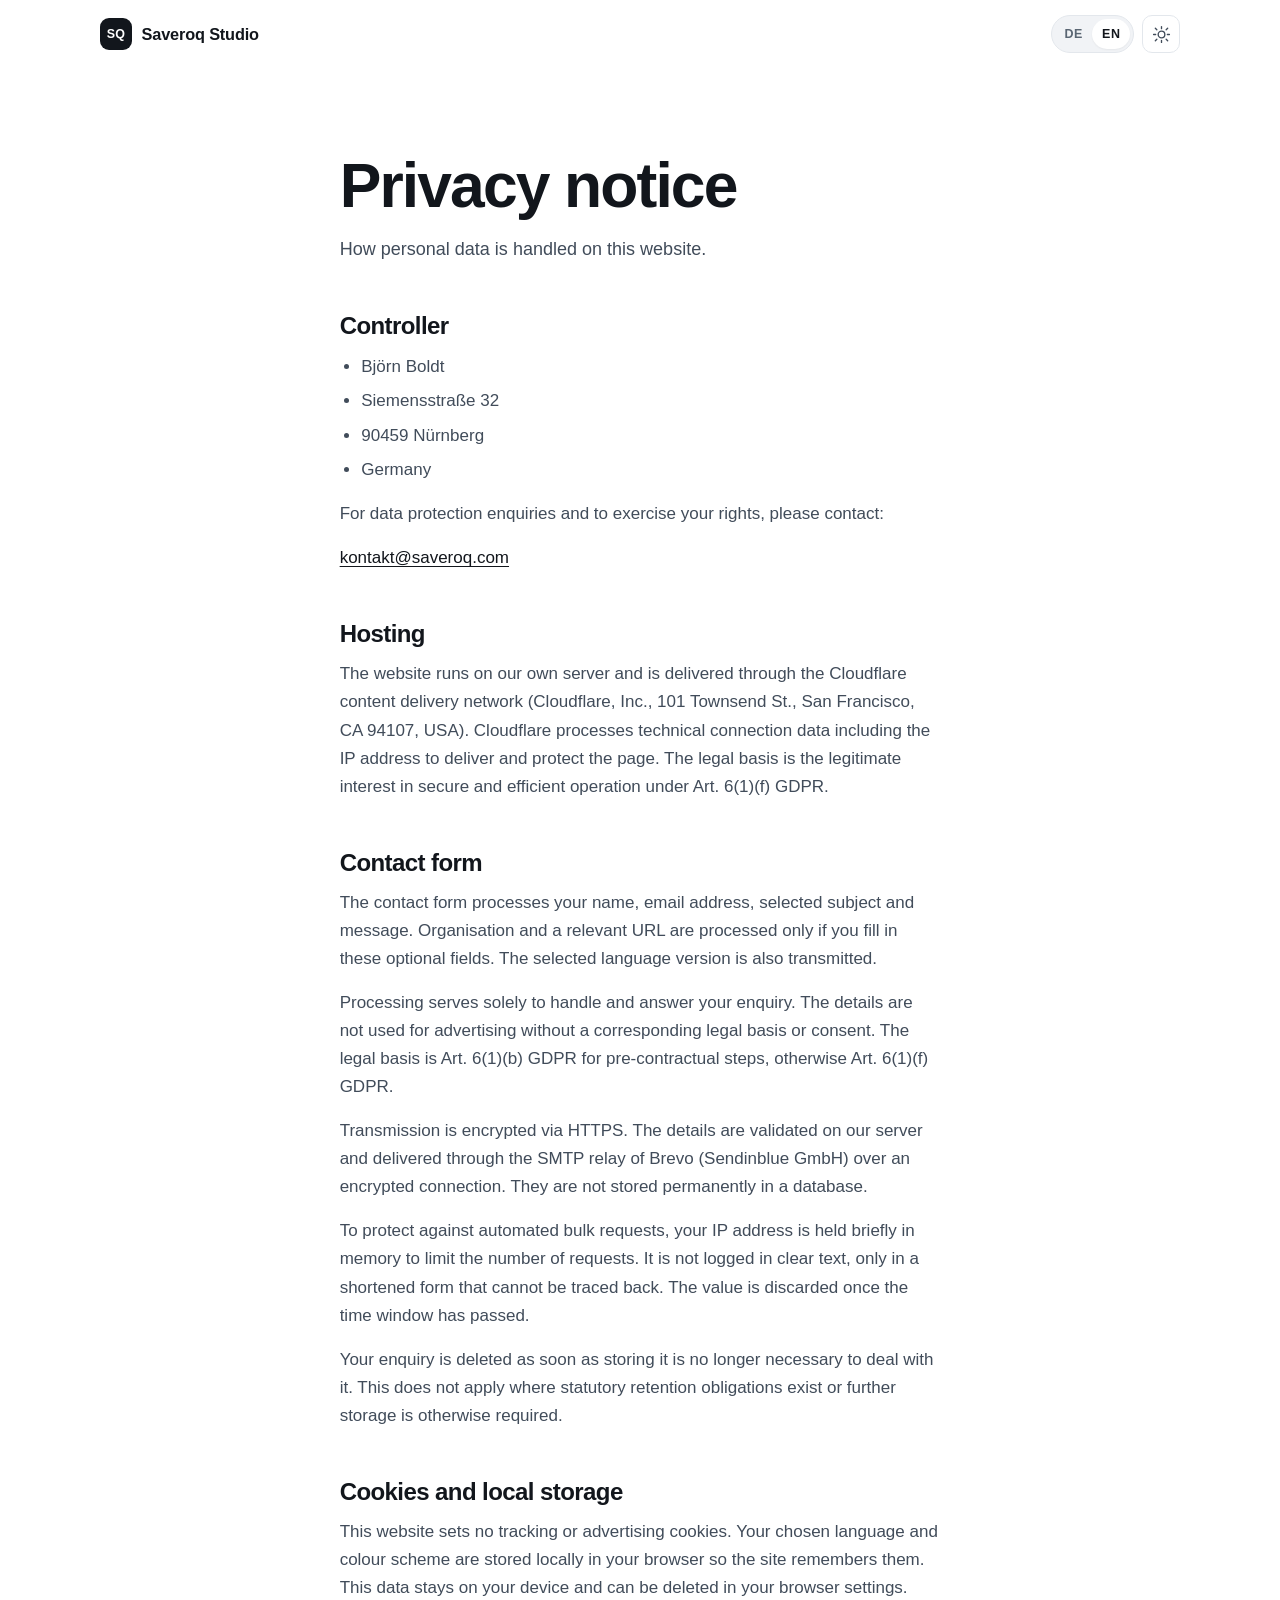
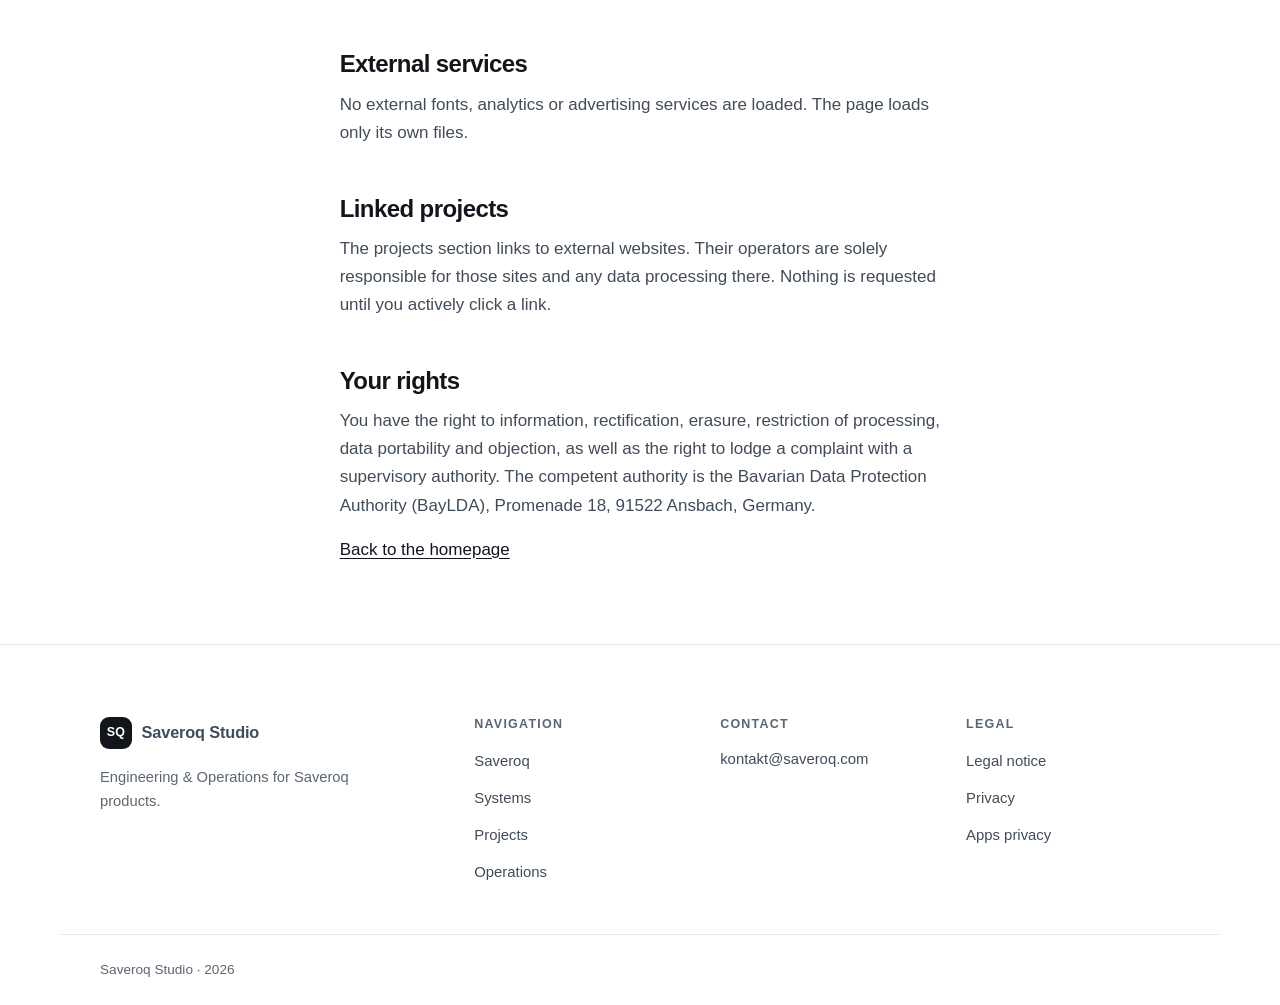
<file: datenschutz.html>
<!DOCTYPE html>
<html lang="de" data-theme="auto">
<head>
<meta charset="utf-8">
<meta name="viewport" content="width=device-width, initial-scale=1">

<title>Datenschutzhinweise — Saveroq Studio</title>
<meta name="description" content="Hinweise zum Umgang mit personenbezogenen Daten auf dieser Website.">
<meta name="robots" content="index, follow">
<link rel="canonical" href="https://studio.saveroq.com/datenschutz.html">
<meta property="og:type" content="website">
<meta property="og:url" content="https://studio.saveroq.com/datenschutz.html">
<meta property="og:title" content="Datenschutzhinweise — Saveroq Studio">
<meta property="og:description" content="Informationen zur Verarbeitung personenbezogener Daten bei Saveroq Studio.">

<meta name="theme-color" content="#ffffff" media="(prefers-color-scheme: light)">
<meta name="theme-color" content="#0e1116" media="(prefers-color-scheme: dark)">

<link rel="icon" href="assets/icons/favicon.svg" type="image/svg+xml">
<link rel="icon" href="favicon.ico" sizes="32x32">
<link rel="apple-touch-icon" href="assets/icons/apple-touch-icon.png">
<link rel="stylesheet" href="css/styles.css?v=7ca849f4">
</head>

<body data-title-key="privacy.meta">
<a class="skip-link" href="#main" data-i18n="a11y.skip">Zum Inhalt springen</a>

<header class="site-header" id="site-header">
  <div class="container header-inner">
    <a class="brand" href="index.html" aria-label="SQ Saveroq Studio">
      <span class="brand-mark" aria-hidden="true" data-site="initials">SQ</span>
      <span class="brand-name" data-site="name">Saveroq Studio</span>
    </a>

    <div class="header-tools">
      <div class="lang-switch" role="group" aria-label="Sprache wählen" data-i18n-attr="aria-label:a11y.langGroup">
        <button type="button" class="lang-btn" data-lang="de" aria-pressed="true" lang="de">DE</button>
        <button type="button" class="lang-btn" data-lang="en" aria-pressed="false" lang="en">EN</button>
      </div>
      <button type="button" class="icon-btn" id="theme-toggle"
              aria-label="Farbschema wechseln" data-i18n-attr="aria-label:a11y.theme">
        <svg class="icon icon-sun" viewBox="0 0 24 24" aria-hidden="true" focusable="false">
          <circle cx="12" cy="12" r="4.2"/>
          <path d="M12 2v2.6M12 19.4V22M4.2 4.2l1.9 1.9M17.9 17.9l1.9 1.9M2 12h2.6M19.4 12H22M4.2 19.8l1.9-1.9M17.9 6.1l1.9-1.9"/>
        </svg>
        <svg class="icon icon-moon" viewBox="0 0 24 24" aria-hidden="true" focusable="false">
          <path d="M20 14.2A8.2 8.2 0 0 1 9.8 4a8.4 8.4 0 1 0 10.2 10.2z"/>
        </svg>
      </button>
    </div>
  </div>
</header>

<main id="main" class="legal">
  <div class="container legal-inner">

    <h1 data-i18n="privacy.title">Datenschutzhinweise</h1>
    <p class="section-lead" data-i18n="privacy.intro">
      Hinweise zum Umgang mit personenbezogenen Daten auf dieser Website.
    </p>

    <h2 data-i18n="privacy.h1">Verantwortliche Stelle</h2>
    <ul>
      <li>Björn Boldt</li>
      <li>Siemensstraße 32</li>
      <li>90459 Nürnberg</li>
      <li data-i18n="imprint.country">Deutschland</li>
    </ul>
    <p data-i18n="privacy.controllerContact">
      Für Anfragen zum Datenschutz und für die Ausübung Ihrer Rechte wenden
      Sie sich bitte an:
    </p>
    <!--email_off-->
    <p><a href="mailto:kontakt@saveroq.com">kontakt@saveroq.com</a></p>
    <!--/email_off-->

    <h2 data-i18n="privacy.h2">Hosting</h2>
    <p data-i18n="privacy.hostingText">
      Die Website wird auf einem eigenen Server betrieben und über das
      Content-Delivery-Netz von Cloudflare ausgeliefert (Cloudflare, Inc.,
      101 Townsend St., San Francisco, CA 94107, USA). Dabei verarbeitet
      Cloudflare technische Verbindungsdaten einschließlich der IP-Adresse,
      um die Seite überhaupt ausliefern und vor Angriffen schützen zu können.
      Rechtsgrundlage ist das berechtigte Interesse an einem sicheren und
      effizienten Betrieb nach Art. 6 Abs. 1 lit. f DSGVO.
    </p>

    <h2 data-i18n="privacy.h4">Kontaktformular</h2>
    <p data-i18n="privacy.contactText">
      Über das Kontaktformular werden verarbeitet: Ihr Name, Ihre
      E-Mail-Adresse, das gewählte Thema und Ihre Nachricht. Zusätzlich
      werden Organisation und eine relevante URL verarbeitet, soweit Sie
      diese freiwilligen Angaben ausfüllen. Übermittelt wird
      außerdem die von Ihnen gewählte Sprachfassung.
    </p>
    <p data-i18n="privacy.contactPurpose">
      Die Verarbeitung erfolgt ausschließlich zur Bearbeitung und
      Beantwortung Ihrer Anfrage. Eine Nutzung zu Werbezwecken findet ohne
      entsprechende Rechtsgrundlage oder Einwilligung nicht statt.
      Rechtsgrundlage ist Art. 6 Abs. 1 lit. b DSGVO bei vorvertraglichen
      Maßnahmen, sonst Art. 6 Abs. 1 lit. f DSGVO.
    </p>
    <p data-i18n="privacy.contactTransport">
      Die Übertragung erfolgt verschlüsselt über HTTPS. Die Angaben werden
      auf unserem Server geprüft und anschließend über den SMTP-Relay des
      E-Mail-Dienstleisters Brevo (Sendinblue GmbH) per verschlüsselter
      Verbindung an das zentrale Postfach zugestellt.
      Eine dauerhafte Speicherung in einer
      Datenbank findet nicht statt.
    </p>
    <p data-i18n="privacy.contactIp">
      Zum Schutz vor automatisierten Massenanfragen wird Ihre IP-Adresse
      kurzzeitig im Arbeitsspeicher verarbeitet, um die Anzahl der Anfragen
      zu begrenzen. Sie wird dabei nicht im Klartext protokolliert, sondern
      nur in verkürzter, nicht rückführbarer Form. Nach Ablauf des
      Zeitfensters wird der Wert verworfen.
    </p>
    <p data-i18n="privacy.contactRetention">
      Ihre Anfrage wird gelöscht, sobald ihre weitere Speicherung für die
      Bearbeitung nicht mehr erforderlich ist. Etwas anderes gilt, soweit
      gesetzliche Aufbewahrungspflichten bestehen oder aus der Anfrage eine
      Geschäftsbeziehung entstanden ist, für die eine weitere Speicherung
      erforderlich bleibt.
    </p>

    <h2 data-i18n="privacy.h5">Cookies und lokale Speicherung</h2>
    <p data-i18n="privacy.storageText">
      Diese Website setzt keine Tracking- oder Werbe-Cookies. Ihre gewählte
      Sprache und das Farbschema werden lokal in Ihrem Browser gespeichert
      (localStorage), damit die Seite sie beim nächsten Besuch wiedererkennt.
      Diese Daten verbleiben auf Ihrem Gerät und werden nicht übertragen.
      Sie lassen sich jederzeit über die Browsereinstellungen löschen.
    </p>

    <h2 data-i18n="privacy.h6">Externe Dienste</h2>
    <p data-i18n="privacy.externalText">
      Es werden keine externen Schriftarten, Analyse- oder Werbedienste
      geladen. Die Seite lädt ausschließlich eigene Dateien. Sollte sich das
      ändern, ist jeder Dienst hier aufzuführen.
    </p>

    <h2 data-i18n="privacy.h8">Verlinkte Projekte</h2>
    <p data-i18n="privacy.linksText">
      Im Bereich „Projekte“ wird auf externe Websites verlinkt. Für deren
      Inhalte und Datenverarbeitung sind ausschließlich die jeweiligen
      Betreiber verantwortlich. Ein Aufruf erfolgt erst, wenn Sie den Link
      aktiv anklicken — es werden keine Inhalte dieser Seiten vorgeladen.
    </p>

    <h2 data-i18n="privacy.h7">Ihre Rechte</h2>
    <p data-i18n="privacy.rightsText">
      Sie haben das Recht auf Auskunft, Berichtigung, Löschung, Einschränkung
      der Verarbeitung, Datenübertragbarkeit und Widerspruch sowie das Recht
      auf Beschwerde bei einer Aufsichtsbehörde. Zuständig ist für uns das
      Bayerische Landesamt für Datenschutzaufsicht (BayLDA), Promenade 18,
      91522 Ansbach.
    </p>

    <p class="legal-back">
      <a href="index.html" data-i18n="legal.back">Zurück zur Startseite</a>
    </p>
  </div>
</main>

<footer class="site-footer">
  <div class="container footer-grid">
    <div class="footer-brand">
      <a class="brand" href="index.html">
        <span class="brand-mark" aria-hidden="true" data-site="initials">SQ</span>
        <span class="brand-name" data-site="name">Saveroq Studio</span>
      </a>
      <p class="footer-desc" data-i18n="footer.desc">Engineering &amp; Operations für die Saveroq-Produkte.</p>
      <ul class="social-list" id="social-list"></ul>
    </div>

    <nav class="footer-nav" aria-label="Footer-Navigation" data-i18n-attr="aria-label:a11y.footerNav">
      <h2 data-i18n="footer.navTitle">Navigation</h2>
      <ul>
        <li><a href="index.html#saveroq" data-i18n="nav.saveroq">Saveroq</a></li>
        <li><a href="index.html#systeme" data-i18n="nav.systems">Systeme</a></li>
        <li><a href="index.html#projekte" data-i18n="nav.projects">Projekte</a></li>
        <li><a href="index.html#betrieb" data-i18n="nav.operations">Betrieb</a></li>
      </ul>
    </nav>

    <div class="footer-col">
      <h2 data-i18n="footer.contactTitle">Kontakt</h2>
      <ul class="footer-contact" id="footer-contact"><li><!--email_off--><a href="mailto:kontakt@saveroq.com">kontakt@saveroq.com</a><!--/email_off--></li></ul>
    </div>

    <div class="footer-col">
      <h2 data-i18n="footer.legalTitle">Rechtliches</h2>
      <ul>
        <li><a href="impressum.html" data-i18n="footer.imprint">Impressum</a></li>
        <li><a href="datenschutz.html" data-i18n="footer.privacy">Datenschutz</a></li>
        <li><a href="apps-privacy" data-i18n="footer.appsPrivacy">Apps-Datenschutz</a></li>
      </ul>
    </div>
  </div>

  <div class="container footer-bottom">
    <p><span data-site="name">Saveroq Studio</span> &middot; <span id="footer-year">2026</span></p>
  </div>
</footer>

<script src="js/config.js?v=50f7b317"></script>
<script src="js/i18n.js?v=8c14ca8b"></script>
<script src="js/main.js?v=8fa9931a"></script>
</body>
</html>
</file>
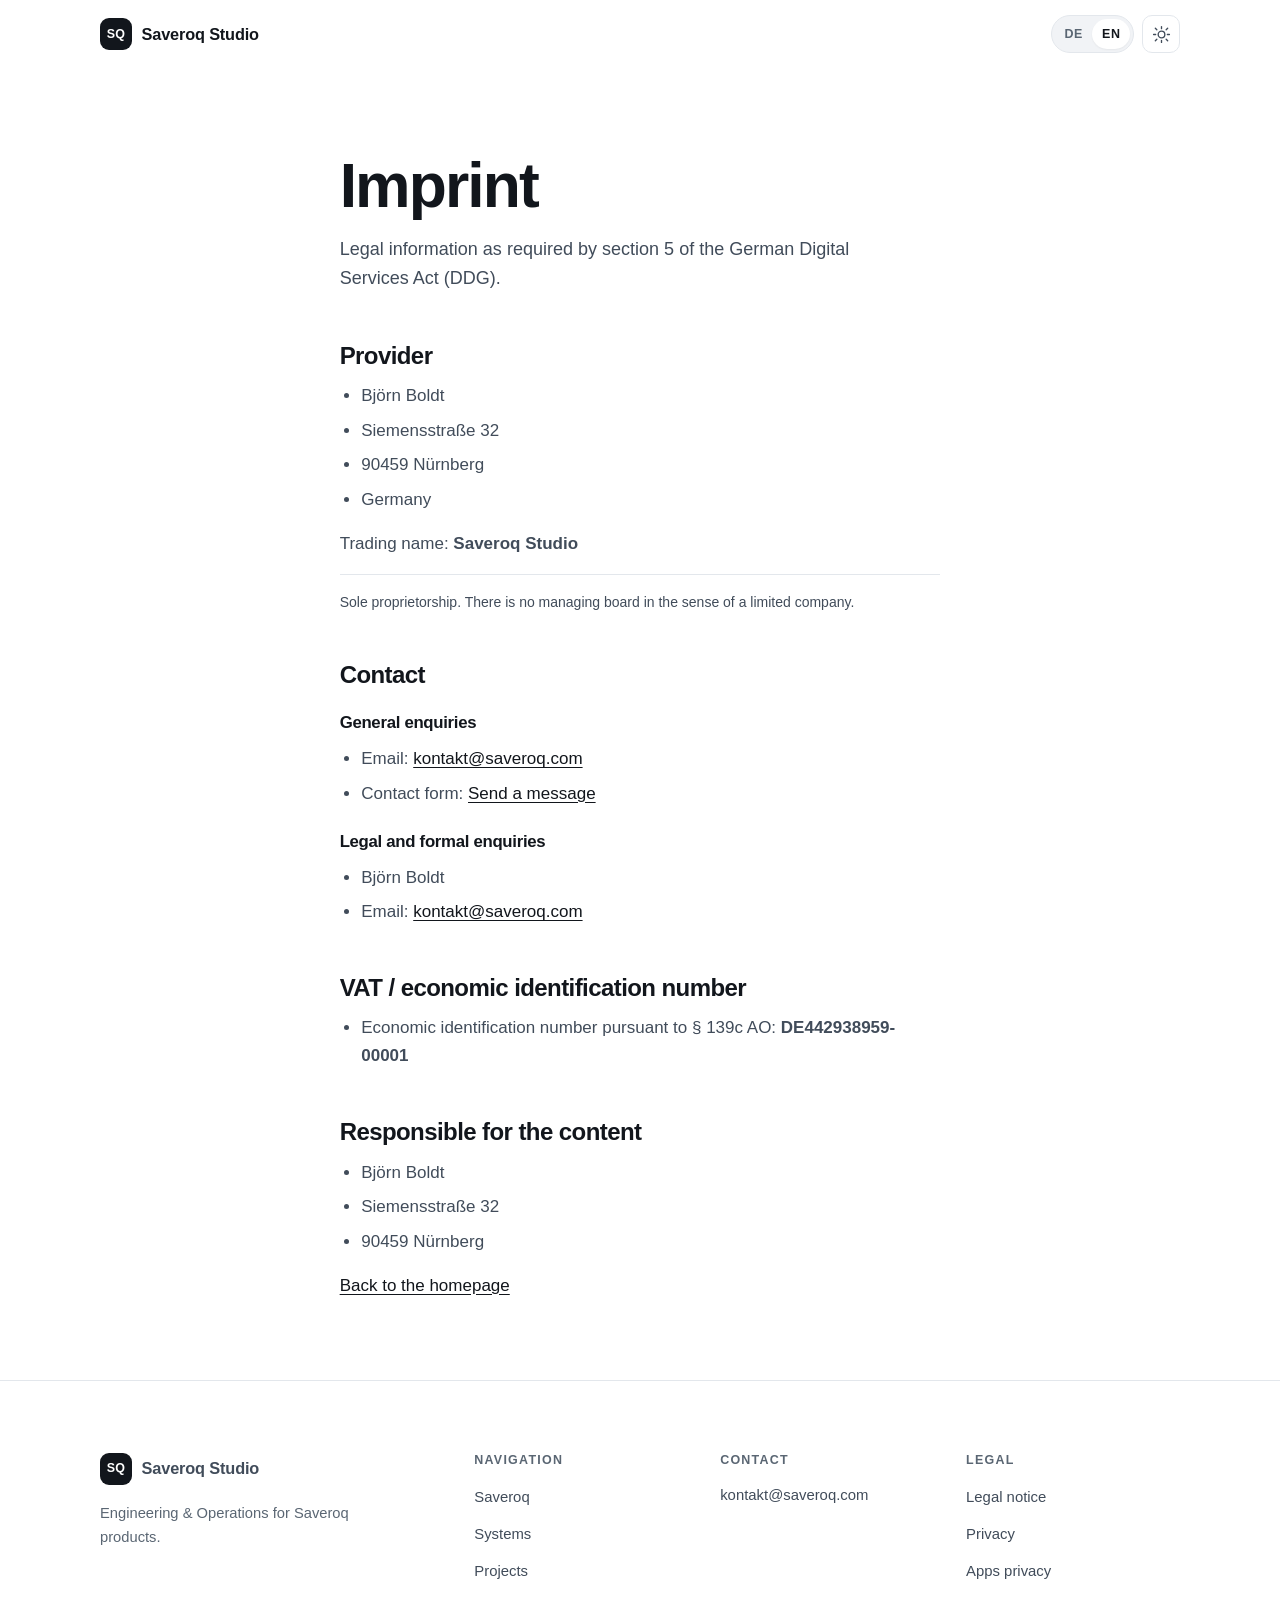
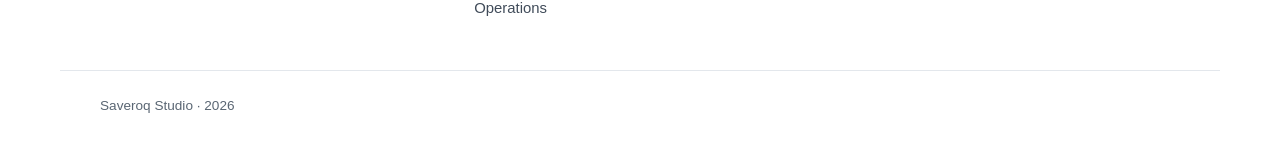
<file: impressum.html>
<!DOCTYPE html>
<html lang="de" data-theme="auto">
<head>
<meta charset="utf-8">
<meta name="viewport" content="width=device-width, initial-scale=1">

<title>Impressum — Saveroq Studio</title>
<meta name="description" content="Impressum und Anbieterkennzeichnung.">
<meta name="robots" content="index, follow">
<link rel="canonical" href="https://studio.saveroq.com/impressum.html">
<meta property="og:type" content="website">
<meta property="og:url" content="https://studio.saveroq.com/impressum.html">
<meta property="og:title" content="Impressum — Saveroq Studio">
<meta property="og:description" content="Anbieterkennzeichnung und Kontaktangaben von Saveroq Studio.">

<meta name="theme-color" content="#ffffff" media="(prefers-color-scheme: light)">
<meta name="theme-color" content="#0e1116" media="(prefers-color-scheme: dark)">

<link rel="icon" href="assets/icons/favicon.svg" type="image/svg+xml">
<link rel="icon" href="favicon.ico" sizes="32x32">
<link rel="apple-touch-icon" href="assets/icons/apple-touch-icon.png">
<link rel="stylesheet" href="css/styles.css?v=7ca849f4">
</head>

<body data-title-key="imprint.meta">
<a class="skip-link" href="#main" data-i18n="a11y.skip">Zum Inhalt springen</a>

<header class="site-header" id="site-header">
  <div class="container header-inner">
    <a class="brand" href="index.html" aria-label="SQ Saveroq Studio">
      <span class="brand-mark" aria-hidden="true" data-site="initials">SQ</span>
      <span class="brand-name" data-site="name">Saveroq Studio</span>
    </a>

    <div class="header-tools">
      <div class="lang-switch" role="group" aria-label="Sprache wählen" data-i18n-attr="aria-label:a11y.langGroup">
        <button type="button" class="lang-btn" data-lang="de" aria-pressed="true" lang="de">DE</button>
        <button type="button" class="lang-btn" data-lang="en" aria-pressed="false" lang="en">EN</button>
      </div>
      <button type="button" class="icon-btn" id="theme-toggle"
              aria-label="Farbschema wechseln" data-i18n-attr="aria-label:a11y.theme">
        <svg class="icon icon-sun" viewBox="0 0 24 24" aria-hidden="true" focusable="false">
          <circle cx="12" cy="12" r="4.2"/>
          <path d="M12 2v2.6M12 19.4V22M4.2 4.2l1.9 1.9M17.9 17.9l1.9 1.9M2 12h2.6M19.4 12H22M4.2 19.8l1.9-1.9M17.9 6.1l1.9-1.9"/>
        </svg>
        <svg class="icon icon-moon" viewBox="0 0 24 24" aria-hidden="true" focusable="false">
          <path d="M20 14.2A8.2 8.2 0 0 1 9.8 4a8.4 8.4 0 1 0 10.2 10.2z"/>
        </svg>
      </button>
    </div>
  </div>
</header>

<main id="main" class="legal">
  <div class="container legal-inner">

    <h1 data-i18n="imprint.title">Impressum</h1>
    <p class="section-lead" data-i18n="imprint.intro">
      Angaben gemäß § 5 Digitale-Dienste-Gesetz (DDG).
    </p>

    <h2 data-i18n="imprint.h1">Anbieter</h2>
    <ul>
      <li>Björn Boldt</li>
      <li>Siemensstraße 32</li>
      <li>90459 Nürnberg</li>
      <li data-i18n="imprint.country">Deutschland</li>
    </ul>
    <p>
      <span data-i18n="imprint.tradeName">Geschäftsbezeichnung:</span>
      <strong data-site="legalname">Saveroq Studio</strong>
    </p>
    <p class="card-note" data-i18n="imprint.soleTrader">
      Einzelunternehmen. Es besteht keine Geschäftsführung im Sinne einer
      Kapitalgesellschaft.
    </p>

    <h2 data-i18n="imprint.h2">Kontakt</h2>

    <h3 data-i18n="imprint.contactCustomer">Allgemeine Anfragen</h3>
    <ul>
      <!--email_off-->
      <li>
        <span data-i18n="imprint.email">E-Mail:</span>
        <a href="mailto:kontakt@saveroq.com">kontakt@saveroq.com</a>
      </li>
      <!--/email_off-->
      <li>
        <span data-i18n="imprint.form">Kontaktformular:</span>
        <a href="index.html#kontakt" data-i18n="imprint.formLink">Nachricht senden</a>
      </li>
    </ul>

    <h3 data-i18n="imprint.contactLegal">Rechtliche und formelle Anfragen</h3>
    <ul>
      <li>Björn Boldt</li>
      <!--email_off-->
      <li>
        <span data-i18n="imprint.email">E-Mail:</span>
        <a href="mailto:kontakt@saveroq.com">kontakt@saveroq.com</a>
      </li>
      <!--/email_off-->
    </ul>

    <div id="vat-slot">
      <h2>Wirtschafts-Identifikationsnummer</h2>
      <ul><li>Wirtschafts-Identifikationsnummer: <strong>DE442938959-00001</strong></li></ul>
    </div>

    <h2 data-i18n="imprint.h5">Verantwortlich für den Inhalt</h2>
    <ul>
      <li>Björn Boldt</li>
      <li>Siemensstraße 32</li>
      <li>90459 Nürnberg</li>
    </ul>

    <p class="legal-back">
      <a href="index.html" data-i18n="legal.back">Zurück zur Startseite</a>
    </p>
  </div>
</main>

<footer class="site-footer">
  <div class="container footer-grid">
    <div class="footer-brand">
      <a class="brand" href="index.html">
        <span class="brand-mark" aria-hidden="true" data-site="initials">SQ</span>
        <span class="brand-name" data-site="name">Saveroq Studio</span>
      </a>
      <p class="footer-desc" data-i18n="footer.desc">Engineering &amp; Operations für die Saveroq-Produkte.</p>
      <ul class="social-list" id="social-list"></ul>
    </div>

    <nav class="footer-nav" aria-label="Footer-Navigation" data-i18n-attr="aria-label:a11y.footerNav">
      <h2 data-i18n="footer.navTitle">Navigation</h2>
      <ul>
        <li><a href="index.html#saveroq" data-i18n="nav.saveroq">Saveroq</a></li>
        <li><a href="index.html#systeme" data-i18n="nav.systems">Systeme</a></li>
        <li><a href="index.html#projekte" data-i18n="nav.projects">Projekte</a></li>
        <li><a href="index.html#betrieb" data-i18n="nav.operations">Betrieb</a></li>
      </ul>
    </nav>

    <div class="footer-col">
      <h2 data-i18n="footer.contactTitle">Kontakt</h2>
      <ul class="footer-contact" id="footer-contact"><li><!--email_off--><a href="mailto:kontakt@saveroq.com">kontakt@saveroq.com</a><!--/email_off--></li></ul>
    </div>

    <div class="footer-col">
      <h2 data-i18n="footer.legalTitle">Rechtliches</h2>
      <ul>
        <li><a href="impressum.html" data-i18n="footer.imprint">Impressum</a></li>
        <li><a href="datenschutz.html" data-i18n="footer.privacy">Datenschutz</a></li>
        <li><a href="apps-privacy" data-i18n="footer.appsPrivacy">Apps-Datenschutz</a></li>
      </ul>
    </div>
  </div>

  <div class="container footer-bottom">
    <p><span data-site="name">Saveroq Studio</span> &middot; <span id="footer-year">2026</span></p>
  </div>
</footer>

<script src="js/config.js?v=50f7b317"></script>
<script src="js/i18n.js?v=8c14ca8b"></script>
<script src="js/main.js?v=8fa9931a"></script>
</body>
</html>
</file>
<file: css/styles.css>
/* ==========================================================================
   styles.css
   --------------------------------------------------------------------------
   Aufbau:
     1.  Design-Tokens (Farben, Abstände, Typografie)
     2.  Reset & Basis
     3.  Layout-Helfer
     4.  Typografie
     5.  Buttons & Links
     6.  Header / Navigation
     7.  Hero
     8.  Sections & Karten
     9.  Projekte
    10.  Ablauf (Steps)
    11.  Kalkulation
    12.  Kontaktformular
    13.  Footer
    14.  Rechtliche Seiten (Legal)
    15.  Hintergrund-Grafik (Scroll-Ebenen)
    16.  Fortschreitende Gestaltung (Skizze -> fertige Seite)
    17.  Animationen & prefers-reduced-motion
    18.  Print
   ========================================================================== */

/* ==========================================================================
   1. DESIGN-TOKENS
   ========================================================================== */

:root {
  /* Farben — Light (Standard) */
  --bg:            #ffffff;
  --bg-alt:        #f6f7f9;
  --surface:       #ffffff;
  --surface-2:     #f1f3f6;
  --ink:           #12161c;
  --ink-soft:      #414c5a;
  --muted:         #5a6673;   /* etwas dunkler als üblich: schafft Kontrastreserve,
                                 damit die Hintergrund-Grafik nichts wegnimmt */
  --border:        #e3e7ec;
  --border-strong: #cfd6de;
  --accent:        #0e6a5e;
  --accent-soft:   #e6f2f0;
  --accent-ink:    #ffffff;
  --danger:        #b3261e;
  --warn-bg:       #fff8e6;
  --warn-border:   #f0dca8;
  --warn-ink:      #6b5310;

  /* Hintergrund-Grafik: Linienfarbe und Gesamtdeckkraft.
     --art-opacity bitte nur mit Kontrollblick auf den Textkontrast ändern. */
  --art-line:      var(--accent);
  --art-opacity:   .13;   /* ruhendes Linienwerk */
  --art-spark:     .155;   /* wandernder Lichtpunkt: heller als das ruhende
                             Linienwerk, aber gedeckelt — er kreuzt beim
                             Wandern zwangslaeufig auch Fliesstext */

  /* Buttons */
  --btn-primary-bg:    #12161c;
  --btn-primary-bg-h:  #000000;
  --btn-primary-ink:   #ffffff;

  /* Schatten. --shadow-rgb wird gebraucht, um Schatten aus einer Zahl
     zu berechnen (Abschnitt 16). */
  --shadow-rgb: 18, 22, 28;
  --shadow-sm: 0 1px 2px rgba(18, 22, 28, .05);
  --shadow-md: 0 4px 16px rgba(18, 22, 28, .06);
  --shadow-lg: 0 18px 48px rgba(18, 22, 28, .10);

  /* Typografie */
  --font-sans: -apple-system, BlinkMacSystemFont, "Segoe UI", Roboto,
               "Helvetica Neue", Arial, "Noto Sans", sans-serif;
  --font-mono: ui-monospace, SFMono-Regular, "SF Mono", Menlo, Consolas,
               "Liberation Mono", monospace;

  /* Maße */
  --container: 1160px;
  --radius:    14px;
  --radius-sm: 9px;
  --radius-lg: 22px;

  /* Abstände */
  --s-1: .25rem;
  --s-2: .5rem;
  --s-3: .75rem;
  --s-4: 1rem;
  --s-5: 1.5rem;
  --s-6: 2rem;
  --s-7: 3rem;
  --s-8: 4rem;
  --s-9: 6rem;

  --header-h: 68px;

  /* Reifegrad der Gestaltung: 0 = Skizze, 1 = fertig gestaltet.
     Der Standardwert ist bewusst 1 — ohne JavaScript sieht jeder
     Besucher die fertig gestaltete Seite. js/main.js senkt den Wert
     anschliessend fuer die oberen Abschnitte ab. Siehe Abschnitt 16. */
  --e: 1;
}

/* Dark Mode — automatisch nach Systemeinstellung … */
@media (prefers-color-scheme: dark) {
  :root:not([data-theme="light"]) {
    --bg:            #0e1116;
    --bg-alt:        #12161d;
    --surface:       #161b23;
    --surface-2:     #1c222b;
    --ink:           #eef1f5;
    --ink-soft:      #c2cad4;
    --muted:         #93a0ae;
    --border:        #262e39;
    --border-strong: #38424f;
    --accent:        #4ecdb5;
    --accent-soft:   #12302c;
    --accent-ink:    #06231f;
    --danger:        #ff8a80;
    --warn-bg:       #2a2412;
    --warn-border:   #4d4222;
    --warn-ink:      #f0dca8;

    /* Auf dunklem Grund braucht dasselbe Linienwerk mehr Deckkraft,
       um überhaupt wahrnehmbar zu sein. */
    --art-opacity:   .19;
    --art-spark:     .19;

    --btn-primary-bg:   #eef1f5;
    --btn-primary-bg-h: #ffffff;
    --btn-primary-ink:  #0e1116;

    --shadow-rgb: 0, 0, 0;
    --shadow-sm: 0 1px 2px rgba(0, 0, 0, .4);
    --shadow-md: 0 4px 16px rgba(0, 0, 0, .35);
    --shadow-lg: 0 18px 48px rgba(0, 0, 0, .45);
  }
}

/* … und manuell per Umschalter (gewinnt in beide Richtungen). */
:root[data-theme="dark"] {
  --bg:            #0e1116;
  --bg-alt:        #12161d;
  --surface:       #161b23;
  --surface-2:     #1c222b;
  --ink:           #eef1f5;
  --ink-soft:      #c2cad4;
  --muted:         #93a0ae;
  --border:        #262e39;
  --border-strong: #38424f;
  --accent:        #4ecdb5;
  --accent-soft:   #12302c;
  --accent-ink:    #06231f;
  --danger:        #ff8a80;
  --warn-bg:       #2a2412;
  --warn-border:   #4d4222;
  --warn-ink:      #f0dca8;

  --art-opacity:   .19;
  --art-spark:     .19;

  --btn-primary-bg:   #eef1f5;
  --btn-primary-bg-h: #ffffff;
  --btn-primary-ink:  #0e1116;

  --shadow-rgb: 0, 0, 0;
  --shadow-sm: 0 1px 2px rgba(0, 0, 0, .4);
  --shadow-md: 0 4px 16px rgba(0, 0, 0, .35);
  --shadow-lg: 0 18px 48px rgba(0, 0, 0, .45);
}

/* ==========================================================================
   2. RESET & BASIS
   ========================================================================== */

*, *::before, *::after { box-sizing: border-box; }

html {
  -webkit-text-size-adjust: 100%;
  scroll-behavior: smooth;
  scroll-padding-top: calc(var(--header-h) + 16px);
}

body {
  margin: 0;
  font-family: var(--font-sans);
  font-size: clamp(1rem, .97rem + .15vw, 1.0625rem);
  line-height: 1.65;
  color: var(--ink);
  background: var(--bg);
  -webkit-font-smoothing: antialiased;
  text-rendering: optimizeLegibility;
}

img, svg, video { max-width: 100%; }
img { height: auto; display: block; }

ul, ol { margin: 0; padding: 0; list-style: none; }
p { margin: 0 0 var(--s-4); }
p:last-child { margin-bottom: 0; }

/* Fokus: immer sichtbar, aber nur bei Tastaturbedienung aufdringlich. */
:focus-visible {
  outline: 3px solid var(--accent);
  outline-offset: 3px;
  border-radius: 4px;
}

.skip-link {
  position: absolute;
  left: -9999px;
  top: 0;
  z-index: 200;
  padding: var(--s-3) var(--s-5);
  background: var(--ink);
  color: var(--bg);
  border-radius: 0 0 var(--radius-sm) 0;
  text-decoration: none;
  font-weight: 600;
}
.skip-link:focus { left: 0; }

/* ==========================================================================
   3. LAYOUT-HELFER
   ========================================================================== */

.container {
  width: 100%;
  max-width: var(--container);
  margin-inline: auto;
  padding-inline: clamp(1.15rem, 4vw, 2.5rem);
}

.grid { display: grid; gap: var(--s-5); }
.grid-3 { grid-template-columns: repeat(auto-fit, minmax(300px, 1fr)); }
.grid-4 { grid-template-columns: repeat(auto-fit, minmax(220px, 1fr)); }

.section { padding-block: clamp(3.5rem, 8vw, 6.5rem); }

/* Deutlich durchlässig, damit die Hintergrund-Grafik nicht abgeschnitten
   wird. Formular und mobiles Menü bleiben deckend — dort steht der
   Fließtext, der ungestörten Grund braucht. */
.section-alt {
  background: var(--bg-alt);   /* Rückfallwert ohne color-mix() */
  background: color-mix(in srgb, var(--bg-alt) 74%, transparent);
}

.section-head {
  max-width: 62ch;
  margin-bottom: clamp(2rem, 4vw, 3.25rem);
}

/* ==========================================================================
   4. TYPOGRAFIE
   ========================================================================== */

h1, h2, h3, h4 {
  margin: 0 0 var(--s-3);
  line-height: 1.18;
  letter-spacing: -.018em;
  font-weight: 650;
  text-wrap: balance;
}

h1 { font-size: clamp(2.15rem, 1.5rem + 3.1vw, 3.9rem); letter-spacing: -.03em; }
h2 { font-size: clamp(1.7rem, 1.35rem + 1.5vw, 2.5rem); letter-spacing: -.024em; }
h3 { font-size: clamp(1.1rem, 1.02rem + .35vw, 1.3rem); }

.eyebrow,
.section-kicker {
  margin: 0 0 var(--s-3);
  font-size: .78rem;
  font-weight: 600;
  letter-spacing: .1em;
  text-transform: uppercase;
  color: var(--accent);
}

.section-lead {
  font-size: 1.06em;
  color: var(--muted);
  max-width: 58ch;
}

.card-note {
  margin-top: var(--s-4);
  padding-top: var(--s-4);
  border-top: 1px solid var(--border);
  font-size: .875rem;
  line-height: 1.6;
  color: var(--muted);
}

.notice {
  padding: var(--s-4) var(--s-5);
  border: 1px solid var(--border);
  border-radius: var(--radius-sm);
  background: var(--surface-2);
  font-size: .92rem;
  color: var(--ink-soft);
}
.notice-spaced { margin-top: var(--s-5); }
.notice-warn {
  background: var(--warn-bg);
  border-color: var(--warn-border);
  color: var(--warn-ink);
  margin-bottom: var(--s-5);
}

/* ==========================================================================
   5. BUTTONS & LINKS
   ========================================================================== */

a { color: var(--ink); text-underline-offset: .18em; }
a:hover { color: var(--accent); }

.btn {
  --btn-y: .82rem;
  display: inline-flex;
  align-items: center;
  justify-content: center;
  gap: var(--s-2);
  padding: var(--btn-y) 1.5rem;
  border: 1px solid transparent;
  border-radius: 999px;
  font: inherit;
  font-weight: 600;
  font-size: .97rem;
  line-height: 1.2;
  text-decoration: none;
  cursor: pointer;
  transition: background-color .18s ease, color .18s ease,
              border-color .18s ease, transform .18s ease;
}
.btn:active { transform: translateY(1px); }

.btn-primary {
  background: var(--btn-primary-bg);
  color: var(--btn-primary-ink);
}
.btn-primary:hover {
  background: var(--btn-primary-bg-h);
  color: var(--btn-primary-ink);
}

.btn-ghost {
  background: transparent;
  color: var(--ink);
  border-color: var(--border-strong);
}
.btn-ghost:hover {
  background: var(--surface-2);
  border-color: var(--ink-soft);
  color: var(--ink);
}

.btn-sm { --btn-y: .58rem; padding-inline: 1.1rem; font-size: .89rem; }
.btn-block { width: 100%; }

.btn[aria-disabled="true"] {
  opacity: .5;
  cursor: not-allowed;
  pointer-events: none;
}
.btn[disabled] { opacity: .6; cursor: progress; }

/* Listen mit Häkchen / Strich */
.check-list, .dash-list { display: grid; gap: .45rem; }
.check-list li, .dash-list li {
  position: relative;
  padding-left: 1.5rem;
  font-size: .945rem;
  color: var(--ink-soft);
  line-height: 1.5;
}
.check-list li::before {
  content: "";
  position: absolute;
  left: 0; top: .48em;
  width: .5rem; height: .28rem;
  border-left: 2px solid var(--accent);
  border-bottom: 2px solid var(--accent);
  transform: rotate(-45deg);
}
.dash-list li::before {
  content: "";
  position: absolute;
  left: 0; top: .72em;
  width: .7rem; height: 1.5px;
  background: var(--border-strong);
}

/* ==========================================================================
   6. HEADER / NAVIGATION
   ========================================================================== */

.site-header {
  position: sticky;
  top: 0;
  z-index: 100;
  background: var(--bg);   /* Rückfallwert für Browser ohne color-mix() */
  background: color-mix(in srgb, var(--bg) 88%, transparent);
  backdrop-filter: saturate(160%) blur(12px);
  border-bottom: 1px solid transparent;
  transition: border-color .2s ease, background-color .2s ease;
}
@supports not (backdrop-filter: blur(1px)) {
  .site-header { background: var(--bg); }
}
.site-header.is-scrolled { border-bottom-color: var(--border); }

.header-inner {
  display: flex;
  align-items: center;
  gap: var(--s-4);
  min-height: var(--header-h);
}

.brand {
  display: inline-flex;
  align-items: center;
  gap: .6rem;
  text-decoration: none;
  font-weight: 650;
  letter-spacing: -.01em;
  color: var(--ink);
  flex-shrink: 0;
}
.brand:hover { color: var(--ink); }
.brand-mark {
  display: grid;
  place-items: center;
  width: 32px; height: 32px;
  border-radius: 9px;
  background: var(--ink);
  color: var(--bg);
  font-size: .78rem;
  font-weight: 700;
  letter-spacing: .02em;
}
.brand-name { font-size: 1.02rem; }

.nav-desktop { margin-left: auto; }
.nav-desktop ul { display: flex; gap: var(--s-1); }
.nav-desktop a {
  display: block;
  padding: .5rem .62rem;
  border-radius: 999px;
  font-size: .92rem;
  font-weight: 500;
  color: var(--ink-soft);
  text-decoration: none;
  transition: background-color .18s ease, color .18s ease;
}
.nav-desktop a:hover { background: var(--surface-2); color: var(--ink); }
.nav-desktop a[aria-current="true"] { color: var(--ink); font-weight: 600; }

.header-tools {
  display: flex;
  align-items: center;
  gap: var(--s-2);
  margin-left: auto;
}
.nav-desktop + .header-tools { margin-left: 0; }

.lang-switch {
  display: inline-flex;
  padding: 3px;
  border: 1px solid var(--border);
  border-radius: 999px;
  background: var(--surface-2);
}
.lang-btn {
  padding: .28rem .6rem;
  border: 0;
  border-radius: 999px;
  background: transparent;
  font: inherit;
  font-size: .78rem;
  font-weight: 600;
  letter-spacing: .04em;
  color: var(--muted);
  cursor: pointer;
  transition: background-color .18s ease, color .18s ease;
}
.lang-btn:hover { color: var(--ink); }
.lang-btn[aria-pressed="true"] {
  background: var(--surface);
  color: var(--ink);
  box-shadow: var(--shadow-sm);
}

.icon-btn {
  display: grid;
  place-items: center;
  width: 38px; height: 38px;
  padding: 0;
  border: 1px solid var(--border);
  border-radius: 10px;
  background: var(--surface);
  color: var(--ink-soft);
  cursor: pointer;
  transition: background-color .18s ease, color .18s ease, border-color .18s ease;
}
.icon-btn:hover { background: var(--surface-2); color: var(--ink); }

.icon {
  width: 19px; height: 19px;
  fill: none;
  stroke: currentColor;
  stroke-width: 1.7;
  stroke-linecap: round;
  stroke-linejoin: round;
}

/* Sonne/Mond je nach aktivem Schema */
.icon-moon { display: none; }
:root[data-theme="dark"] .icon-sun { display: none; }
:root[data-theme="dark"] .icon-moon { display: block; }
@media (prefers-color-scheme: dark) {
  :root:not([data-theme="light"]) .icon-sun { display: none; }
  :root:not([data-theme="light"]) .icon-moon { display: block; }
}

.nav-toggle { display: none; }
.icon-close { display: none; }
.nav-toggle[aria-expanded="true"] .icon-burger { display: none; }
.nav-toggle[aria-expanded="true"] .icon-close { display: block; }

.nav-mobile {
  border-top: 1px solid var(--border);
  background: var(--bg);
}
.nav-mobile ul { display: grid; padding-block: var(--s-3) var(--s-5); }
.nav-mobile a {
  display: block;
  padding: .8rem .2rem;
  border-bottom: 1px solid var(--border);
  font-size: 1.05rem;
  font-weight: 550;
  text-decoration: none;
  color: var(--ink);
}
.nav-mobile li:last-child a { border-bottom: 0; }

/* Umschaltpunkt zwischen Vollnavigation und mobilem Menue.
   Gemessen: Marke + sieben Navigationspunkte + Werkzeuge brauchen rund
   980 px. Darunter wuerde der Kopf ueberlaufen, deshalb liegt die Grenze
   bei 1024 px und nicht beim sonst ueblichen Wert um 900 px.

   ACHTUNG: Derselbe Wert steht in js/main.js in initMobileNav().
   Beide muessen zusammenpassen, sonst bleibt das mobile Menue beim
   Wechsel auf Desktop-Breite offen stehen. */
@media (max-width: 1023px) {
  .nav-desktop { display: none; }
  .nav-toggle { display: grid; }
}
@media (max-width: 420px) {
  .header-inner { gap: .5rem; }
  .header-tools { gap: .35rem; }
  .lang-btn { padding-inline: .42rem; }
  .icon-btn { width: 36px; height: 36px; }
}
@media (max-width: 340px) {
  .brand-name { display: none; }
}
@media (min-width: 1024px) {
  .nav-mobile { display: none !important; }
}

/* ==========================================================================
   7. HERO
   ========================================================================== */

.hero {
  position: relative;
  padding-block: clamp(3.5rem, 9vw, 7.5rem) clamp(3rem, 6vw, 5rem);
  overflow: hidden;
}
/* Sehr dezenter Verlauf statt Bild — kostet keine Ladezeit. */
.hero::before {
  content: "";
  position: absolute;
  inset: -30% 0 auto -10%;
  height: 620px;
  background:
    radial-gradient(closest-side, color-mix(in srgb, var(--accent) 13%, transparent), transparent 100%);
  opacity: .55;
  pointer-events: none;
  z-index: -1;
}

.hero-title { max-width: 19ch; }
.hero-sub {
  max-width: 60ch;
  margin-top: var(--s-5);
  font-size: clamp(1.05rem, 1rem + .35vw, 1.24rem);
  color: var(--muted);
  line-height: 1.6;
}

.hero-actions {
  display: flex;
  flex-wrap: wrap;
  gap: var(--s-3);
  margin-top: var(--s-6);
}

.trust-row {
  display: flex;
  flex-wrap: wrap;
  gap: var(--s-3) var(--s-6);
  margin-top: clamp(2.5rem, 5vw, 3.5rem);
  padding-top: var(--s-5);
  border-top: 1px solid var(--border);
}
.trust-row li {
  position: relative;
  padding-left: 1.1rem;
  font-size: .89rem;
  font-weight: 500;
  color: var(--muted);
}
.trust-row li::before {
  content: "";
  position: absolute;
  left: 0; top: .62em;
  width: 5px; height: 5px;
  border-radius: 50%;
  background: var(--accent);
}

/* Produkt- und Betriebsdarstellung der Saveroq-Systeme. */
.product-spotlight {
  display: grid;
  grid-template-columns: minmax(0, 1.15fr) minmax(300px, .85fr);
  gap: clamp(2.5rem, 7vw, 6rem);
  align-items: center;
}
.product-copy .btn { margin-top: var(--s-3); }
.product-facts { display: grid; gap: var(--s-3); }
.product-facts li {
  display: grid;
  gap: .3rem;
  padding: var(--s-5);
  border: 1px solid var(--border);
  border-radius: var(--radius-md);
  background: color-mix(in srgb, var(--surface) 88%, transparent);
}
.product-facts strong { color: var(--ink); }
.product-facts span { color: var(--ink-soft); font-size: .94rem; }

.operations-grid {
  display: grid;
  grid-template-columns: repeat(2, minmax(0, 1fr));
  gap: 1px;
  overflow: hidden;
  border: 1px solid var(--border);
  border-radius: var(--radius-lg);
  background: var(--border);
}
.operation-item {
  display: grid;
  grid-template-columns: auto 1fr;
  gap: var(--s-4);
  padding: clamp(1.4rem, 3vw, 2rem);
  background: color-mix(in srgb, var(--surface) 92%, transparent);
}
.operation-item > span { color: var(--accent); font: 700 .8rem/1.5 var(--font-mono); }
.operation-item h3 { font-size: 1.05rem; margin-bottom: .35rem; }
.operation-item p { color: var(--ink-soft); margin: 0; font-size: .94rem; }

.tech-groups {
  display: grid;
  grid-template-columns: repeat(3, minmax(0, 1fr));
  gap: var(--s-4);
}
.tech-groups > div {
  padding: var(--s-5);
  border-top: 2px solid var(--accent);
  background: color-mix(in srgb, var(--surface) 82%, transparent);
}
.tech-groups h3 { font-size: 1rem; }
.tech-groups p { color: var(--ink-soft); margin: 0; }

.about-panel {
  display: grid;
  grid-template-columns: minmax(240px, .7fr) minmax(0, 1.3fr);
  gap: clamp(2rem, 7vw, 6rem);
  align-items: start;
}
.about-panel .section-lead { margin: 0; }

@media (max-width: 760px) {
  .product-spotlight, .about-panel { grid-template-columns: 1fr; }
  .operations-grid, .tech-groups { grid-template-columns: 1fr; }
}

/* ==========================================================================
   8. KARTEN
   ========================================================================== */

.card {
  display: flex;
  flex-direction: column;
  padding: clamp(1.4rem, 2.4vw, 2rem);
  border: 1px solid var(--border);
  border-radius: var(--radius);
  /* Leicht durchlässig, damit die Hintergrund-Grafik nicht komplett
     verdeckt wird. Der Fließtext steht trotzdem auf fast voller Fläche —
     der Kontrastverlust liegt im Zehntelbereich. */
  background: var(--surface);
  background: color-mix(in srgb, var(--surface) 88%, transparent);
  box-shadow: var(--shadow-sm);
  transition: border-color .2s ease, box-shadow .2s ease, transform .2s ease;
}
.card:hover {
  border-color: var(--border-strong);
  box-shadow: var(--shadow-md);
  transform: translateY(-2px);
}
.card > p { color: var(--ink-soft); }
.card .check-list, .card .dash-list { margin-top: var(--s-4); }
.card-compact { padding: clamp(1.25rem, 2vw, 1.6rem); }

.card-icon {
  display: grid;
  place-items: center;
  width: 44px; height: 44px;
  margin-bottom: var(--s-4);
  border-radius: 12px;
  background: var(--accent-soft);
  color: var(--accent);
}
.card-icon svg {
  width: 22px; height: 22px;
  fill: none;
  stroke: currentColor;
  stroke-width: 1.6;
  stroke-linecap: round;
  stroke-linejoin: round;
}

.card-accent { border-color: color-mix(in srgb, var(--accent) 38%, var(--border)); }
.card-tag {
  display: inline-block;
  align-self: flex-start;
  margin-bottom: var(--s-2);
  padding: .18rem .6rem;
  border-radius: 999px;
  background: var(--accent-soft);
  color: var(--accent);
  font-size: .72rem;
  font-weight: 650;
  letter-spacing: .06em;
  text-transform: uppercase;
}

/* ==========================================================================
   9. PROJEKTE
   ========================================================================== */

/* Breitere Mindestbreite als bei den uebrigen Rastern: Bei vier Karten
   ergaebe das dreispaltige Raster 3 + 1 und liesse die letzte Karte allein
   stehen. Mit 420px passen im Container zwei Spalten — also 2 x 2, und die
   Screenshots werden nebenbei deutlich groesser. min() haelt es auf
   schmalen Displays einspaltig. */
.projects-grid {
  grid-template-columns: repeat(auto-fit, minmax(min(100%, 420px), 1fr));
}

.project-card {
  display: flex;
  flex-direction: column;
  overflow: hidden;
  padding: 0;
  border: 1px solid var(--border);
  border-radius: var(--radius);
  background: var(--surface);
  box-shadow: var(--shadow-sm);
  transition: border-color .2s ease, box-shadow .2s ease, transform .2s ease;
}
.project-card:hover {
  border-color: var(--border-strong);
  box-shadow: var(--shadow-lg);
  transform: translateY(-3px);
}

.project-media {
  position: relative;
  aspect-ratio: 16 / 10;   /* reserviert Platz -> kein Layout-Shift */
  overflow: hidden;
  background: var(--surface-2);
  border-bottom: 1px solid var(--border);
}
.project-media img {
  width: 100%;
  height: 100%;
  object-fit: cover;
  object-position: top center;  /* Desktop-Screenshots sauber beschneiden */
  transition: transform .5s cubic-bezier(.2, .7, .3, 1);
}
.project-card:hover .project-media img { transform: scale(1.035); }

.project-badge {
  position: absolute;
  top: .75rem; left: .75rem;
  padding: .22rem .6rem;
  border-radius: 999px;
  background: var(--warn-bg);
  border: 1px solid var(--warn-border);
  color: var(--warn-ink);
  font-size: .7rem;
  font-weight: 650;
  letter-spacing: .05em;
  text-transform: uppercase;
}

.project-body {
  display: flex;
  flex-direction: column;
  flex: 1;
  padding: clamp(1.25rem, 2vw, 1.6rem);
}
.project-category {
  margin: 0 0 var(--s-2);
  font-size: .76rem;
  font-weight: 650;
  letter-spacing: .09em;
  text-transform: uppercase;
  color: var(--accent);
}
.project-title { margin-bottom: var(--s-3); }
.project-desc { color: var(--ink-soft); font-size: .95rem; }

.tag-list {
  display: flex;
  flex-wrap: wrap;
  gap: .4rem;
  margin: var(--s-4) 0 var(--s-5);
}
.tag-list li {
  padding: .2rem .6rem;
  border: 1px solid var(--border);
  border-radius: 999px;
  background: var(--surface-2);
  font-size: .76rem;
  color: var(--muted);
  font-family: var(--font-mono);
}

.project-actions {
  display: flex;
  flex-wrap: wrap;
  gap: var(--s-2);
  margin-top: auto;
}
.project-hint {
  margin-top: auto;
  font-size: .85rem;
  color: var(--muted);
  font-style: italic;
}

/* Verzeichnis der ausfuehrlichen Leistungsseiten. */
.service-directory {
  display: grid;
  grid-template-columns: repeat(2, minmax(0, 1fr));
  gap: var(--s-4);
  margin-top: var(--s-7);
}
.service-directory a {
  display: grid;
  gap: .25rem;
  padding: var(--s-5);
  color: var(--ink);
  background: color-mix(in srgb, var(--surface) 88%, transparent);
  border: 1px solid var(--border);
  border-radius: var(--radius-md);
  text-decoration: none;
  transition: border-color .16s ease, transform .16s ease;
}
.service-directory a:hover { border-color: var(--accent); transform: translateY(-2px); }
.service-directory span { color: var(--ink-soft); font-size: .92rem; }

/* Statische Detailseiten. */
.service-page { padding-top: var(--header-h); }
.service-hero { padding-block: clamp(4rem, 10vw, 7rem) clamp(3rem, 7vw, 5rem); }
.service-hero-inner { max-width: 850px; }
.service-hero h1 { max-width: 18ch; margin-bottom: var(--s-5); }
.service-hero .section-lead { max-width: 70ch; }
.service-content { padding-block: clamp(3rem, 7vw, 5rem); }
.service-content-alt { background: var(--bg-alt); }
.service-layout { display: grid; grid-template-columns: minmax(0, 1.4fr) minmax(260px, .6fr); gap: clamp(2rem, 6vw, 5rem); align-items: start; }
.service-copy { max-width: 72ch; }
.service-copy h2 { margin-top: var(--s-7); }
.service-copy h2:first-child { margin-top: 0; }
.service-copy h3 { margin-top: var(--s-6); }
.service-copy ul { list-style: disc; padding-left: 1.25rem; margin-bottom: var(--s-5); }
.service-copy li + li { margin-top: .45rem; }
.service-aside { position: sticky; top: calc(var(--header-h) + var(--s-5)); padding: var(--s-6); border: 1px solid var(--border); border-radius: var(--radius-md); background: var(--surface); }
.service-aside h2 { font-size: 1.25rem; }
.service-aside ul { display: grid; gap: .7rem; }
.service-aside a { color: var(--ink); }
.service-cta { padding: clamp(2rem, 5vw, 3.5rem); border: 1px solid var(--border-strong); border-radius: var(--radius-lg); background: var(--surface); }
.service-cta p { max-width: 65ch; }
.service-meta { display: flex; flex-wrap: wrap; gap: .6rem; margin-top: var(--s-5); }
.service-meta li { padding: .35rem .65rem; border: 1px solid var(--border); border-radius: 999px; font-size: .86rem; color: var(--ink-soft); }

@media (max-width: 760px) {
  .service-directory, .service-layout { grid-template-columns: 1fr; }
  .service-aside { position: static; }
}

/* ==========================================================================
   10. ABLAUF
   ========================================================================== */

.steps {
  display: grid;
  gap: var(--s-5);
  grid-template-columns: repeat(auto-fit, minmax(230px, 1fr));
  counter-reset: step;
}
.step {
  position: relative;
  padding-top: var(--s-5);
  border-top: 2px solid var(--border-strong);
}
.step-num {
  display: block;
  margin-bottom: var(--s-3);
  font-family: var(--font-mono);
  font-size: .85rem;
  font-weight: 600;
  color: var(--accent);
  letter-spacing: .08em;
}
.step p { color: var(--muted); font-size: .95rem; }

/* ==========================================================================
   11. KALKULATION
   ========================================================================== */

.pricing-panel {
  display: grid;
  gap: clamp(2rem, 4vw, 3.5rem);
  grid-template-columns: 1.35fr 1fr;
  align-items: start;
  padding: clamp(1.75rem, 4vw, 3.25rem);
  border: 1px solid var(--border);
  border-radius: var(--radius-lg);
  background: var(--surface);
  box-shadow: var(--shadow-md);
}
.pricing-main > p { color: var(--ink-soft); max-width: 52ch; }
.pricing-actions {
  display: flex;
  flex-wrap: wrap;
  gap: var(--s-3);
  margin-top: var(--s-5);
}
.pricing-aside {
  padding: var(--s-5);
  border-radius: var(--radius);
  background: var(--bg-alt);
}
.pricing-aside h3 { font-size: 1rem; margin-bottom: var(--s-4); }

@media (max-width: 860px) {
  .pricing-panel { grid-template-columns: 1fr; }
}

/* ==========================================================================
   12. KONTAKTFORMULAR
   ========================================================================== */

.contact-layout {
  display: grid;
  gap: clamp(2rem, 5vw, 4rem);
  grid-template-columns: 1fr 1.15fr;
  align-items: start;
}
@media (max-width: 900px) {
  .contact-layout { grid-template-columns: 1fr; }
}

.contact-intro > p { color: var(--muted); max-width: 44ch; }

.contact-details {
  display: grid;
  gap: var(--s-3);
  margin-top: var(--s-6);
  padding-top: var(--s-5);
  border-top: 1px solid var(--border);
}
.contact-details li { font-size: .95rem; color: var(--ink-soft); }
.contact-details .label {
  display: block;
  font-size: .74rem;
  font-weight: 650;
  letter-spacing: .09em;
  text-transform: uppercase;
  color: var(--muted);
  margin-bottom: .1rem;
}

.contact-form-wrap {
  padding: clamp(1.4rem, 3vw, 2.25rem);
  border: 1px solid var(--border);
  border-radius: var(--radius-lg);
  background: var(--surface);
  box-shadow: var(--shadow-md);
}

.contact-form { display: grid; gap: var(--s-5); }

.field { display: grid; gap: .4rem; }
.field label {
  font-size: .89rem;
  font-weight: 600;
  color: var(--ink);
}
.req { color: var(--accent); }
.opt { font-weight: 400; color: var(--muted); }

.field input[type="text"],
.field input[type="email"],
.field input[type="url"],
.field select,
.field textarea {
  width: 100%;
  padding: .72rem .9rem;
  border: 1px solid var(--border-strong);
  border-radius: var(--radius-sm);
  background: var(--bg);
  color: var(--ink);
  font: inherit;
  font-size: .97rem;
  transition: border-color .16s ease, box-shadow .16s ease;
}
.field textarea { resize: vertical; min-height: 8rem; line-height: 1.55; }
.field select {
  appearance: none;
  background-image:
    linear-gradient(45deg, transparent 50%, currentColor 50%),
    linear-gradient(135deg, currentColor 50%, transparent 50%);
  background-position: right 1.05rem center, right .8rem center;
  background-size: 5px 5px, 5px 5px;
  background-repeat: no-repeat;
  padding-right: 2.2rem;
}
.field input:focus, .field select:focus, .field textarea:focus {
  border-color: var(--accent);
  box-shadow: 0 0 0 3px color-mix(in srgb, var(--accent) 18%, transparent);
  outline: none;
}
.field input[aria-invalid="true"],
.field select[aria-invalid="true"],
.field textarea[aria-invalid="true"] {
  border-color: var(--danger);
}

.field-hint {
  display: flex;
  justify-content: space-between;
  gap: var(--s-4);
  margin: 0;
  font-size: .82rem;
  color: var(--muted);
}
.counter { font-family: var(--font-mono); font-variant-numeric: tabular-nums; flex-shrink: 0; }
.counter.is-near { color: var(--danger); }

.field-error {
  margin: 0;
  font-size: .84rem;
  font-weight: 550;
  color: var(--danger);
}

.field-check {
  grid-template-columns: auto 1fr;
  align-items: start;
  gap: .7rem;
}
.field-check input { margin-top: .3rem; width: 1.05rem; height: 1.05rem; accent-color: var(--accent); }
.field-check label { font-size: .88rem; font-weight: 400; line-height: 1.55; color: var(--ink-soft); }
.field-check .field-error { grid-column: 1 / -1; }

/* Honeypot: unsichtbar, aber nicht display:none (manche Bots ignorieren das). */
.hp-field {
  position: absolute;
  left: -9999px;
  width: 1px; height: 1px;
  overflow: hidden;
}

.form-status { margin: 0; font-size: .92rem; font-weight: 550; }
.form-status.is-ok    { color: var(--accent); }
.form-status.is-error { color: var(--danger); }
.form-status:empty    { display: none; }

/* ==========================================================================
   13. FOOTER
   ========================================================================== */

.site-footer {
  padding-top: clamp(3rem, 6vw, 4.5rem);
  border-top: 1px solid var(--border);
  /* bewusst ohne eigenen Hintergrund: hier läuft die Grafik aus */
}
.footer-grid {
  display: grid;
  gap: var(--s-6);
  grid-template-columns: 1.6fr 1fr 1fr 1fr;
  padding-bottom: var(--s-7);
}
@media (max-width: 860px) {
  .footer-grid { grid-template-columns: 1fr 1fr; }
  .footer-brand { grid-column: 1 / -1; }
}
@media (max-width: 480px) {
  .footer-grid { grid-template-columns: 1fr; }
}

.footer-desc {
  margin-top: var(--s-4);
  max-width: 38ch;
  font-size: .92rem;
  color: var(--muted);
}

.site-footer h2 {
  margin-bottom: var(--s-4);
  font-size: .78rem;
  font-weight: 650;
  letter-spacing: .1em;
  text-transform: uppercase;
  color: var(--muted);
}
.site-footer ul { display: grid; gap: .55rem; }
.site-footer a { font-size: .93rem; color: var(--ink-soft); text-decoration: none; }
.site-footer a:hover { color: var(--accent); text-decoration: underline; }
.footer-contact li { font-size: .93rem; color: var(--ink-soft); }

.social-list {
  display: flex !important;
  gap: var(--s-2);
  margin-top: var(--s-5);
}
.social-list a {
  display: grid;
  place-items: center;
  width: 36px; height: 36px;
  border: 1px solid var(--border);
  border-radius: 10px;
  color: var(--ink-soft);
}
.social-list a:hover { border-color: var(--border-strong); color: var(--ink); }
.social-list svg { width: 18px; height: 18px; fill: currentColor; }
.social-list:empty { display: none !important; }

.footer-bottom {
  padding-block: var(--s-5);
  border-top: 1px solid var(--border);
  font-size: .85rem;
  color: var(--muted);
}

/* ==========================================================================
   14. RECHTLICHE SEITEN
   ========================================================================== */

.legal { padding-block: clamp(3rem, 7vw, 5rem); }
.legal-inner { max-width: 72ch; }
.legal h2 {
  margin-top: var(--s-7);
  font-size: clamp(1.25rem, 1.1rem + .6vw, 1.5rem);
}
.legal h3 { margin-top: var(--s-5); font-size: 1.05rem; }
.legal p, .legal li { color: var(--ink-soft); }
.legal ul { list-style: disc; padding-left: 1.35rem; display: grid; gap: .4rem; margin-bottom: var(--s-4); }




/* ==========================================================================
   15. HINTERGRUND-GRAFIK (Scroll-Ebenen)
   --------------------------------------------------------------------------
   Drei SVG-Ebenen hinter dem gesamten Inhalt, die beim Scrollen ineinander
   übergehen: technische Zeichnung -> Aufbau -> fertige Komposition.

   LESBARKEIT: Die Gesamtdeckkraft steuert --art-opacity. Der Wert ist
   bewusst sehr niedrig. Wird er deutlich erhöht, sinkt der Textkontrast —
   dann unbedingt neu prüfen. Ab etwa 15 % wird es sichtbar schlechter.
   ========================================================================== */

.bg-art {
  /* Scroll-Fortschritt: 0 = Seitenanfang, 1 = Seitenende.
     Wird von initBackgroundArt() in js/main.js gesetzt.
     Ohne JavaScript bleibt der Wert 0 — dann steht die technische
     Zeichnung als Ausgangszustand, was fuer sich stimmig aussieht. */
  --p: 0;

  /* Auf kleinen Displays etwas zurueckhaltender: weniger Flaeche pro
     Zeile, dadurch wuerde dasselbe Linienwerk staerker wirken. */
  --art-scale: 1;

  position: fixed;
  inset: 0;
  z-index: -1;
  overflow: hidden;
  pointer-events: none;       /* faengt niemals Klicks ab */
  contain: layout style paint;
}
@media (max-width: 640px) {
  .bg-art { --art-scale: .78; }
}

.bg-art svg {
  position: absolute;
  inset: 0;
  width: 100%;
  height: 100%;
}

/* --------------------------------------------------------------------------
   DIE STUFEN DER ENTWICKLUNG

   Jede Zeile ist ein Zeitfenster auf dem Scrollweg. Gelesen wird das so:

       clamp(0, (var(--p) - 0.20) * 4, 1)
                          ^        ^
                          |        Tempo: ein Viertel des Wegs bis voll da
                          startet bei 20 % Scrollfortschritt

   ZWEI REGELN, die hier wichtig sind:

   1. Die Fenster ueberlappen KRAEFTIG. Waere das nicht so, waeren in der
      Mitte alle Gruppen gleichzeitig halb ausgeblendet und die Grafik
      fiele in ein sichtbares Loch. Die neue Stufe ist deshalb immer schon
      deutlich da, bevor die alte verschwindet.

   2. Die Deckkraft wird MULTIPLIZIERT (--art-opacity * Zeitfenster).
      Dadurch kann der Lichtpunkt eine eigene, hoehere Grunddeckkraft
      haben als das ruhende Linienwerk — er ist nur ein wandernder
      Haarstrich und stoert den Text daher nicht.

   Tempo aendern: nur diese Zahlen anpassen, das SVG bleibt unberuehrt.
   -------------------------------------------------------------------------- */

/* --- Verschwindet: Raster, Konstruktion, Bemassung, Entwurf ------------- */
.art-grid {
  opacity: calc(var(--art-opacity) * var(--art-scale) * clamp(0, (.30 - var(--p)) * 4, 1));
}
.art-construct {
  opacity: calc(var(--art-opacity) * var(--art-scale) * clamp(0, (.34 - var(--p)) * 3.6, 1));
}
.art-dim {
  opacity: calc(var(--art-opacity) * var(--art-scale) * clamp(0, (.32 - var(--p)) * 4, 1));
}
.art-dashed {
  opacity: calc(var(--art-opacity) * var(--art-scale) * clamp(0, (.44 - var(--p)) * 3.4, 1));
}

/* --- Der Lichtpunkt ----------------------------------------------------
   Laeuft einmal um jeden Umriss herum und zieht die feste Linie hinter
   sich her. Sichtbar nur waehrend der Zeichenphase, danach ist er weg.

   stroke-dasharray "6 94" bei pathLength 100 heisst: ein 6 % langer
   Strich, der Rest unsichtbar. Der wandernde stroke-dashoffset schiebt
   diesen Strich einmal komplett um den Rahmen.                          */
.art-spark {
  opacity: calc(
    var(--art-spark) * var(--art-scale) *
    min(clamp(0, (var(--p) - .05) * 12, 1), clamp(0, (.52 - var(--p)) * 7, 1))
  );
}
.art-spark rect {
  stroke-dasharray: 6 94;
  stroke-dashoffset: calc(-100 * clamp(0, (var(--p) - .06) * 2.6, 1));
}

/* --- Entsteht: feste Linie, Flaeche, Browserfenster, Inhalte ------------ */
.art-draw {
  opacity: calc(var(--art-opacity) * var(--art-scale) * clamp(0, (var(--p) - .08) * 5, 1));
}
/* Die Linie zeichnet sich hinter dem Lichtpunkt auf: der Strich ist so
   lang wie der ganze Umriss und wird von voll versetzt auf null gezogen. */
.art-draw rect {
  stroke-dasharray: 100;
  stroke-dashoffset: calc(100 - 100 * clamp(0, (var(--p) - .07) * 2.5, 1));
}

.art-fill {
  opacity: calc(var(--art-opacity) * var(--art-scale) * clamp(0, (var(--p) - .20) * 3.4, 1));
}
.art-chrome {
  opacity: calc(var(--art-opacity) * var(--art-scale) * clamp(0, (var(--p) - .30) * 3.4, 1));
}
.art-content {
  opacity: calc(var(--art-opacity) * var(--art-scale) * clamp(0, (var(--p) - .34) * 2.8, 1));
}
.art-soft {
  opacity: calc(var(--art-opacity) * var(--art-scale) * clamp(0, (var(--p) - .42) * 2.6, 1));
}

/* Die Ecken runden sich — derselbe Block, der eben noch ein technischer
   Riss war, wird zur fertigen Karte. Genau das traegt den Eindruck einer
   Entwicklung statt eines Bildwechsels. */
.art-round rect {
  rx: calc(3px + clamp(0, (var(--p) - .18) * 2.6, 1) * 18px);
}

/* ==========================================================================
   16. FORTSCHREITENDE GESTALTUNG (Skizze -> fertige Seite)
   --------------------------------------------------------------------------
   Die Website selbst entwickelt sich von oben nach unten: Der erste
   Abschnitt wirkt wie ein Entwurf, der letzte ist vollstaendig gestaltet.

   Gesteuert ueber --e (0 = Skizze, 1 = fertig). js/main.js setzt den Wert
   je Abschnitt anhand seiner Position im Dokument. Der Wert ist STATISCH —
   die Seite veraendert sich nicht unter dem Leser, waehrend er scrollt.

   ZWEI HARTE REGELN, die diesen Effekt ungefaehrlich machen:

   1. KEINE TEXTEIGENSCHAFT wird angefasst. Keine Schriftfarbe, -groesse
      oder -staerke. Der Textkontrast ist im ersten Abschnitt exakt derselbe
      wie im letzten.

   2. NICHTS, was Groesse oder Position beeinflusst. Rahmenbreiten und
      Innenabstaende bleiben konstant, es gibt also keinen Layout-Sprung.

   Veraendert werden ausschliesslich: Eckenrundung, Rahmenfarbe, Schatten,
   Flaechendeckung, Farbsaettigung. Das traegt den Eindruck vollstaendig.
   ========================================================================== */

/* --- Karten und Panels ------------------------------------------------- */
.card,
.project-card {
  border-radius: calc(2px + var(--e) * 14px);
  border-color: color-mix(in srgb, var(--border) calc(30% + var(--e) * 70%), transparent);
  background: color-mix(in srgb, var(--surface) calc(var(--e) * 88%), transparent);
  box-shadow:
    0 calc(var(--e) * 2px)  calc(var(--e) * 4px)  rgba(var(--shadow-rgb), calc(var(--e) * .04)),
    0 calc(var(--e) * 10px) calc(var(--e) * 26px) rgba(var(--shadow-rgb), calc(var(--e) * .06));
}

.pricing-panel,
.contact-form-wrap {
  border-radius: calc(3px + var(--e) * 19px);
  border-color: color-mix(in srgb, var(--border) calc(30% + var(--e) * 70%), transparent);
  box-shadow:
    0 calc(var(--e) * 3px)  calc(var(--e) * 6px)  rgba(var(--shadow-rgb), calc(var(--e) * .04)),
    0 calc(var(--e) * 12px) calc(var(--e) * 30px) rgba(var(--shadow-rgb), calc(var(--e) * .07));
}

.pricing-aside { border-radius: calc(2px + var(--e) * 12px); }

/* --- Schaltflaechen: vom Kasten zur Pille ------------------------------ */
.btn { border-radius: calc(3px + var(--e) * 27px); }

/* --- Kleinteile -------------------------------------------------------- */
.card-icon {
  border-radius: calc(2px + var(--e) * 10px);
  background: color-mix(in srgb, var(--accent-soft) calc(var(--e) * 100%), transparent);
}
.tag-list li     { border-radius: calc(2px + var(--e) * 14px); }
.project-media   { border-radius: 0; }
.field input, .field select, .field textarea {
  border-radius: calc(2px + var(--e) * 7px);
}

/* --- Projektbilder: von blass zu voller Farbe --------------------------- */
.project-media img { filter: saturate(calc(.45 + var(--e) * .55)); }

/* Beim Ueberfahren wird eine Karte vollstaendig fertig — ein kleiner
   Vorgriff auf das Ergebnis. Die Regeln stehen in Abschnitt 8/9 und
   ueberschreiben die obigen bewusst. */

/* ==========================================================================
   17. ANIMATIONEN
   ========================================================================== */

/* Einblendung nur, wenn JavaScript aktiv ist (html bekommt dann .js).
   Ohne JavaScript bleibt alles regulär sichtbar. */
:root.js .reveal {
  opacity: 0;
  transform: translateY(14px);
  transition: opacity .55s ease, transform .55s ease;
}
:root.js .reveal.is-visible { opacity: 1; transform: none; }

@media (prefers-reduced-motion: reduce) {
  html { scroll-behavior: auto; }
  *, *::before, *::after {
    animation-duration: .001ms !important;
    animation-iteration-count: 1 !important;
    transition-duration: .001ms !important;
    scroll-behavior: auto !important;
  }
  :root.js .reveal { opacity: 1; transform: none; }
  .project-card:hover .project-media img { transform: none; }
  .card:hover, .project-card:hover { transform: none; }
}

/* ==========================================================================
   18. PRINT
   ========================================================================== */

@media print {
  .site-header, .hero-actions, .contact-form-wrap, .social-list,
  .skip-link, .nav-mobile, .bg-art { display: none !important; }
  body { color: #000; background: #fff; }
  .card, .project-card, .pricing-panel { box-shadow: none; border-color: #ccc; }
}
</file>
